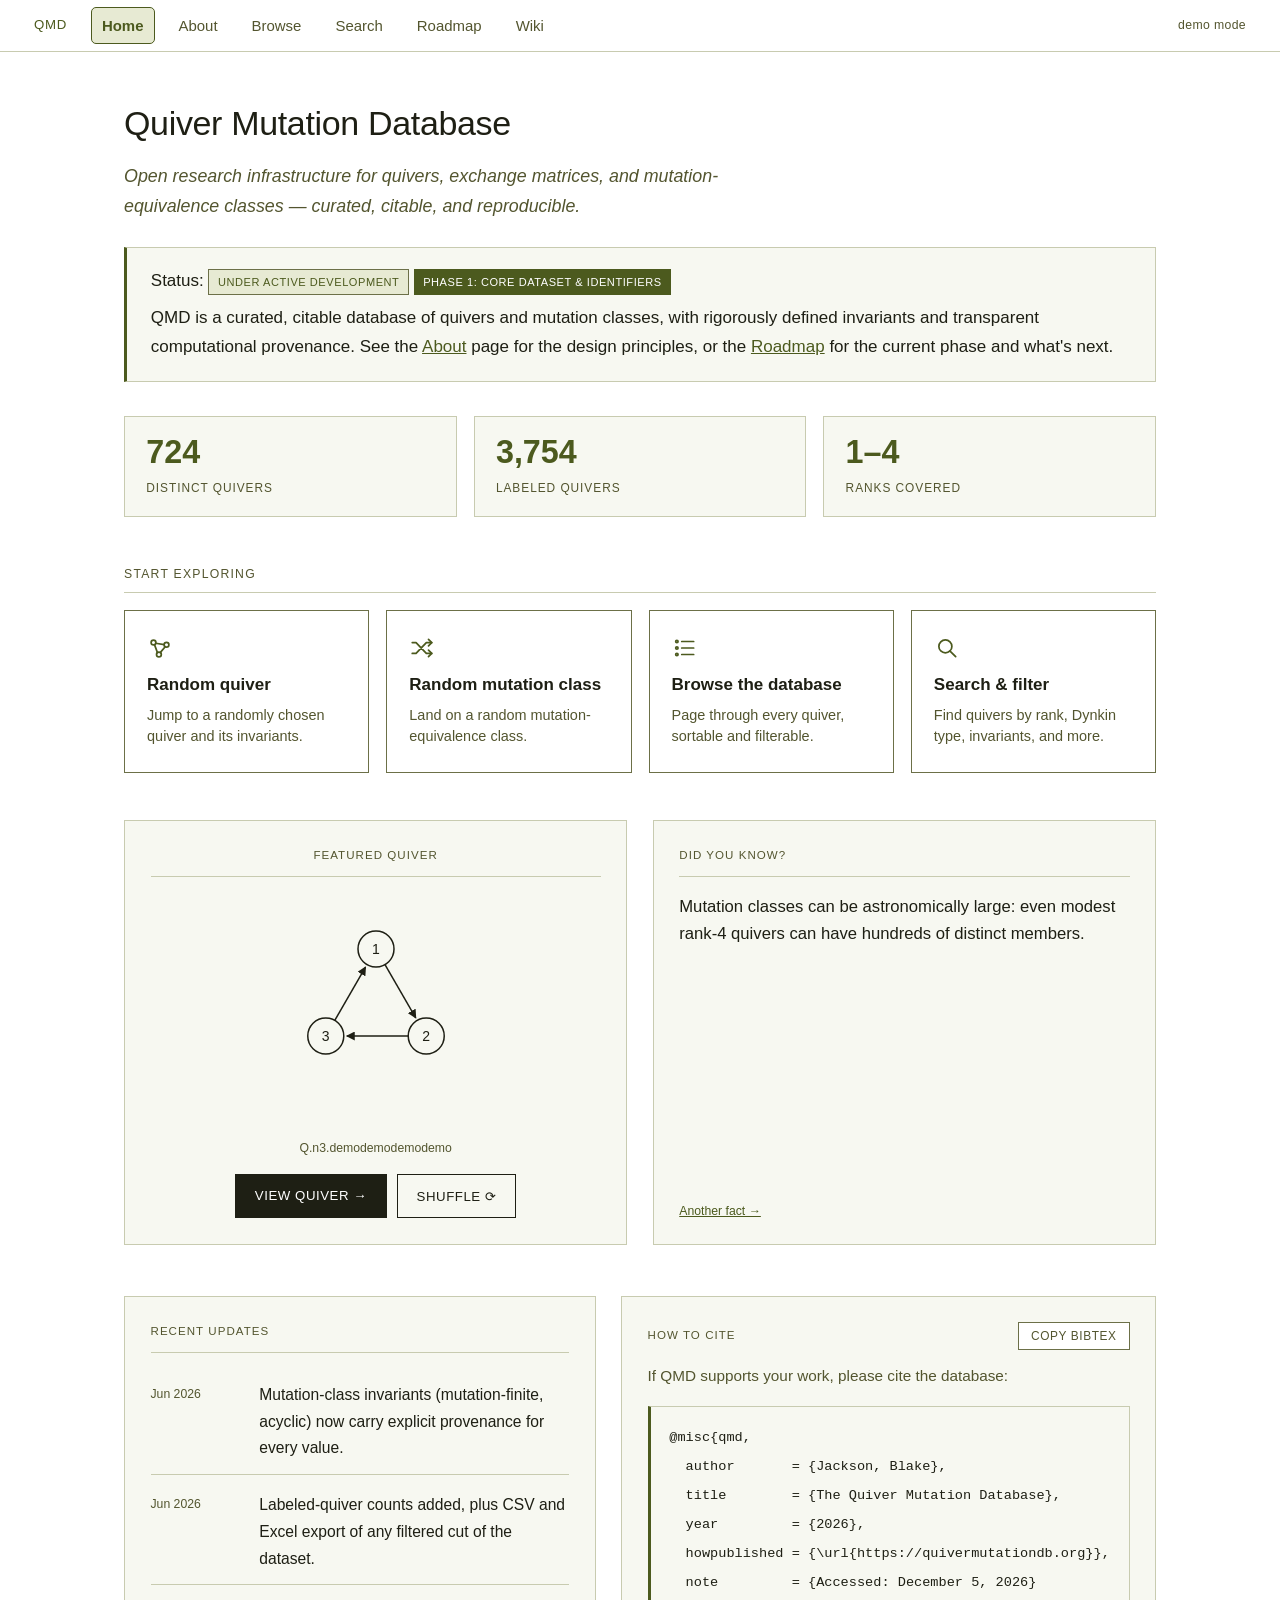
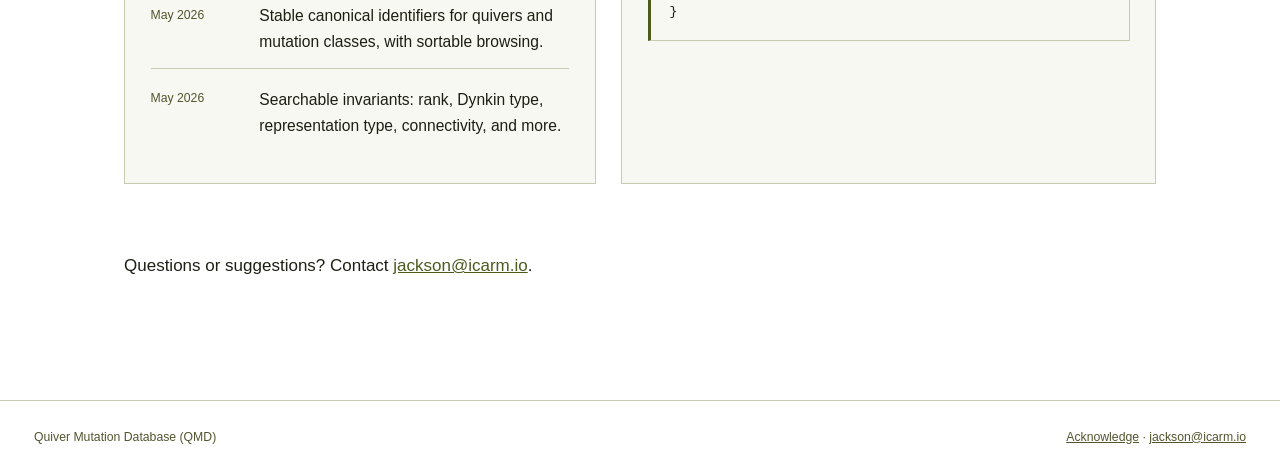
<file: index.html>
<!doctype html>
<html lang="en">
<head>
  <meta charset="utf-8" />
  <meta name="viewport" content="width=device-width, initial-scale=1" />
  <title>Quiver Mutation Database (QMD)</title>

  <!-- Google tag (gtag.js) -->
  <script async src="https://www.googletagmanager.com/gtag/js?id=G-J4QG6T5TE5"></script>
  <script>
    window.dataLayer = window.dataLayer || [];
    function gtag(){dataLayer.push(arguments);}
    gtag('js', new Date());
    gtag('config', 'G-J4QG6T5TE5');
  </script>

  <link rel="stylesheet" href="/style.css" />
</head>
<body>
<a class="skip-link" href="#main">Skip to main content</a>

<nav>
  <a href="/" class="brand">QMD</a>
  <a href="/" class="active">Home</a>
  <a href="/about.html">About</a>
  <a href="/browse.html">Browse</a>
  <a href="/search.html">Search</a>
  <a href="/roadmap.html">Roadmap</a>
  <a href="/wiki.html">Wiki</a>
  <div class="spacer"></div>
  <span class="status" id="api-status">connecting…</span>
</nav>

<main class="page-wide" id="main">

  <h1>Quiver Mutation Database</h1>
  <p class="hero-tag">
    Open research infrastructure for quivers, exchange matrices, and
    mutation-equivalence classes — curated, citable, and reproducible.
  </p>

  <div class="status-box">
    <p>
      <strong>Status:</strong>
      <span class="badge badge-dev">Under active development</span>
      <span class="badge badge-closed">Phase 1: Core dataset &amp; identifiers</span>
    </p>
    <p>
      QMD is a curated, citable database of quivers and mutation classes, with
      rigorously defined invariants and transparent computational provenance.
      See the <a href="/about.html">About</a> page for the design principles, or
      the <a href="/roadmap.html">Roadmap</a> for the current phase and what's next.
    </p>
  </div>

  <!-- Live stats -->
  <div class="home-stats" id="home-stats">
    <div class="stat-card">
      <div class="num" id="stat-distinct">—</div>
      <div class="lbl">Distinct quivers</div>
    </div>
    <div class="stat-card">
      <div class="num" id="stat-labeled">—</div>
      <div class="lbl">Labeled quivers</div>
    </div>
    <div class="stat-card">
      <div class="num">1&ndash;4</div>
      <div class="lbl">Ranks covered</div>
    </div>
  </div>

  <!-- Explore -->
  <h2 class="home-h">Start exploring</h2>
  <div class="action-grid">
    <button type="button" class="action-card" id="random-quiver">
      <svg class="ac-icon" viewBox="0 0 24 24" fill="none" stroke="currentColor" stroke-width="1.6" stroke-linecap="round" stroke-linejoin="round" aria-hidden="true">
        <circle cx="6" cy="7" r="2.2"/><circle cx="18" cy="9" r="2.2"/><circle cx="11" cy="18" r="2.2"/>
        <path d="M8 7.6l7.8 1.2M16.8 10.8l-4.2 5M9.6 16.2L7 9.1"/>
      </svg>
      <span class="ac-title">Random quiver</span>
      <span class="ac-desc">Jump to a randomly chosen quiver and its invariants.</span>
    </button>
    <button type="button" class="action-card" id="random-class">
      <svg class="ac-icon" viewBox="0 0 24 24" fill="none" stroke="currentColor" stroke-width="1.6" stroke-linecap="round" stroke-linejoin="round" aria-hidden="true">
        <path d="M3 7h3.5l9.5 10H21M3 17h3.5l9.5-10H21"/>
        <path d="M18 4l3 3-3 3M18 14l3 3-3 3"/>
      </svg>
      <span class="ac-title">Random mutation class</span>
      <span class="ac-desc">Land on a random mutation-equivalence class.</span>
    </button>
    <a class="action-card" href="/browse.html">
      <svg class="ac-icon" viewBox="0 0 24 24" fill="none" stroke="currentColor" stroke-width="1.6" stroke-linecap="round" stroke-linejoin="round" aria-hidden="true">
        <path d="M9 6h11M9 12h11M9 18h11"/>
        <circle cx="4.5" cy="6" r="1.1"/><circle cx="4.5" cy="12" r="1.1"/><circle cx="4.5" cy="18" r="1.1"/>
      </svg>
      <span class="ac-title">Browse the database</span>
      <span class="ac-desc">Page through every quiver, sortable and filterable.</span>
    </a>
    <a class="action-card" href="/search.html">
      <svg class="ac-icon" viewBox="0 0 24 24" fill="none" stroke="currentColor" stroke-width="1.6" stroke-linecap="round" stroke-linejoin="round" aria-hidden="true">
        <circle cx="10.5" cy="10.5" r="6"/><path d="M20 20l-5.2-5.2"/>
      </svg>
      <span class="ac-title">Search &amp; filter</span>
      <span class="ac-desc">Find quivers by rank, Dynkin type, invariants, and more.</span>
    </a>
  </div>

  <div class="two-col" style="margin-top:2.75rem">
    <!-- Featured quiver -->
    <div class="card featured-quiver">
      <div class="card-label">Featured quiver</div>
      <div class="quiver-figure" id="featured-figure">
        <div class="state-msg" style="padding:2rem"><div class="spinner"></div></div>
      </div>
      <div class="featured-id" id="featured-id">&nbsp;</div>
      <div class="featured-actions">
        <a class="btn" id="featured-link" href="#">View quiver →</a>
        <button type="button" class="btn btn-ghost" id="featured-shuffle">Shuffle ⟳</button>
      </div>
    </div>

    <!-- Did you know -->
    <div class="card card-flex">
      <div class="card-label">Did you know?</div>
      <p class="fact-text" id="fact-text"></p>
      <button type="button" class="fact-next" id="fact-next">Another fact →</button>
    </div>
  </div>

  <div class="two-col">
    <!-- Recent updates -->
    <div class="card">
      <div class="card-label">Recent updates</div>
      <ul class="update-list">
        <li>
          <span class="when">Jun 2026</span>
          <span>Mutation-class invariants (mutation-finite, acyclic) now carry explicit provenance for every value.</span>
        </li>
        <li>
          <span class="when">Jun 2026</span>
          <span>Labeled-quiver counts added, plus CSV and Excel export of any filtered cut of the dataset.</span>
        </li>
        <li>
          <span class="when">May 2026</span>
          <span>Stable canonical identifiers for quivers and mutation classes, with sortable browsing.</span>
        </li>
        <li>
          <span class="when">May 2026</span>
          <span>Searchable invariants: rank, Dynkin type, representation type, connectivity, and more.</span>
        </li>
      </ul>
    </div>

    <!-- How to cite -->
    <div class="card">
      <div class="cite-head">
        <div class="card-label" style="margin:0;border:none;padding:0">How to cite</div>
        <button type="button" class="copy-btn" id="copy-cite">Copy BibTeX</button>
      </div>
      <p style="font-size:0.9rem;color:var(--ink-light);margin-bottom:0.9rem">
        If QMD supports your work, please cite the database:
      </p>
      <div class="code-block"><code id="cite-bibtex">@misc{qmd,
  author       = {Jackson, Blake},
  title        = {The Quiver Mutation Database},
  year         = {2026},
  howpublished = {\url{https://quivermutationdb.org}},
  note         = {Accessed: <span id="cite-date">2026</span>}
}</code></div>
    </div>
  </div>

  <p style="margin-top:2.5rem">
    Questions or suggestions? Contact
    <a href="mailto:jackson@icarm.io">jackson@icarm.io</a>.
  </p>

</main>

<footer>
  <span>Quiver Mutation Database (QMD)</span>
  <span><a href="/acknowledge.html">Acknowledge</a> &middot; <a href="mailto:jackson@icarm.io">jackson@icarm.io</a></span>
</footer>

<script src="/quiver-draw.js"></script>
<script>
const API = 'https://api.quivermutationdb.org';

// ----- "Did you know" facts (rotated) ----------------------------------
const FACTS = [
  "Quiver mutation is an involution: mutating at the same vertex twice returns the original quiver.",
  "Quivers of finite mutation type are classified — they're either rank 2, of Dynkin or affine type, or one of a handful of exceptional families.",
  "Fomin and Zelevinsky introduced quiver (matrix) mutation in 2002 as the engine behind cluster algebras.",
  "Two quivers are mutation-equivalent if one can be reached from the other by a finite sequence of mutations.",
  "An acyclic quiver of Dynkin type A, D, or E generates a cluster algebra of finite type — only finitely many seeds.",
  "Markov quivers (three vertices, all edges doubled) are the smallest connected quivers of infinite mutation type.",
  "A quiver's exchange matrix is skew-symmetric, so its mutation class is determined entirely by the upper triangle.",
  "Mutation classes can be astronomically large: even modest rank-4 quivers can have hundreds of distinct members.",
];

function showFact(i) {
  document.getElementById('fact-text').textContent = FACTS[i % FACTS.length];
}
let factIdx = Math.floor(Math.random() * FACTS.length);
showFact(factIdx);
document.getElementById('fact-next').addEventListener('click', () => showFact(++factIdx));

// ----- Citation copy ---------------------------------------------------
(function () {
  const now = new Date();
  const stamp = now.toLocaleDateString('en-US', { year: 'numeric', month: 'long', day: 'numeric' });
  document.getElementById('cite-date').textContent = stamp;
  document.getElementById('copy-cite').addEventListener('click', async (e) => {
    const btn = e.currentTarget;
    try {
      await navigator.clipboard.writeText(document.getElementById('cite-bibtex').textContent);
      const old = btn.textContent;
      btn.textContent = 'Copied ✓';
      setTimeout(() => { btn.textContent = old; }, 1600);
    } catch (_) {
      btn.textContent = 'Copy failed';
    }
  });
})();

// ----- Live data: stats, featured quiver, random navigation ------------
const status = document.getElementById('api-status');
let total = 0;                       // distinct-quiver count, for random offsets

const DEMO_MATRIX = [[0, 1, -1], [-1, 0, 1], [1, -1, 0]];
function demoItem() {
  return {
    qmd_id: 'Q.n3.demodemodemodemo',
    mc_id: 'MC.n3.demodemodemodemo',
    exchange_matrix: DEMO_MATRIX,
    num_vertices: 3,
  };
}

// Fetch one quiver at a (random) offset. Falls back to synthetic demo data.
async function fetchQuiverAt(offset) {
  try {
    const res = await fetch(`${API}/quivers?limit=1&offset=${offset}`);
    if (!res.ok) throw new Error(`HTTP ${res.status}`);
    const data = await res.json();
    if (total === 0 && data.total) total = data.total;
    status.textContent = 'connected';
    if (data.distinct_total != null) {
      document.getElementById('stat-distinct').textContent = data.distinct_total.toLocaleString();
    }
    if (data.labeled_total != null) {
      document.getElementById('stat-labeled').textContent = data.labeled_total.toLocaleString();
    }
    return (data.items && data.items[0]) || demoItem();
  } catch (e) {
    status.textContent = 'demo mode';
    document.getElementById('stat-distinct').textContent = '724';
    document.getElementById('stat-labeled').textContent = '3,754';
    return demoItem();
  }
}

const randOffset = () => (total > 0 ? Math.floor(Math.random() * total) : 0);

function drawFeatured(item) {
  const fig = document.getElementById('featured-figure');
  fig.innerHTML = '';
  if (item.exchange_matrix && window.renderQuiver) {
    fig.appendChild(renderQuiver(item.exchange_matrix, { size: 200 }));
  } else {
    fig.innerHTML = '<div class="state-msg">No diagram</div>';
  }
  document.getElementById('featured-id').textContent = item.qmd_id;
  document.getElementById('featured-link').href =
    `/quiver.html?id=${encodeURIComponent(item.qmd_id)}`;
}

async function loadFeatured() {
  const fig = document.getElementById('featured-figure');
  fig.innerHTML = '<div class="state-msg" style="padding:2rem"><div class="spinner"></div></div>';
  drawFeatured(await fetchQuiverAt(randOffset()));
}

document.getElementById('featured-shuffle').addEventListener('click', loadFeatured);

// Random-navigation buttons: fetch a fresh random quiver, then go to its page.
async function goRandom(key, page) {
  const btn = key === 'qmd_id' ? document.getElementById('random-quiver')
                               : document.getElementById('random-class');
  btn.style.opacity = '0.6';
  const item = await fetchQuiverAt(randOffset());
  location.href = `/${page}?id=${encodeURIComponent(item[key])}`;
}
document.getElementById('random-quiver').addEventListener('click', () => goRandom('qmd_id', 'quiver.html'));
document.getElementById('random-class').addEventListener('click', () => goRandom('mc_id', 'class.html'));

// Initial load: one request to seed `total` + stats, then draw a random
// featured quiver (so it isn't always the trivial offset-0 quiver).
(async () => {
  await fetchQuiverAt(0);   // learns total + populates the stat cards
  await loadFeatured();     // now `total` is known, so this is genuinely random
})();
</script>

</body>
</html>
</content>
</invoke>
</file>
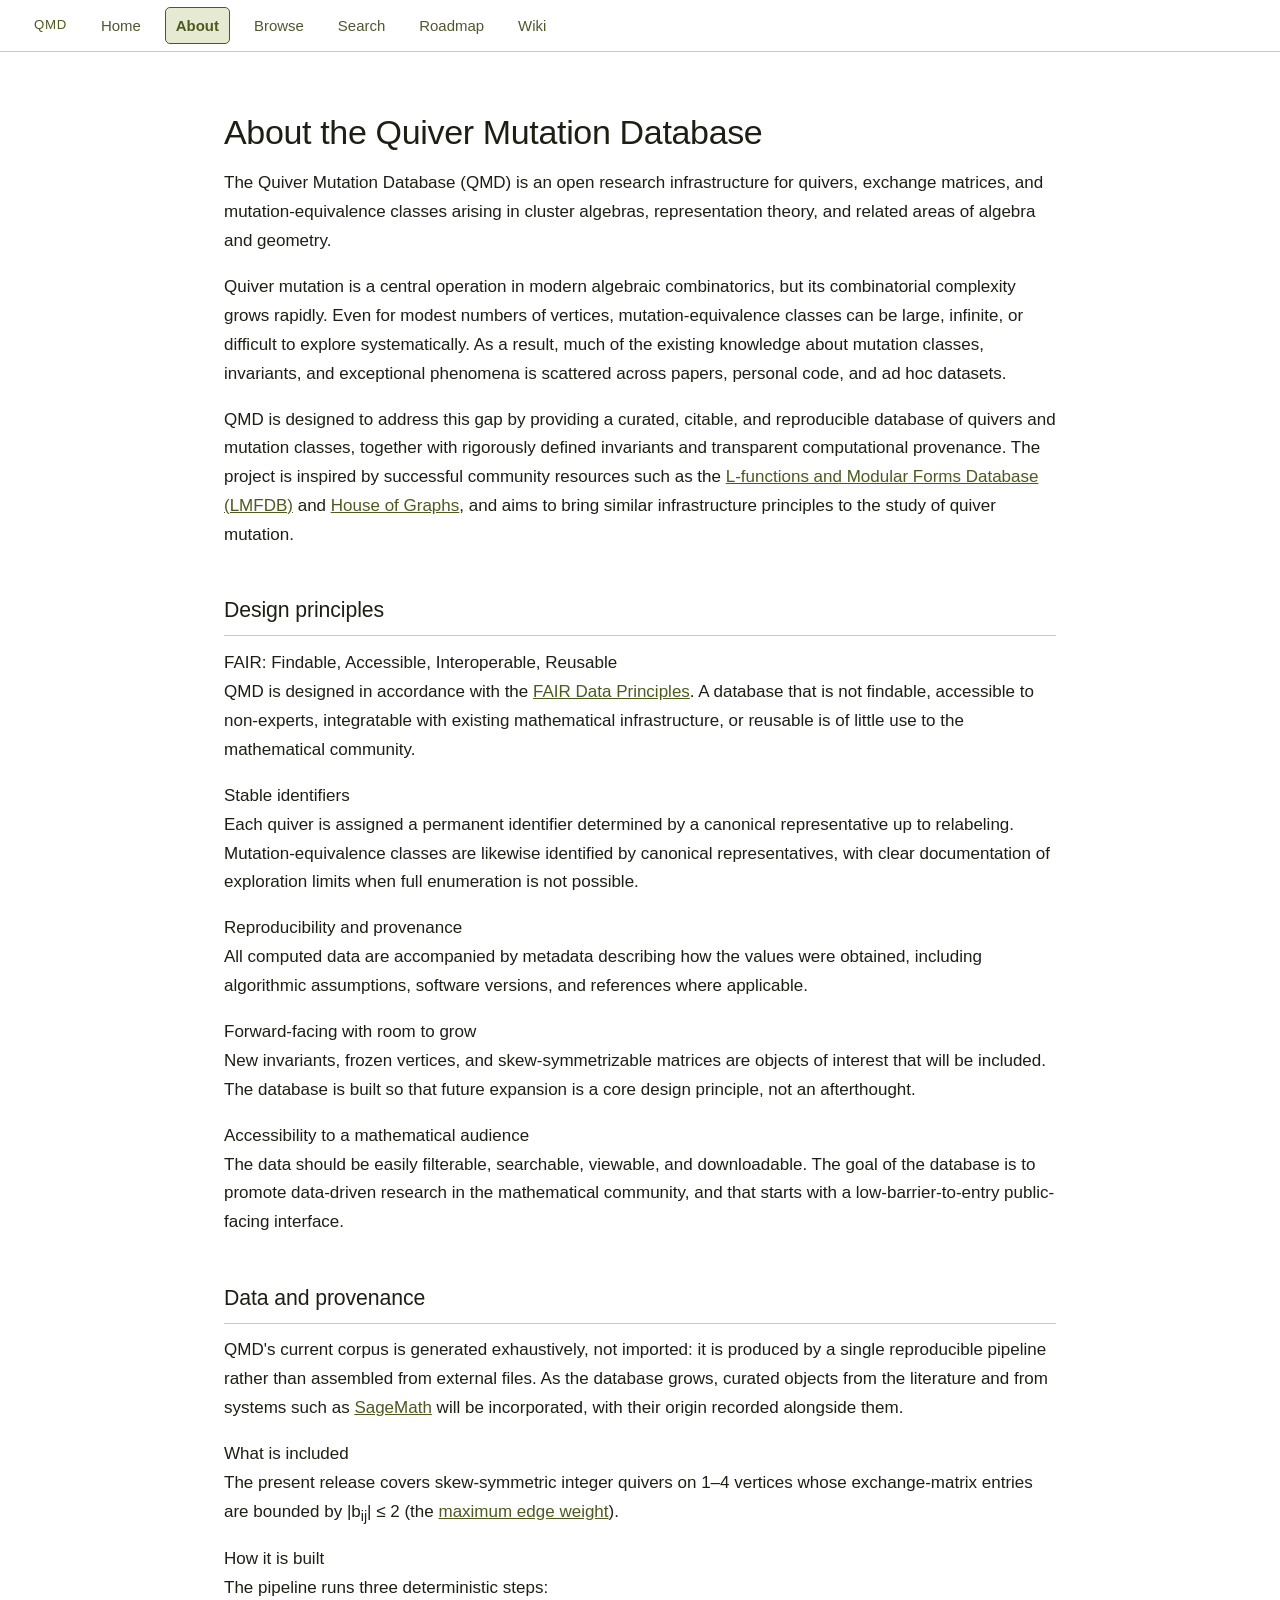
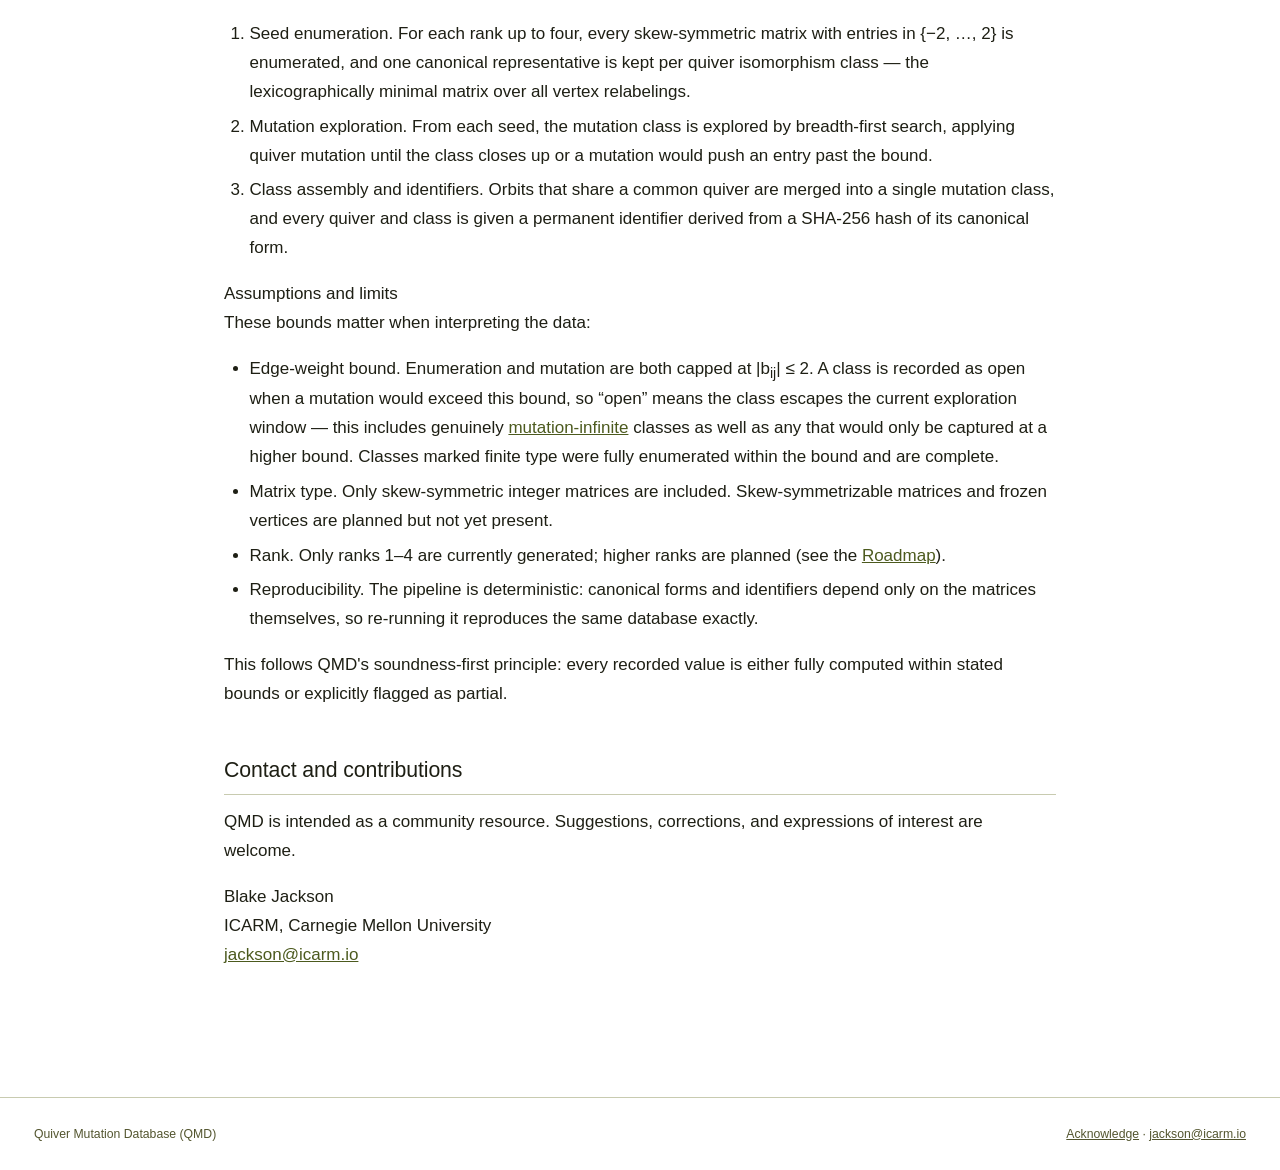
<file: about.html>
<!doctype html>
<html lang="en">
<head>
  <meta charset="utf-8" />
  <meta name="viewport" content="width=device-width, initial-scale=1" />
  <title>About — QMD</title>

  <!-- Google tag (gtag.js) -->
  <script async src="https://www.googletagmanager.com/gtag/js?id=G-J4QG6T5TE5"></script>
  <script>
    window.dataLayer = window.dataLayer || [];
    function gtag(){dataLayer.push(arguments);}
    gtag('js', new Date());
    gtag('config', 'G-J4QG6T5TE5');
  </script>

  <link rel="stylesheet" href="/style.css" />
</head>
<body>
<a class="skip-link" href="#main">Skip to main content</a>

<nav>
  <a href="/" class="brand">QMD</a>
  <a href="/">Home</a>
  <a href="/about.html" class="active">About</a>
  <a href="/browse.html">Browse</a>
  <a href="/search.html">Search</a>
  <a href="/roadmap.html">Roadmap</a>
  <a href="/wiki.html">Wiki</a>
</nav>

<main class="page" id="main">

  <h1>About the Quiver Mutation Database</h1>

  <p>
    The <strong>Quiver Mutation Database (QMD)</strong> is an open research
    infrastructure for quivers, exchange matrices, and mutation-equivalence
    classes arising in cluster algebras, representation theory, and related
    areas of algebra and geometry.
  </p>

  <p>
    Quiver mutation is a central operation in modern algebraic combinatorics,
    but its combinatorial complexity grows rapidly. Even for modest numbers
    of vertices, mutation-equivalence classes can be large, infinite, or
    difficult to explore systematically. As a result, much of the existing
    knowledge about mutation classes, invariants, and exceptional phenomena
    is scattered across papers, personal code, and ad hoc datasets.
  </p>

  <p>
    QMD is designed to address this gap by providing a curated, citable, and
    reproducible database of quivers and mutation classes, together with
    rigorously defined invariants and transparent computational provenance.
    The project is inspired by successful community resources such as the
    <a href="https://www.lmfdb.org/">L-functions and Modular Forms Database (LMFDB)</a>
    and <a href="https://houseofgraphs.org/">House of Graphs</a>,
    and aims to bring similar infrastructure principles to the study of quiver mutation.
  </p>

  <h2>Design principles</h2>

  <p><strong>FAIR: Findable, Accessible, Interoperable, Reusable</strong><br />
  QMD is designed in accordance with the
  <a href="https://www.nature.com/articles/sdata201618">FAIR Data Principles</a>.
  A database that is not findable, accessible to non-experts, integratable with existing
  mathematical infrastructure, or reusable is of little use to the mathematical community.
  </p>

  <p><strong>Stable identifiers</strong><br />
  Each quiver is assigned a permanent identifier determined by a canonical
  representative up to relabeling. Mutation-equivalence classes are
  likewise identified by canonical representatives, with clear documentation
  of exploration limits when full enumeration is not possible.
  </p>

  <p><strong>Reproducibility and provenance</strong><br />
  All computed data are accompanied by metadata describing how the values
  were obtained, including algorithmic assumptions, software versions,
  and references where applicable.
  </p>

  <p><strong>Forward-facing with room to grow</strong><br />
  New invariants, frozen vertices, and skew-symmetrizable matrices are
  objects of interest that will be included. The database is built so that
  future expansion is a core design principle, not an afterthought.
  </p>

  <p><strong>Accessibility to a mathematical audience</strong><br />
  The data should be easily filterable, searchable, viewable, and downloadable.
  The goal of the database is to promote data-driven research in the mathematical
  community, and that starts with a low-barrier-to-entry public-facing interface.
  </p>

  <h2>Data and provenance</h2>

  <p>
    QMD's current corpus is <strong>generated exhaustively, not imported</strong>:
    it is produced by a single reproducible pipeline rather than assembled from
    external files. As the database grows, curated objects from the literature and
    from systems such as <a href="https://www.sagemath.org/">SageMath</a> will be
    incorporated, with their origin recorded alongside them.
  </p>

  <p><strong>What is included</strong><br />
  The present release covers skew-symmetric integer quivers on
  <strong>1&ndash;4 vertices</strong> whose exchange-matrix entries are bounded by
  <strong>|b<sub>ij</sub>|&nbsp;&le;&nbsp;2</strong>
  (the <a href="/wiki.html#max-edge">maximum edge weight</a>).
  </p>

  <p><strong>How it is built</strong><br />
  The pipeline runs three deterministic steps:
  </p>
  <ol>
    <li><strong>Seed enumeration.</strong> For each rank up to four, every
    skew-symmetric matrix with entries in {&minus;2,&nbsp;&hellip;,&nbsp;2} is
    enumerated, and one canonical representative is kept per quiver isomorphism
    class &mdash; the lexicographically minimal matrix over all vertex
    relabelings.</li>
    <li><strong>Mutation exploration.</strong> From each seed, the mutation class
    is explored by breadth-first search, applying quiver mutation until the class
    closes up or a mutation would push an entry past the bound.</li>
    <li><strong>Class assembly and identifiers.</strong> Orbits that share a
    common quiver are merged into a single mutation class, and every quiver and
    class is given a permanent identifier derived from a SHA-256 hash of its
    canonical form.</li>
  </ol>

  <p><strong>Assumptions and limits</strong><br />
  These bounds matter when interpreting the data:
  </p>
  <ul>
    <li><strong>Edge-weight bound.</strong> Enumeration and mutation are both
    capped at |b<sub>ij</sub>|&nbsp;&le;&nbsp;2. A class is recorded as
    <strong>open</strong> when a mutation would exceed this bound, so
    &ldquo;open&rdquo; means the class escapes the current exploration window
    &mdash; this includes genuinely
    <a href="/wiki.html#mutation-finite">mutation-infinite</a> classes as well as
    any that would only be captured at a higher bound. Classes marked
    <strong>finite type</strong> were fully enumerated within the bound and are
    complete.</li>
    <li><strong>Matrix type.</strong> Only skew-symmetric integer matrices are
    included. Skew-symmetrizable matrices and frozen vertices are planned but not
    yet present.</li>
    <li><strong>Rank.</strong> Only ranks 1&ndash;4 are currently generated;
    higher ranks are planned (see the <a href="/roadmap.html">Roadmap</a>).</li>
    <li><strong>Reproducibility.</strong> The pipeline is deterministic: canonical
    forms and identifiers depend only on the matrices themselves, so re-running it
    reproduces the same database exactly.</li>
  </ul>

  <p>
    This follows QMD's soundness-first principle: every recorded value is either
    fully computed within stated bounds or explicitly flagged as partial.
  </p>

  <h2>Contact and contributions</h2>

  <p>
    QMD is intended as a community resource. Suggestions, corrections, and
    expressions of interest are welcome.
  </p>

  <p>
    <strong>Blake Jackson</strong><br />
    ICARM, Carnegie Mellon University<br />
    <a href="mailto:jackson@icarm.io">jackson@icarm.io</a>
  </p>

</main>

<footer>
  <span>Quiver Mutation Database (QMD)</span>
  <span><a href="/acknowledge.html">Acknowledge</a> &middot; <a href="mailto:jackson@icarm.io">jackson@icarm.io</a></span>
</footer>

</body>
</html>
</file>
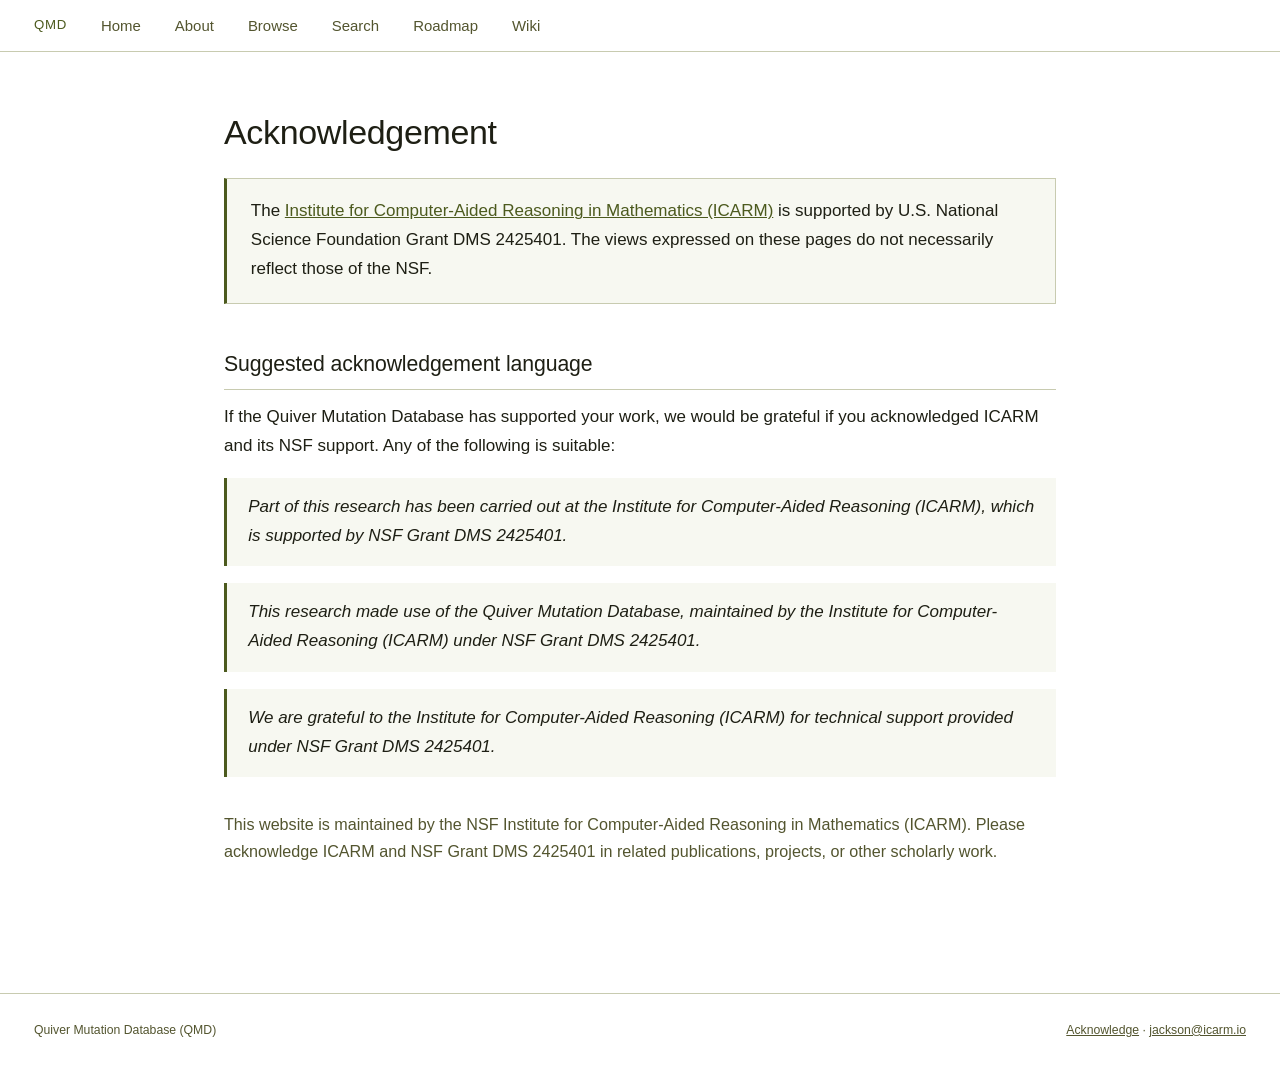
<file: acknowledge.html>
<!doctype html>
<html lang="en">
<head>
  <meta charset="utf-8" />
  <meta name="viewport" content="width=device-width, initial-scale=1" />
  <title>Acknowledgement — QMD</title>

  <!-- Google tag (gtag.js) -->
  <script async src="https://www.googletagmanager.com/gtag/js?id=G-J4QG6T5TE5"></script>
  <script>
    window.dataLayer = window.dataLayer || [];
    function gtag(){dataLayer.push(arguments);}
    gtag('js', new Date());
    gtag('config', 'G-J4QG6T5TE5');
  </script>

  <link rel="stylesheet" href="/style.css" />
</head>
<body>
<a class="skip-link" href="#main">Skip to main content</a>

<nav>
  <a href="/" class="brand">QMD</a>
  <a href="/">Home</a>
  <a href="/about.html">About</a>
  <a href="/browse.html">Browse</a>
  <a href="/search.html">Search</a>
  <a href="/roadmap.html">Roadmap</a>
  <a href="/wiki.html">Wiki</a>
</nav>

<main class="page" id="main">

  <h1>Acknowledgement</h1>

  <div class="status-box">
    <p>
      The <a href="https://icarm.io">Institute for Computer-Aided Reasoning in
      Mathematics (ICARM)</a> is supported by U.S. National Science Foundation
      Grant DMS 2425401. The views expressed on these pages do not necessarily
      reflect those of the NSF.
    </p>
  </div>

  <h2>Suggested acknowledgement language</h2>
  <p>
    If the Quiver Mutation Database has supported your work, we would be grateful
    if you acknowledged ICARM and its NSF support. Any of the following is
    suitable:
  </p>

  <blockquote class="ack-quote">Part of this research has been carried out at the Institute for Computer-Aided Reasoning (ICARM), which is supported by NSF Grant DMS 2425401.</blockquote>
  <blockquote class="ack-quote">This research made use of the Quiver Mutation Database, maintained by the Institute for Computer-Aided Reasoning (ICARM) under NSF Grant DMS 2425401.</blockquote>
  <blockquote class="ack-quote">We are grateful to the Institute for Computer-Aided Reasoning (ICARM) for technical support provided under NSF Grant DMS 2425401.</blockquote>

  <p class="ack-note">
    This website is maintained by the NSF Institute for Computer-Aided Reasoning
    in Mathematics (ICARM). Please acknowledge ICARM and NSF Grant DMS 2425401 in
    related publications, projects, or other scholarly work.
  </p>

</main>

<footer>
  <span>Quiver Mutation Database (QMD)</span>
  <span><a href="/acknowledge.html">Acknowledge</a> &middot; <a href="mailto:jackson@icarm.io">jackson@icarm.io</a></span>
</footer>

</body>
</html>
</content>
</file>
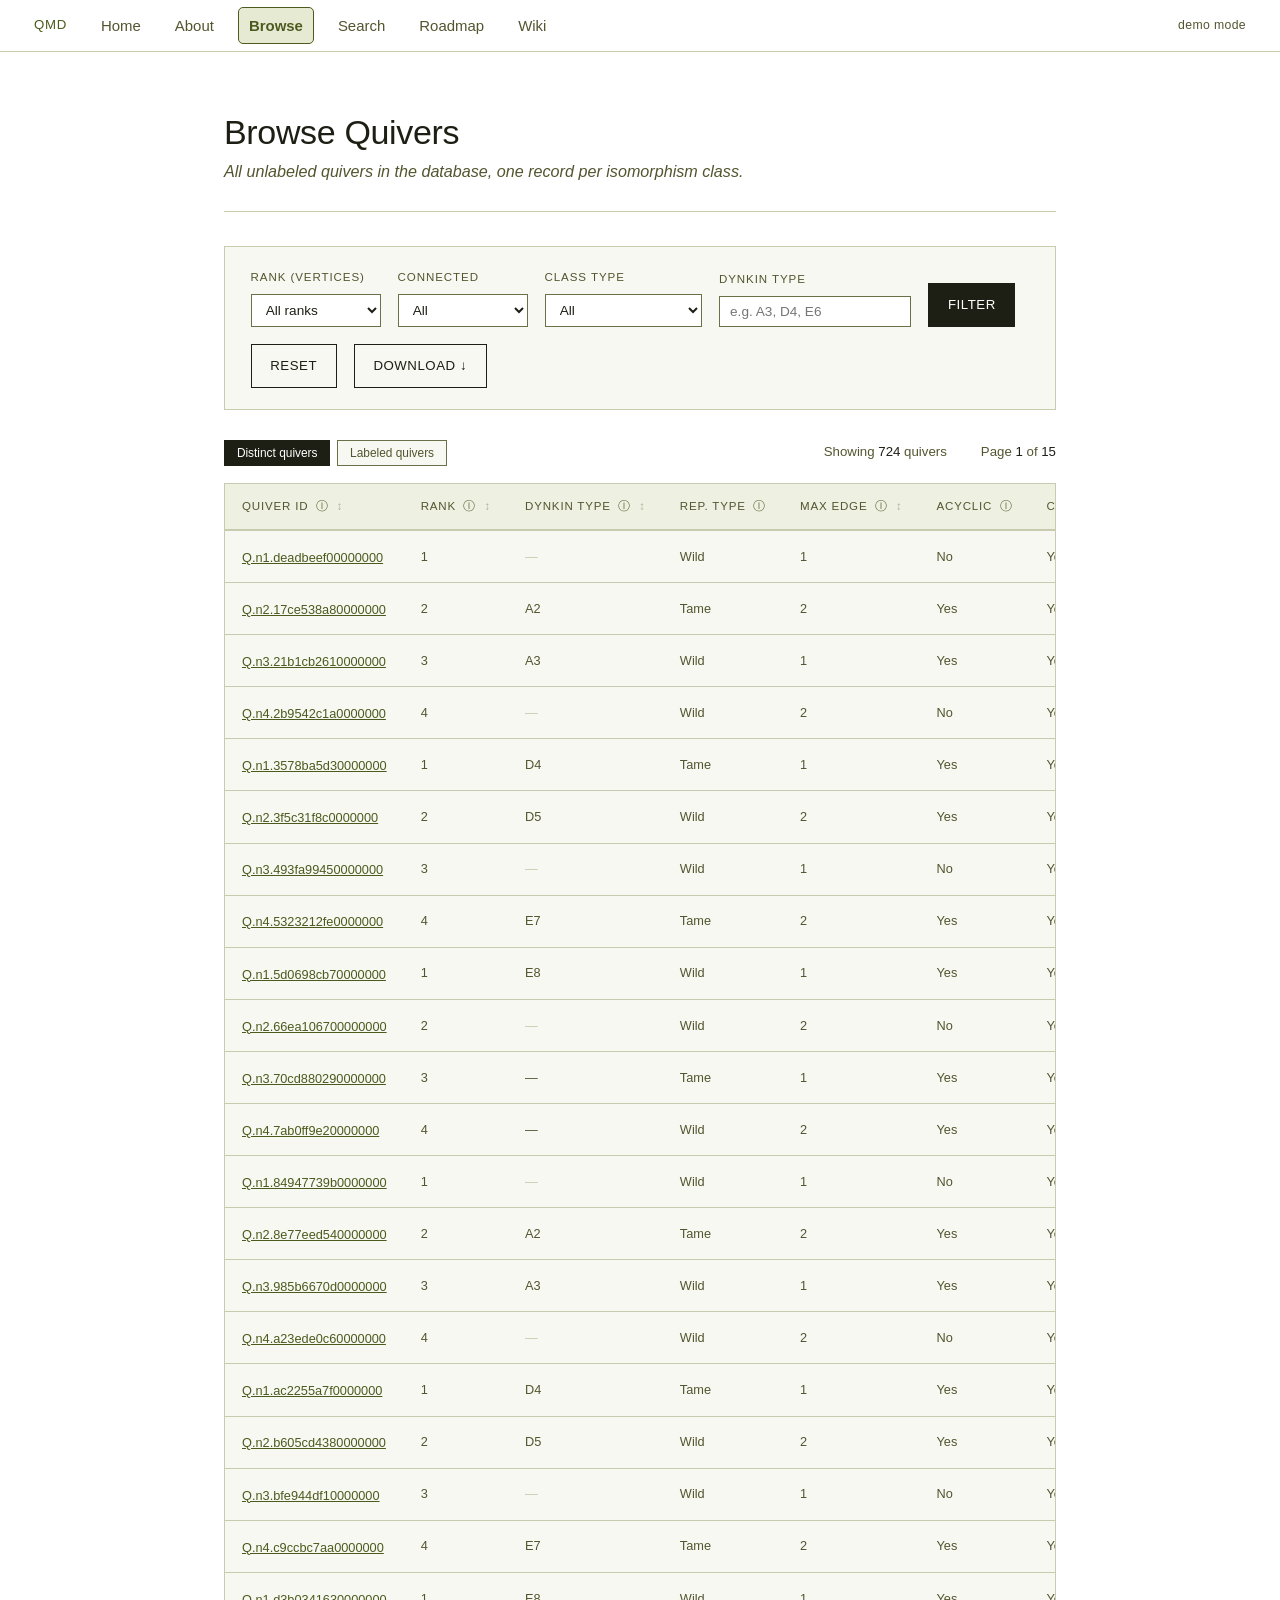
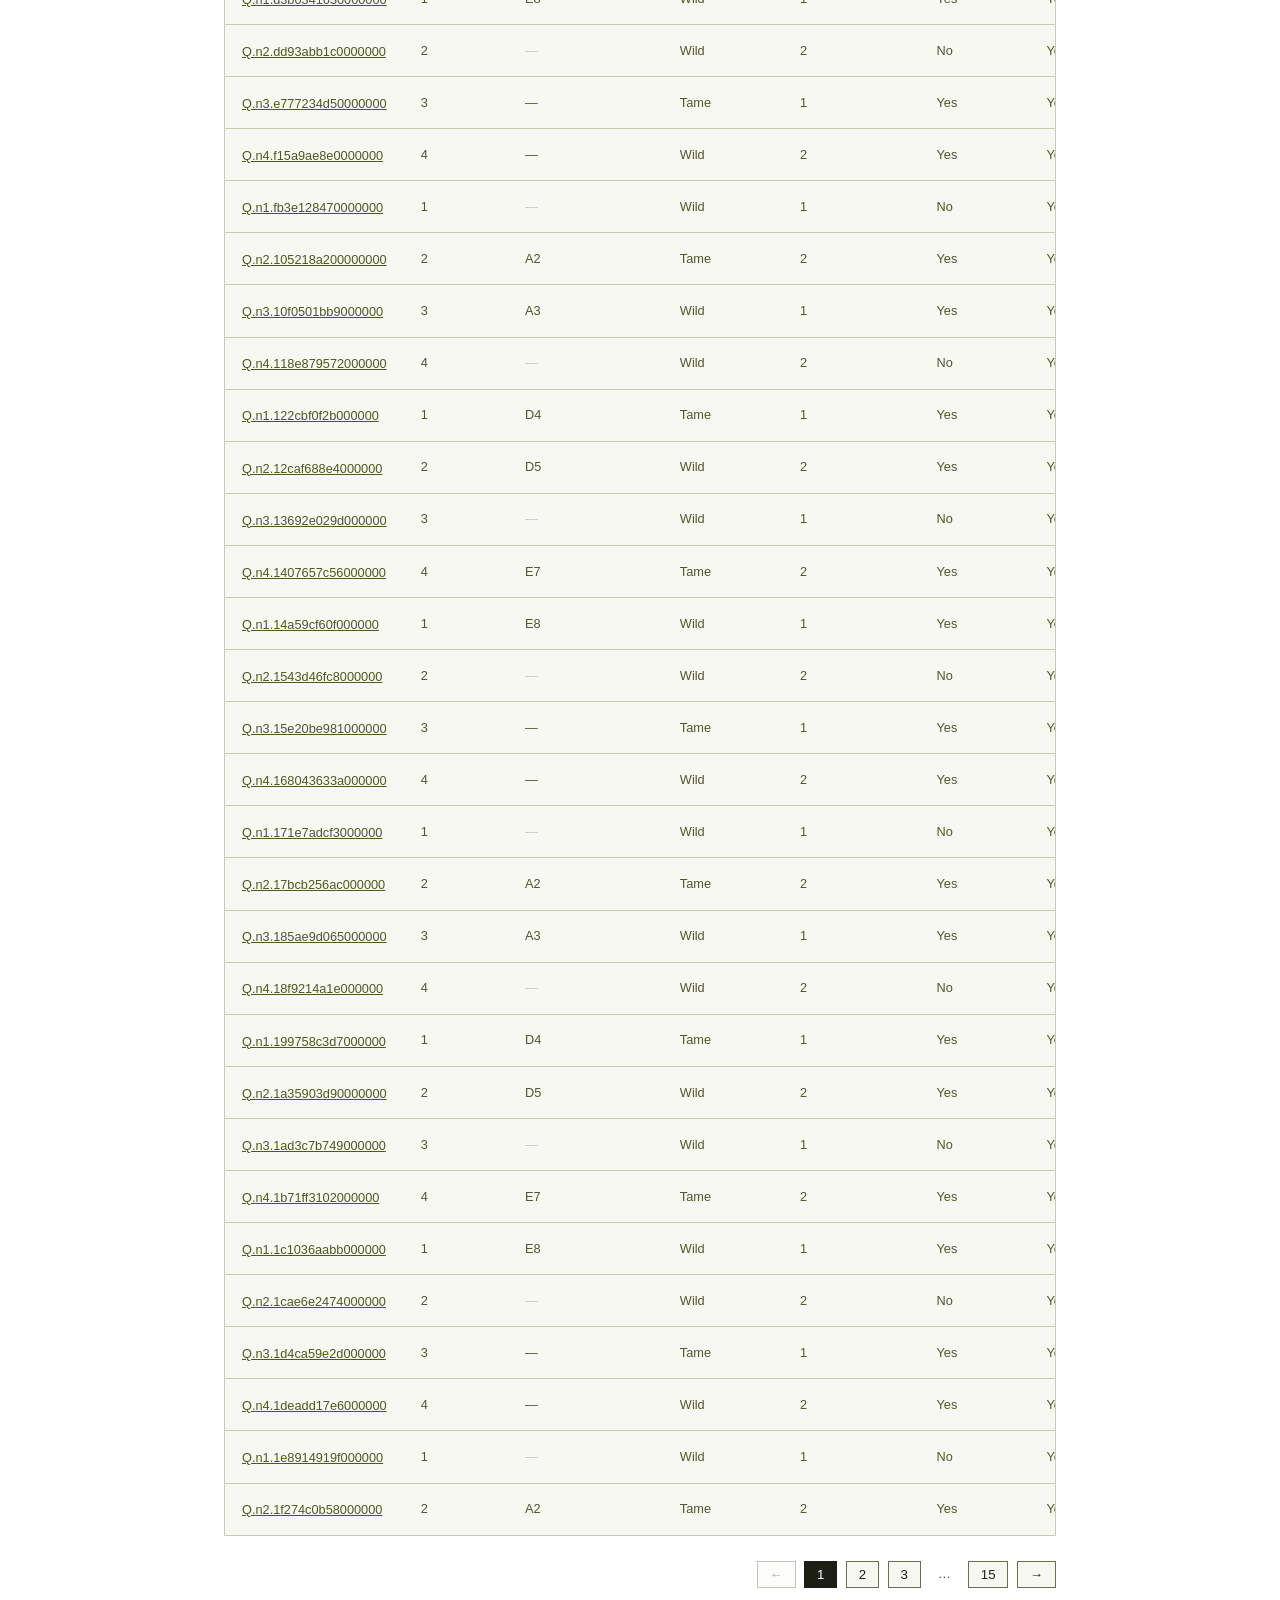
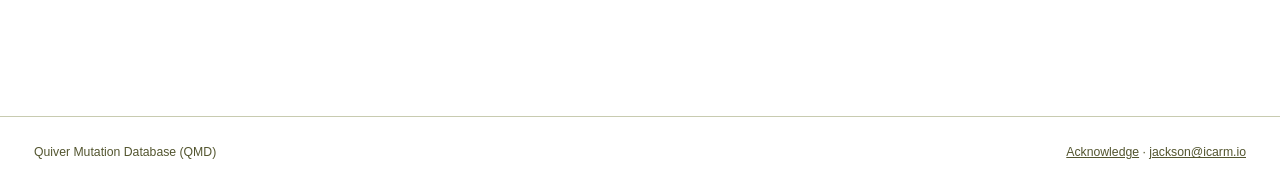
<file: browse.html>
<!DOCTYPE html>
<html lang="en">
<head>
<meta charset="UTF-8">
<meta name="viewport" content="width=device-width, initial-scale=1.0">
<title>Browse Quivers — QMD</title>
  <!-- Google tag (gtag.js) -->
  <script async src="https://www.googletagmanager.com/gtag/js?id=G-J4QG6T5TE5"></script>
  <script>
    window.dataLayer = window.dataLayer || [];
    function gtag(){dataLayer.push(arguments);}
    gtag('js', new Date());
    gtag('config', 'G-J4QG6T5TE5');
  </script>

  <link rel="stylesheet" href="/style.css" />
</head>
<body>
<a class="skip-link" href="#main">Skip to main content</a>

<nav>
  <a href="/" class="brand">QMD</a>
  <a href="/">Home</a>
  <a href="/about.html">About</a>
  <a href="/browse.html" class="active">Browse</a>
  <a href="/search.html">Search</a>
  <a href="/roadmap.html">Roadmap</a>
  <a href="/wiki.html">Wiki</a>
  <div class="spacer"></div>
  <span class="status" id="api-status">connecting…</span>
</nav>

<main class="page" id="main">
  <div class="page-header">
    <h1>Browse Quivers</h1>
    <p>All unlabeled quivers in the database, one record per isomorphism class.</p>
  </div>

  <div class="filters">
    <div class="filter-group">
      <label for="filter-rank">Rank (vertices)</label>
      <select id="filter-rank">
        <option value="">All ranks</option>
        <option value="1">1</option>
        <option value="2">2</option>
        <option value="3">3</option>
        <option value="4">4</option>
      </select>
    </div>
    <div class="filter-group">
      <label for="filter-connected">Connected</label>
      <select id="filter-connected">
        <option value="">All</option>
        <option value="true">Connected</option>
        <option value="false">Disconnected</option>
      </select>
    </div>
    <div class="filter-group">
      <label for="filter-open">Class type</label>
      <select id="filter-open">
        <option value="">All</option>
        <option value="false">Finite type (closed)</option>
        <option value="true">Open (unbounded)</option>
      </select>
    </div>
    <div class="filter-group">
      <label for="filter-dynkin">Dynkin type</label>
      <input type="text" id="filter-dynkin" placeholder="e.g. A3, D4, E6">
    </div>
    <button class="btn" onclick="applyFilters()">Filter</button>
    <button class="btn btn-ghost" onclick="resetFilters()">Reset</button>
    <button class="btn btn-ghost" onclick="openDownload()">Download ↓</button>
  </div>

  <div class="browse-controls">
    <div class="orbit-controls" role="group" aria-label="Quiver view">
      <button class="view-btn active" id="btn-distinct" onclick="setScope('distinct')">Distinct quivers</button>
      <button class="view-btn" id="btn-labeled" onclick="setScope('labelings')">Labeled quivers</button>
    </div>
    <div class="stats-row" id="stats-row" style="display:none">
      <span>Showing <b id="stat-showing">—</b> <span id="stat-noun">quivers</span></span>
      <span>Page <b id="stat-page">—</b> of <b id="stat-pages">—</b></span>
    </div>
  </div>

  <div class="table-wrap">
    <table id="quiver-table">
      <thead>
        <tr>
          <th data-col="qmd_id">Quiver ID <a class="col-info" href="/wiki.html#quiver-id" title="Definition" aria-label="Quiver ID definition">ⓘ</a> <span class="sort-arrow">↕</span></th>
          <th data-col="num_vertices">Rank <a class="col-info" href="/wiki.html#rank" title="Definition" aria-label="Rank definition">ⓘ</a> <span class="sort-arrow">↕</span></th>
          <th data-col="dynkin_type">Dynkin type <a class="col-info" href="/wiki.html#dynkin-type" title="Definition" aria-label="Dynkin type definition">ⓘ</a> <span class="sort-arrow">↕</span></th>
          <th>Rep. type <a class="col-info" href="/wiki.html#representation-type" title="Definition" aria-label="Representation type definition">ⓘ</a></th>
          <th data-col="max_edge">Max edge <a class="col-info" href="/wiki.html#max-edge" title="Definition" aria-label="Max edge definition">ⓘ</a> <span class="sort-arrow">↕</span></th>
          <th>Acyclic <a class="col-info" href="/wiki.html#acyclic" title="Definition" aria-label="Acyclic definition">ⓘ</a></th>
          <th>Connected <a class="col-info" href="/wiki.html#connected" title="Definition" aria-label="Connected definition">ⓘ</a></th>
          <th>Bipartite <a class="col-info" href="/wiki.html#bipartite" title="Definition" aria-label="Bipartite definition">ⓘ</a></th>
          <th data-col="class_type">Class <a class="col-info" href="/wiki.html#mutation-finite" title="Definition" aria-label="Class type definition">ⓘ</a> <span class="sort-arrow">↕</span></th>
          <th data-col="class_size">Mutation class size <a class="col-info" href="/wiki.html#mutation-class-size" title="Definition" aria-label="Mutation class size definition">ⓘ</a> <span class="sort-arrow">↕</span></th>
          <th>Mutation class <a class="col-info" href="/wiki.html#mutation-class" title="Definition" aria-label="Mutation class definition">ⓘ</a></th>
          <th>Matrix <a class="col-info" href="/wiki.html#quiver" title="Definition" aria-label="Exchange matrix definition">ⓘ</a></th>
        </tr>
      </thead>
      <tbody id="table-body">
        <tr><td colspan="12">
          <div class="state-msg">
            <div class="spinner"></div>
            Loading quivers…
          </div>
        </td></tr>
      </tbody>
    </table>
  </div>

  <div class="pagination" id="pagination"></div>
</main>

<script src="/download.js"></script>
<script>
const API = 'https://api.quivermutationdb.org';
const PAGE_SIZE = 50;
let currentPage = 1;
let totalCount = 0;
let distinctTotal = 0;
let labeledTotal = 0;
let scope = 'distinct';            // 'distinct' | 'labelings'
let sortCol = 'num_vertices';
let sortDir = 'asc';
let filters = {};

const DASH = '<span style="color:var(--rule)">—</span>';
const yncell = v => v === true ? 'Yes' : v === false ? 'No' : DASH;

async function fetchQuivers(page = 1) {
  const offset = (page - 1) * PAGE_SIZE;
  const params = new URLSearchParams({
    limit: PAGE_SIZE,
    offset,
    scope,
    sort: sortCol,
    dir: sortDir,
    ...filters,
  });
  // Remove empty params
  for (const [k, v] of [...params.entries()]) {
    if (!v) params.delete(k);
  }

  try {
    const res = await fetch(`${API}/quivers?${params}`);
    if (!res.ok) throw new Error(`HTTP ${res.status}`);
    document.getElementById('api-status').textContent = 'connected';
    return await res.json();
  } catch (e) {
    // Demo mode: generate synthetic data when API isn't live yet
    return demoData(offset);
  }
}

function demoData(offset) {
  // Synthetic rows so the page is useful before the API is live
  const types = ['A','D','E','—'];
  const dynkin = ['A1','A2','A3','A4','D4','D5','E6','E7','E8','—','—','—'];
  const rows = [];
  for (let i = 0; i < PAGE_SIZE; i++) {
    const idx = offset + i;
    const n = (idx % 4) + 1;
    const isOpen = idx % 3 === 0;
    const dyn = dynkin[idx % dynkin.length];
    rows.push({
      qmd_id: `Q.n${n}.${(0xdeadbeef + idx * 0x9e3779b9).toString(16).slice(0,16).padEnd(16,'0')}`,
      num_vertices: n,
      dynkin_type: isOpen ? null : dyn,
      representation_type: isOpen ? 'wild' : ['finite','tame','wild'][idx % 3],
      max_edge: (idx % 2) + 1,
      is_acyclic: !isOpen,
      is_connected: true,
      is_bipartite: idx % 2 === 0,
      is_open: isOpen,
      class_size: isOpen ? null : [2,14,50,132][n-1],
      exchange_matrix: [[0, 1], [-1, 0]],
      mc_id: `MC.n${n}.${(0xcafebabe + idx * 0x6c62272e).toString(16).slice(0,16).padEnd(16,'0')}`,
    });
  }
  document.getElementById('api-status').textContent = 'demo mode';
  return { items: rows, total: 724, distinct_total: 724, labeled_total: 4326 };
}

function renderTable(data) {
  const tbody = document.getElementById('table-body');
  totalCount = data.total;
  if (data.distinct_total != null) distinctTotal = data.distinct_total;
  if (data.labeled_total != null)  labeledTotal = data.labeled_total;
  document.getElementById('stat-noun').textContent =
    scope === 'labelings' ? 'labeled quivers' : 'quivers';

  if (!data.items || data.items.length === 0) {
    tbody.innerHTML = `<tr><td colspan="12">
      <div class="state-msg">
        <span class="mono-label">No results</span>
        No quivers match the current filters.
      </div>
    </td></tr>`;
    document.getElementById('stats-row').style.display = 'none';
    document.getElementById('pagination').innerHTML = '';
    return;
  }

  tbody.innerHTML = data.items.map(q => `
    <tr>
      <td><a href="/quiver.html?id=${encodeURIComponent(q.qmd_id)}">${q.qmd_id}</a></td>
      <td class="mono">${q.num_vertices}</td>
      <td class="mono">${q.dynkin_type ?? '<span style="color:var(--rule)">—</span>'}</td>
      <td class="mono">${q.representation_type ? q.representation_type.charAt(0).toUpperCase() + q.representation_type.slice(1) : DASH}</td>
      <td class="mono">${q.max_edge ?? DASH}</td>
      <td class="mono">${yncell(q.is_acyclic)}</td>
      <td class="mono">${yncell(q.is_connected)}</td>
      <td class="mono">${yncell(q.is_bipartite)}</td>
      <td>
        <span class="badge ${q.is_open ? 'badge-open' : 'badge-closed'}">
          ${q.is_open ? 'Open' : 'Finite'}
        </span>
      </td>
      <td class="mono">${q.class_size ?? '<span style="color:var(--rule)">∞</span>'}</td>
      <td><a href="/class.html?id=${encodeURIComponent(q.mc_id)}">${q.mc_id}</a></td>
      <td class="mono">${q.exchange_matrix ? q.exchange_matrix.flat().join(', ') : DASH}</td>
    </tr>
  `).join('');

  const totalPages = Math.ceil(totalCount / PAGE_SIZE);
  document.getElementById('stats-row').style.display = 'flex';
  document.getElementById('stat-showing').textContent = totalCount.toLocaleString();
  document.getElementById('stat-page').textContent = currentPage;
  document.getElementById('stat-pages').textContent = totalPages;

  renderPagination(totalPages);
}

function renderPagination(totalPages) {
  const el = document.getElementById('pagination');
  if (totalPages <= 1) { el.innerHTML = ''; return; }

  const pages = [];
  pages.push(`<button class="page-btn" onclick="goPage(${currentPage-1})" ${currentPage===1?'disabled':''}>←</button>`);

  const range = [];
  for (let p = 1; p <= totalPages; p++) {
    if (p === 1 || p === totalPages || Math.abs(p - currentPage) <= 2) range.push(p);
    else if (range[range.length-1] !== '…') range.push('…');
  }
  range.forEach(p => {
    if (p === '…') pages.push(`<span class="page-info">…</span>`);
    else pages.push(`<button class="page-btn ${p===currentPage?'active':''}" onclick="goPage(${p})">${p}</button>`);
  });
  pages.push(`<button class="page-btn" onclick="goPage(${currentPage+1})" ${currentPage===totalPages?'disabled':''}>→</button>`);
  el.innerHTML = pages.join('');
}

async function goPage(p) {
  const totalPages = Math.ceil(totalCount / PAGE_SIZE);
  if (p < 1 || p > totalPages) return;
  currentPage = p;
  const data = await fetchQuivers(currentPage);
  renderTable(data);
  window.scrollTo({ top: 0, behavior: 'smooth' });
}

function openDownload() {
  QMDDownload.open(filters, { distinct: distinctTotal, labelings: labeledTotal }, scope);
}

function setScope(s) {
  if (scope === s) return;
  scope = s;
  document.getElementById('btn-distinct').classList.toggle('active', s === 'distinct');
  document.getElementById('btn-labeled').classList.toggle('active', s === 'labelings');
  currentPage = 1;
  goPage(1);
}

function applyFilters() {
  filters = {};
  const rank = document.getElementById('filter-rank').value;
  const connected = document.getElementById('filter-connected').value;
  const open = document.getElementById('filter-open').value;
  const dynkin = document.getElementById('filter-dynkin').value.trim();
  if (rank)      filters.rank = rank;
  if (connected) filters.is_connected = connected;
  if (open)      filters.is_open = open;
  if (dynkin)    filters.dynkin_type = dynkin;
  currentPage = 1;
  goPage(1);
}

function resetFilters() {
  document.getElementById('filter-rank').value = '';
  document.getElementById('filter-connected').value = '';
  document.getElementById('filter-open').value = '';
  document.getElementById('filter-dynkin').value = '';
  filters = {};
  currentPage = 1;
  goPage(1);
}

// Sort on column header click
document.querySelectorAll('th[data-col]').forEach(th => {
  th.addEventListener('click', (e) => {
    if (e.target.closest('.col-info')) return;   // wiki link, not a sort
    const col = th.dataset.col;
    if (sortCol === col) sortDir = sortDir === 'asc' ? 'desc' : 'asc';
    else { sortCol = col; sortDir = 'asc'; }
    document.querySelectorAll('th').forEach(t => t.classList.remove('sorted'));
    th.classList.add('sorted');
    th.querySelector('.sort-arrow').textContent = sortDir === 'asc' ? '↑' : '↓';
    currentPage = 1;
    goPage(1);
  });
});

// Initial load
(async () => {
  const data = await fetchQuivers(1);
  renderTable(data);
})();
</script>
<footer>
  <span>Quiver Mutation Database (QMD)</span>
  <span><a href="/acknowledge.html">Acknowledge</a> &middot; <a href="mailto:jackson@icarm.io">jackson@icarm.io</a></span>
</footer>

</body>
</html>
</file>
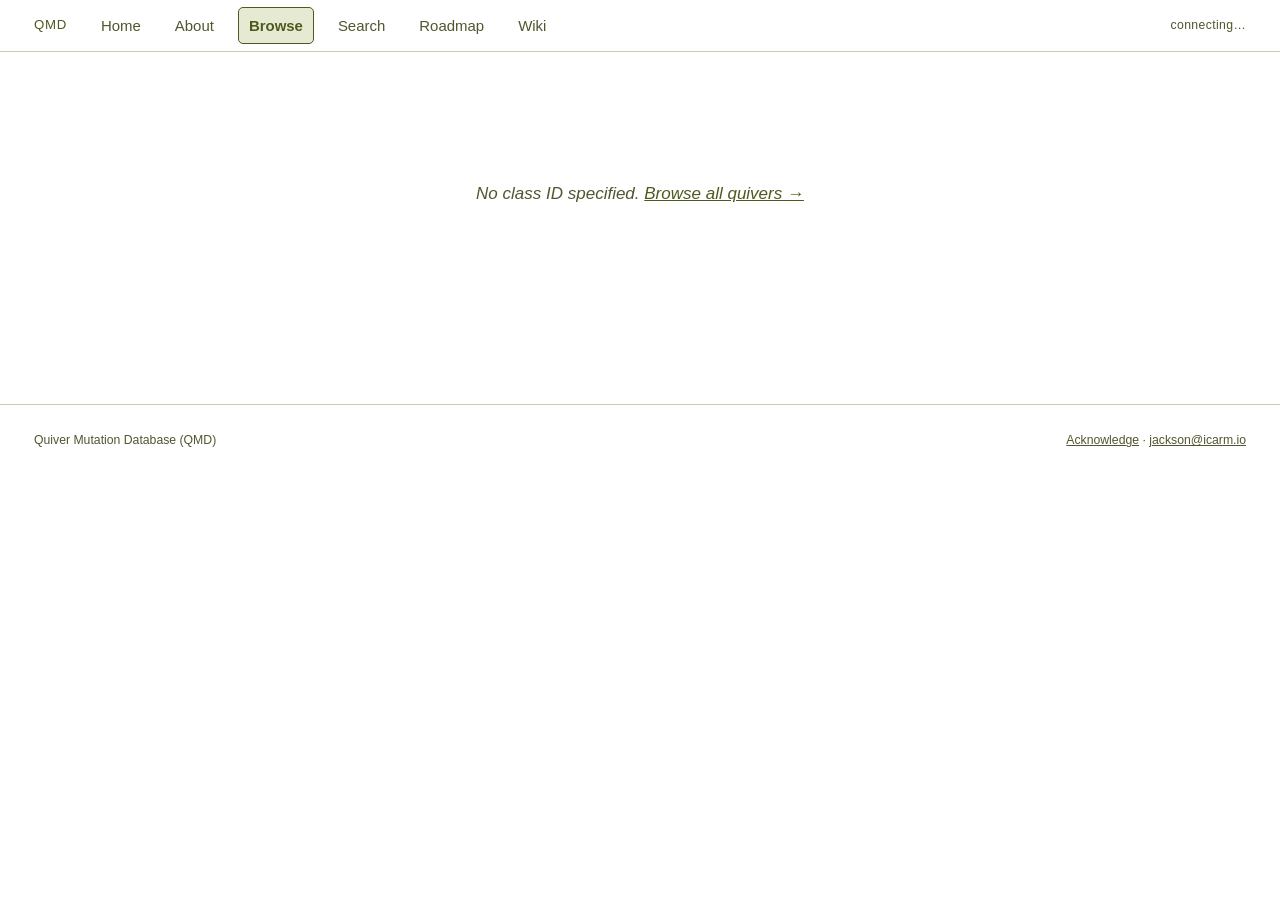
<file: class.html>
<!DOCTYPE html>
<html lang="en">
<head>
<meta charset="UTF-8">
<meta name="viewport" content="width=device-width, initial-scale=1.0">
<title>Mutation Class — QMD</title>
  <!-- Google tag (gtag.js) -->
  <script async src="https://www.googletagmanager.com/gtag/js?id=G-J4QG6T5TE5"></script>
  <script>
    window.dataLayer = window.dataLayer || [];
    function gtag(){dataLayer.push(arguments);}
    gtag('js', new Date());
    gtag('config', 'G-J4QG6T5TE5');
  </script>

  <link rel="stylesheet" href="/style.css" />
</head>
<body>
<a class="skip-link" href="#page-content">Skip to main content</a>

<nav>
  <a href="/" class="brand">QMD</a>
  <a href="/">Home</a>
  <a href="/about.html">About</a>
  <a href="/browse.html" class="active">Browse</a>
  <a href="/search.html">Search</a>
  <a href="/roadmap.html">Roadmap</a>
  <a href="/wiki.html">Wiki</a>
  <div class="spacer"></div>
  <span class="status" id="api-status">connecting…</span>
</nav>

<main class="page" id="page-content">
  <div class="state-msg"><div class="spinner"></div>Loading mutation class…</div>
</main>

<script src="/quiver-draw.js"></script>
<script>
const API = 'https://api.quivermutationdb.org';
const mcId = new URLSearchParams(location.search).get('id');
let membersMode = 'distinct';   // 'distinct' | 'all'
let layoutMode = 'table';       // 'table' | 'grid'

const yn = v => v === true ? 'Yes' : v === false ? 'No'
  : '<span style="color:var(--ink-light)">Unknown</span>';

function mutationType(mc) {
  if (mc.is_finite_confirmed)   return 'Mutation-finite (proved)';
  if (mc.is_infinite_confirmed) return 'Mutation-infinite (proved)';
  if (mc.is_infinite_expected)  return 'Mutation-infinite (expected)';
  return 'Unknown';
}

function provText(p) {
  if (!p || !p.state) return '—';
  if (p.state === 'true')  return 'Verified — witness recorded';
  if (p.state === 'false') return 'Disproved — exhaustive search, no witness';
  return 'Undetermined — semidecidable, search truncated';
}

function renderMatrix(matrix) {
  const n = matrix.length;
  const grid = document.createElement('div');
  grid.className = 'matrix-grid';
  grid.style.gridTemplateColumns = `repeat(${n}, auto)`;
  matrix.forEach(row => row.forEach(val => {
    const cell = document.createElement('div');
    cell.className = 'matrix-cell ' + (val > 0 ? 'pos' : val < 0 ? 'neg' : 'zero');
    cell.textContent = val;
    grid.appendChild(cell);
  }));
  const wrap = document.createElement('div');
  wrap.className = 'matrix-container';
  const lb = document.createElement('span'); lb.className = 'matrix-bracket left';
  const rb = document.createElement('span'); rb.className = 'matrix-bracket right';
  wrap.appendChild(lb); wrap.appendChild(grid); wrap.appendChild(rb);
  return wrap;
}

// Collapse the labeled orbit into one entry per distinct unlabeled quiver.
// Used as a fallback when the API doesn't supply distinct_quivers (e.g. demo).
function deriveDistinct(labeled, canonId) {
  const map = new Map();
  labeled.forEach(m => {
    let g = map.get(m.qmd_id);
    if (!g) {
      g = { qmd_id: m.qmd_id, matrix: m.matrix,
            labeling_count: 0, is_canonical: m.qmd_id === canonId };
      map.set(m.qmd_id, g);
    }
    g.labeling_count++;
  });
  return [...map.values()].sort((a, b) =>
    (b.is_canonical - a.is_canonical)
    || (b.labeling_count - a.labeling_count)
    || a.qmd_id.localeCompare(b.qmd_id));
}

// Canonical test depends on the active view:
//   distinct    -> the one quiver flagged is_canonical
//   labelings   -> the single matrix equal to the class canonical rep
function isCanonical(m) {
  if (membersMode === 'distinct') return !!m.is_canonical;
  return JSON.stringify(m.matrix) === window._canonKey;
}

function currentList() {
  return membersMode === 'distinct' ? window._distinct : window._labeled;
}

function renderMemberTable(list) {
  const showCount = membersMode === 'distinct';
  const head = showCount
    ? '<tr><th>#</th><th>Quiver ID</th><th>Labelings</th><th>Matrix (flat)</th></tr>'
    : '<tr><th>#</th><th>Quiver ID</th><th>Matrix (flat)</th></tr>';
  const rows = list.map((m, i) => {
    const canon = isCanonical(m);
    const flat = m.matrix ? m.matrix.flat().join(', ') : '—';
    return `<tr class="${canon ? 'is-canon' : ''}">
      <td class="mono">${i + 1}</td>
      <td><a href="/quiver.html?id=${encodeURIComponent(m.qmd_id)}">${m.qmd_id}</a>${canon ? ' <span class="canon-mark">canonical rep</span>' : ''}</td>
      ${showCount ? `<td class="mono">${m.labeling_count}</td>` : ''}
      <td class="mono">${flat}</td>
    </tr>`;
  }).join('');
  return `
    <div class="table-wrap">
      <table>
        <thead>${head}</thead>
        <tbody>${rows}</tbody>
      </table>
    </div>`;
}

function renderMemberGrid(list) {
  const view = document.createElement('div');
  view.className = 'matrix-grid-view';
  list.forEach(m => {
    const canon = isCanonical(m);
    const card = document.createElement('div');
    card.className = 'matrix-card' + (canon ? ' is-canon' : '');
    card.onclick = () => { location.href = `/quiver.html?id=${encodeURIComponent(m.qmd_id)}`; };
    const id = document.createElement('div');
    id.className = 'matrix-card-id';
    id.innerHTML = `<a href="/quiver.html?id=${encodeURIComponent(m.qmd_id)}">${m.qmd_id}</a>`
      + (membersMode === 'distinct' && m.labeling_count
          ? ` <span style="color:var(--ink-light)">×${m.labeling_count}</span>` : '')
      + (canon ? '<br><span class="canon-mark">canonical rep</span>' : '');
    card.appendChild(id);
    if (m.matrix) {
      const fig = document.createElement('div');
      fig.className = 'quiver-figure';
      fig.appendChild(renderQuiver(m.matrix, { mini: true }));
      card.appendChild(fig);
    }
    view.appendChild(card);
  });
  return view;
}

function renderMembers() {
  const container = document.getElementById('orbit-container');
  const list = currentList();
  if (!list) return;
  if (layoutMode === 'table') {
    container.innerHTML = renderMemberTable(list);
  } else {
    container.innerHTML = '';
    container.appendChild(renderMemberGrid(list));
  }
}

function setMode(mode) {
  membersMode = mode;
  document.getElementById('btn-distinct').classList.toggle('active', mode === 'distinct');
  document.getElementById('btn-all').classList.toggle('active', mode === 'all');
  renderMembers();
}

function setLayout(mode) {
  layoutMode = mode;
  document.getElementById('btn-table').classList.toggle('active', mode === 'table');
  document.getElementById('btn-grid').classList.toggle('active', mode === 'grid');
  renderMembers();
}

function renderPage(mc) {
  document.title = `${mc.mc_id} — QMD`;
  const isOpen = mc.is_open;
  const n = mc.num_vertices;

  const content = document.getElementById('page-content');
  content.innerHTML = `
    <div class="breadcrumb">
      <a href="/browse.html">Browse</a>
      <span>/</span>
      <a href="/quiver.html?id=${encodeURIComponent(mc.canonical_qid)}">
        ${mc.canonical_qid}
      </a>
      <span>/</span>
      <span>${mc.mc_id}</span>
    </div>

    <div class="title-block">
      <div class="qid">${mc.mc_id}</div>
      <h1>${mc.label ?? ('Rank-' + n + ' Mutation Class')}</h1>
      <div class="title-meta">
        <span class="badge ${isOpen ? 'badge-open' : 'badge-closed'}">
          ${isOpen ? 'Open' : 'Finite type'}
        </span>
        <span class="stat-pill">Labeled orbit: <b>${mc.labeled_size}</b> matrices</span>
        <span class="stat-pill">Distinct quivers: <b>${mc.distinct_quiver_count}</b></span>
        ${mc.merged_orbit_count > 1 ? `<span class="stat-pill">Merged from <b>${mc.merged_orbit_count}</b> BFS orbits</span>` : ''}
      </div>
    </div>

    <div class="top-row">
      <div class="section" id="canon-matrix-section">
        <div class="section-label">Canonical representative (lex-min over all relabelings)</div>
      </div>
      <div class="section">
        <div class="section-label">Class properties</div>
        <div class="meta-list">
          <div class="meta-row"><span class="key"><a class="def-link" href="/wiki.html#rank">Rank</a></span><span class="val">${n}</span></div>
          <div class="meta-row"><span class="key"><a class="def-link" href="/wiki.html#dynkin-type">Dynkin type</a></span><span class="val">${mc.dynkin_type ?? '—'}</span></div>
          <div class="meta-row"><span class="key"><a class="def-link" href="/wiki.html#mutation-finite">Mutation type</a></span><span class="val">${mutationType(mc)}</span></div>
          <div class="meta-row"><span class="key"><a class="def-link" href="/wiki.html#mutation-class-size">Labeled orbit size</a></span><span class="val">${mc.size_of_explored_mutation_class ?? mc.labeled_size}</span></div>
          <div class="meta-row"><span class="key"><a class="def-link" href="/wiki.html#labeled-vs-distinct">Distinct unlabeled quivers</a></span><span class="val">${mc.distinct_quiver_count}</span></div>
          ${isOpen ? `<div class="meta-row"><span class="key"><a class="def-link" href="/wiki.html#explored-frontier">Explored frontier</a></span><span class="val">${mc.size_of_explored_frontier ?? '—'}</span></div>` : ''}
          <div class="meta-row"><span class="key"><a class="def-link" href="/wiki.html#mutation-acyclic">Mutation-acyclic</a></span><span class="val">${yn(mc.is_mutation_acyclic)}</span></div>
          <div class="meta-row"><span class="key"><a class="def-link" href="/wiki.html#banff">Banff</a></span><span class="val">${yn(mc.is_banff)}</span></div>
          <div class="meta-row"><span class="key"><a class="def-link" href="/wiki.html#louise">Louise</a></span><span class="val">${yn(mc.is_louise)}</span></div>
          <div class="meta-row"><span class="key"><a class="def-link" href="/wiki.html#p-prime">P′</a></span><span class="val">${yn(mc.is_p_prime)}</span></div>
          <div class="meta-row"><span class="key"><a class="def-link" href="/wiki.html#quiver-id">Canonical quiver</a></span>
            <span class="val"><a href="/quiver.html?id=${encodeURIComponent(mc.canonical_qid)}">${mc.canonical_qid}</a></span>
          </div>
        </div>
      </div>
    </div>

    <div class="section">
      <div class="section-label">Provenance — how the semidecidable properties were decided</div>
      <div class="meta-list">
        <div class="meta-row"><span class="key">Banff</span><span class="val">${provText((mc.provenance||{}).is_banff)}</span></div>
        <div class="meta-row"><span class="key">Louise</span><span class="val">${provText((mc.provenance||{}).is_louise)}</span></div>
        <div class="meta-row"><span class="key">P′</span><span class="val">${provText((mc.provenance||{}).is_p_prime)}</span></div>
        ${(mc.provenance||{}).is_infinite_confirmed ? `<div class="meta-row"><span class="key">Mutation-infinite</span><span class="val">${(mc.provenance).is_infinite_confirmed.method}</span></div>` : ''}
      </div>
    </div>

    <div class="orbit-section">
      <div class="orbit-header">
        <div class="section-label" style="margin-bottom:0;border:none;padding:0">
          Members — ${mc.distinct_quivers ? mc.distinct_quivers.length : mc.distinct_quiver_count} distinct quivers · ${mc.labeled_size} labeled matrices
        </div>
        <div style="display:flex;gap:1rem;flex-wrap:wrap">
          <div class="orbit-controls" role="group" aria-label="Member set">
            <button class="view-btn active" id="btn-distinct" onclick="setMode('distinct')">Distinct quivers</button>
            <button class="view-btn" id="btn-all" onclick="setMode('all')">All labelings</button>
          </div>
          <div class="orbit-controls" role="group" aria-label="Layout">
            <button class="view-btn active" id="btn-table" onclick="setLayout('table')">Table</button>
            <button class="view-btn" id="btn-grid" onclick="setLayout('grid')">Grid</button>
          </div>
        </div>
      </div>
      <div id="orbit-container">
        <div class="state-msg" style="padding:2rem"><div class="spinner"></div>Loading members…</div>
      </div>
    </div>
  `;

  // Draw the canonical quiver; keep the exchange matrix in a collapsible
  const canonSection = document.getElementById('canon-matrix-section');
  const fig = document.createElement('div');
  fig.className = 'quiver-figure';
  fig.appendChild(renderQuiver(mc.canonical_matrix));
  canonSection.appendChild(fig);

  const details = document.createElement('details');
  details.className = 'matrix-details';
  const summary = document.createElement('summary');
  summary.textContent = 'Exchange matrix';
  details.appendChild(summary);
  details.appendChild(renderMatrix(mc.canonical_matrix));
  canonSection.appendChild(details);

  // Store both member lists for view switching, then render.
  window._labeled = mc.labeled_quivers || [];
  window._distinct = (mc.distinct_quivers && mc.distinct_quivers.length)
    ? mc.distinct_quivers
    : deriveDistinct(window._labeled, mc.canonical_qid);
  window._canonId = mc.canonical_qid;
  window._canonKey = JSON.stringify(mc.canonical_matrix);
  membersMode = 'distinct';
  layoutMode = 'table';
  renderMembers();
}

async function fetchClass(id) {
  try {
    const res = await fetch(`${API}/classes/${encodeURIComponent(id)}`);
    if (!res.ok) throw new Error();
    document.getElementById('api-status').textContent = 'connected';
    return await res.json();
  } catch {
    document.getElementById('api-status').textContent = 'demo mode';
    // Demo A3 mutation class
    const members = [
      [[0,1,0],[-1,0,1],[0,-1,0]],
      [[0,-1,0],[1,0,-1],[0,1,0]],
      [[0,1,-1],[-1,0,0],[1,0,0]],
      [[0,-1,1],[1,0,0],[-1,0,0]],
      [[0,0,1],[0,0,1],[-1,-1,0]],
      [[0,0,-1],[0,0,-1],[1,1,0]],
      [[0,1,0],[-1,0,-1],[0,1,0]],
      [[0,-1,0],[1,0,1],[0,-1,0]],
      [[0,0,1],[0,0,-1],[-1,1,0]],
      [[0,0,-1],[0,0,1],[1,-1,0]],
      [[0,1,1],[-1,0,0],[-1,0,0]],
      [[0,-1,-1],[1,0,0],[1,0,0]],
      [[0,1,-1],[-1,0,1],[1,-1,0]],
      [[0,-1,1],[1,0,-1],[-1,1,0]],
    ].map((matrix, i) => ({
      qmd_id: `Q.n3.${(0x8b4942 + i * 0x1f9a).toString(16).padEnd(16,'0')}`,
      matrix,
    }));
    return {
      mc_id: id,
      label: 'A3',
      num_vertices: 3,
      dynkin_type: 'A3',
      is_open: false,
      labeled_size: 14,
      distinct_quiver_count: 4,
      merged_orbit_count: 1,
      is_finite_confirmed: true,
      is_infinite_confirmed: false,
      is_infinite_expected: false,
      size_of_explored_mutation_class: 14,
      size_of_explored_frontier: 0,
      is_mutation_acyclic: true,
      is_banff: true,
      is_louise: true,
      is_p_prime: true,
      provenance: {
        is_banff: { state: 'true', witness: { condition: 'acyclic', mutations: [] } },
        is_louise: { state: 'true', witness: { condition: 'acyclic', mutations: [] } },
        is_p_prime: { state: 'true', witness: { condition: 'acyclic', mutations: [] } },
      },
      canonical_matrix: [[0,-1,-1],[1,0,0],[1,0,0]],
      canonical_qid: members[11].qmd_id,
      labeled_quivers: members,
    };
  }
}

if (!mcId) {
  document.getElementById('page-content').innerHTML =
    '<div class="state-msg">No class ID specified. <a href="/browse.html" style="color:var(--accent)">Browse all quivers →</a></div>';
} else {
  fetchClass(mcId).then(renderPage);
}
</script>
<footer>
  <span>Quiver Mutation Database (QMD)</span>
  <span><a href="/acknowledge.html">Acknowledge</a> &middot; <a href="mailto:jackson@icarm.io">jackson@icarm.io</a></span>
</footer>

</body>
</html>
</file>
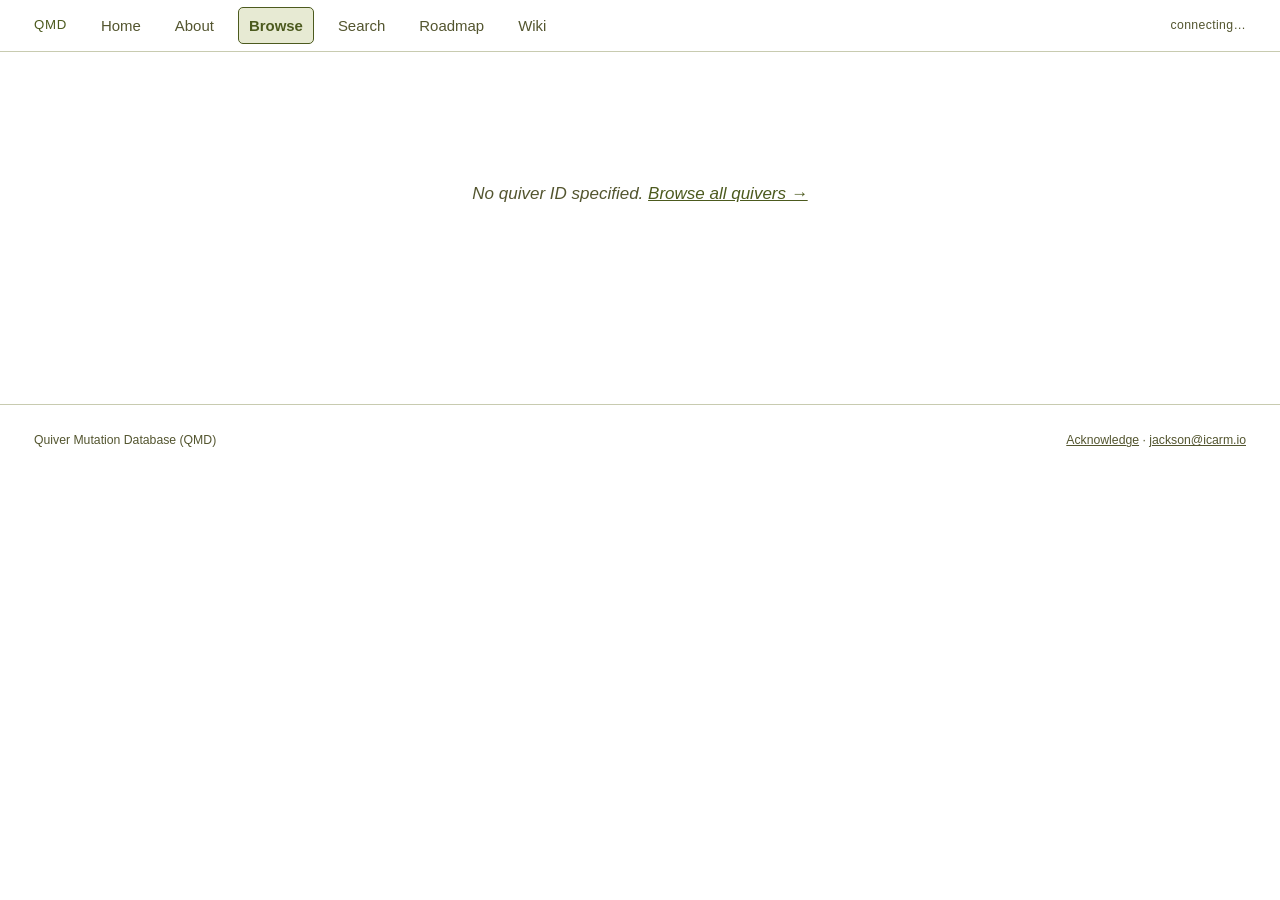
<file: quiver.html>
<!DOCTYPE html>
<html lang="en">
<head>
<meta charset="UTF-8">
<meta name="viewport" content="width=device-width, initial-scale=1.0">
<title>Quiver — QMD</title>
  <!-- Google tag (gtag.js) -->
  <script async src="https://www.googletagmanager.com/gtag/js?id=G-J4QG6T5TE5"></script>
  <script>
    window.dataLayer = window.dataLayer || [];
    function gtag(){dataLayer.push(arguments);}
    gtag('js', new Date());
    gtag('config', 'G-J4QG6T5TE5');
  </script>

  <link rel="stylesheet" href="/style.css" />
</head>
<body>
<a class="skip-link" href="#page-content">Skip to main content</a>

<nav>
  <a href="/" class="brand">QMD</a>
  <a href="/">Home</a>
  <a href="/about.html">About</a>
  <a href="/browse.html" class="active">Browse</a>
  <a href="/search.html">Search</a>
  <a href="/roadmap.html">Roadmap</a>
  <a href="/wiki.html">Wiki</a>
  <div class="spacer"></div>
  <span class="status" id="api-status">connecting…</span>
</nav>

<main class="page" id="page-content">
  <div class="state-msg"><div class="spinner"></div>Loading quiver…</div>
</main>

<script src="/quiver-draw.js"></script>
<script>
const API = 'https://api.quivermutationdb.org';
const qid = new URLSearchParams(location.search).get('id');

function renderMatrix(matrix) {
  const n = matrix.length;
  const grid = document.createElement('div');
  grid.className = 'matrix-grid';
  grid.style.gridTemplateColumns = `repeat(${n}, auto)`;
  matrix.forEach(row => row.forEach(val => {
    const cell = document.createElement('div');
    cell.className = 'matrix-cell ' + (val > 0 ? 'pos' : val < 0 ? 'neg' : 'zero');
    cell.textContent = val;
    grid.appendChild(cell);
  }));
  const wrap = document.createElement('div');
  wrap.className = 'matrix-container';
  const lb = document.createElement('span'); lb.className = 'matrix-bracket left';
  const rb = document.createElement('span'); rb.className = 'matrix-bracket right';
  wrap.appendChild(lb); wrap.appendChild(grid); wrap.appendChild(rb);
  return wrap;
}

function renderPage(q) {
  document.title = `${q.qmd_id} — QMD`;
  const n = q.exchange_matrix.length;
  const isOpen = q.is_open;
  const dynkin = q.dynkin_type ?? '—';
  const yn = v => v === true ? 'Yes' : v === false ? 'No'
    : '<span style="color:var(--ink-light)">Unknown</span>';
  const rep = q.representation_type
    ? q.representation_type.charAt(0).toUpperCase() + q.representation_type.slice(1)
    : '—';
  const sym = q.symmetry_group
    ? `${q.symmetry_group.name} <span style="color:var(--ink-light)">(order ${q.symmetry_group.order})</span>`
    : '—';

  const content = document.getElementById('page-content');
  content.innerHTML = `
    <div class="breadcrumb">
      <a href="/browse.html">Browse</a>
      <span>/</span>
      <span>${q.qmd_id}</span>
    </div>

    <div class="title-block">
      <div class="qid">${q.qmd_id}</div>
      <h1>${q.label ?? ('Rank-' + n + ' Quiver')}</h1>
      <span class="badge ${isOpen ? 'badge-open' : 'badge-closed'}">
        ${isOpen ? 'Open class' : 'Finite type'}
      </span>
    </div>

    <div class="two-col">
      <div class="section" id="quiver-section">
        <div class="section-label">Quiver</div>
      </div>
      <div class="section">
        <div class="section-label">Properties</div>
        <div class="meta-list">
          <div class="meta-row"><span class="key"><a class="def-link" href="/wiki.html#rank">Rank</a></span><span class="val">${n}</span></div>
          <div class="meta-row"><span class="key"><a class="def-link" href="/wiki.html#dynkin-type">Dynkin type</a></span><span class="val">${dynkin}</span></div>
          <div class="meta-row"><span class="key"><a class="def-link" href="/wiki.html#representation-type">Representation type</a></span><span class="val">${rep}</span></div>
          <div class="meta-row"><span class="key"><a class="def-link" href="/wiki.html#acyclic">Acyclic</a></span><span class="val">${yn(q.is_acyclic)}</span></div>
          <div class="meta-row"><span class="key"><a class="def-link" href="/wiki.html#connected">Connected</a></span><span class="val">${yn(q.is_connected)}</span></div>
          <div class="meta-row"><span class="key"><a class="def-link" href="/wiki.html#bipartite">Bipartite</a></span><span class="val">${yn(q.is_bipartite)}</span></div>
          <div class="meta-row"><span class="key"><a class="def-link" href="/wiki.html#abundant">Abundant</a></span><span class="val">${yn(q.is_abundant)}</span></div>
          <div class="meta-row"><span class="key"><a class="def-link" href="/wiki.html#planar">Planar</a></span><span class="val">${yn(q.is_planar)}</span></div>
          <div class="meta-row"><span class="key"><a class="def-link" href="/wiki.html#max-edge">Max edge weight</a></span><span class="val">${q.max_edge ?? '—'}</span></div>
          <div class="meta-row"><span class="key"><a class="def-link" href="/wiki.html#symmetry-group">Symmetry group</a></span><span class="val">${sym}</span></div>
          <div class="meta-row">
            <span class="key"><a class="def-link" href="/wiki.html#mutation-class">Mutation class</a></span>
            <span class="val">
              <a href="/class.html?id=${encodeURIComponent(q.mc_id)}">${q.mc_id}</a>
            </span>
          </div>
          <div class="meta-row"><span class="key"><a class="def-link" href="/wiki.html#mutation-class-size">Mutation class size</a></span><span class="val">${q.class_size ?? (isOpen ? '∞' : '—')}</span></div>
        </div>
      </div>
    </div>

    <div class="section section-full">
      <div class="section-label">Tags</div>
      <div class="tags" id="tags-container">
        ${(q.tags ?? []).length === 0
          ? '<span style="color:var(--ink-light);font-style:italic;font-size:0.88rem">No tags</span>'
          : (q.tags ?? []).map(t => `<span class="tag">${t}</span>`).join('')}
      </div>
    </div>

    <div class="section section-full">
      <div class="section-label">
        Other labeled quivers in this mutation class
        ${q.class_size ? `<span style="font-weight:400;opacity:0.6"> — ${q.class_size} total</span>` : ''}
      </div>
      <div id="class-members-container">
        <div class="state-msg" style="padding:2rem">
          <div class="spinner"></div>Loading class members…
        </div>
      </div>
    </div>
  `;

  // Draw the quiver; keep the exchange matrix available in a collapsible
  const quiverSection = document.getElementById('quiver-section');
  const fig = document.createElement('div');
  fig.className = 'quiver-figure';
  fig.appendChild(renderQuiver(q.exchange_matrix));
  quiverSection.appendChild(fig);

  const details = document.createElement('details');
  details.className = 'matrix-details';
  const summary = document.createElement('summary');
  summary.textContent = 'Exchange matrix';
  details.appendChild(summary);
  details.appendChild(renderMatrix(q.exchange_matrix));
  quiverSection.appendChild(details);

  // Load class members
  fetchClassMembers(q.mc_id, q.qmd_id);
}

async function fetchClassMembers(mcId, currentQid) {
  try {
    const res = await fetch(`${API}/classes/${encodeURIComponent(mcId)}`);
    if (!res.ok) throw new Error();
    const data = await res.json();
    renderClassMembers(data.labeled_quivers, currentQid, data.canonical_qid);
  } catch {
    // Demo: show a few synthetic rows
    const rows = Array.from({length: 6}, (_, i) => ({
      qmd_id: i === 0 ? currentQid : `Q.n3.${(0xabc123 + i * 0x1f).toString(16).padEnd(16,'0')}`,
      is_canonical: i === 2,
    }));
    renderClassMembers(rows, currentQid, rows[2].qmd_id);
  }
}

function renderClassMembers(members, currentQid, canonicalQid) {
  const container = document.getElementById('class-members-container');
  if (!members || members.length === 0) {
    container.innerHTML = '<p style="padding:1rem;color:var(--ink-light);font-style:italic">No members found.</p>';
    return;
  }
  const rows = members.map(m => {
    const isCurrent = m.qmd_id === currentQid;
    const isCanon = m.qmd_id === canonicalQid;
    return `<tr class="${isCanon ? 'is-canon' : ''}">
      <td>${isCurrent
        ? `<span style="font-family:var(--mono);font-size:0.72rem">${m.qmd_id} <span style="color:var(--ink-light)">(current)</span></span>`
        : `<a href="/quiver.html?id=${encodeURIComponent(m.qmd_id)}">${m.qmd_id}</a>`}
      </td>
      <td class="mono">${isCanon ? '★ canonical rep' : ''}</td>
    </tr>`;
  }).join('');
  container.innerHTML = `
    <table class="members-table">
      <thead><tr><th>Quiver ID</th><th>Notes</th></tr></thead>
      <tbody>${rows}</tbody>
    </table>
    ${members.length > 10 ? `<p style="padding:0.75rem;font-family:var(--mono);font-size:0.72rem;color:var(--ink-light)">Showing all ${members.length} labeled matrices.</p>` : ''}
  `;
}

async function fetchQuiver(id) {
  try {
    const res = await fetch(`${API}/quivers/${encodeURIComponent(id)}`);
    if (!res.ok) throw new Error(`HTTP ${res.status}`);
    document.getElementById('api-status').textContent = 'connected';
    return await res.json();
  } catch {
    document.getElementById('api-status').textContent = 'demo mode';
    // Demo quiver
    return {
      qmd_id: id,
      label: 'A3',
      num_vertices: 3,
      exchange_matrix: [[0,1,0],[-1,0,1],[0,-1,0]],
      dynkin_type: 'A3',
      is_finite_type: true,
      is_open: false,
      is_acyclic: true,
      is_connected: true,
      is_bipartite: true,
      is_abundant: false,
      is_planar: true,
      representation_type: 'finite',
      symmetry_group: { order: 2, name: 'Z/2', generators: [[2,1,0]] },
      max_edge: 1,
      class_size: 14,
      mc_id: 'MC.n3.8b4942ccbfd5b5aa',
      tags: ['acyclic', 'simply-laced', 'cluster-finite'],
    };
  }
}

if (!qid) {
  document.getElementById('page-content').innerHTML =
    '<div class="state-msg">No quiver ID specified. <a href="/browse.html" style="color:var(--accent)">Browse all quivers →</a></div>';
} else {
  fetchQuiver(qid).then(renderPage);
}
</script>
<footer>
  <span>Quiver Mutation Database (QMD)</span>
  <span><a href="/acknowledge.html">Acknowledge</a> &middot; <a href="mailto:jackson@icarm.io">jackson@icarm.io</a></span>
</footer>

</body>
</html>
</file>
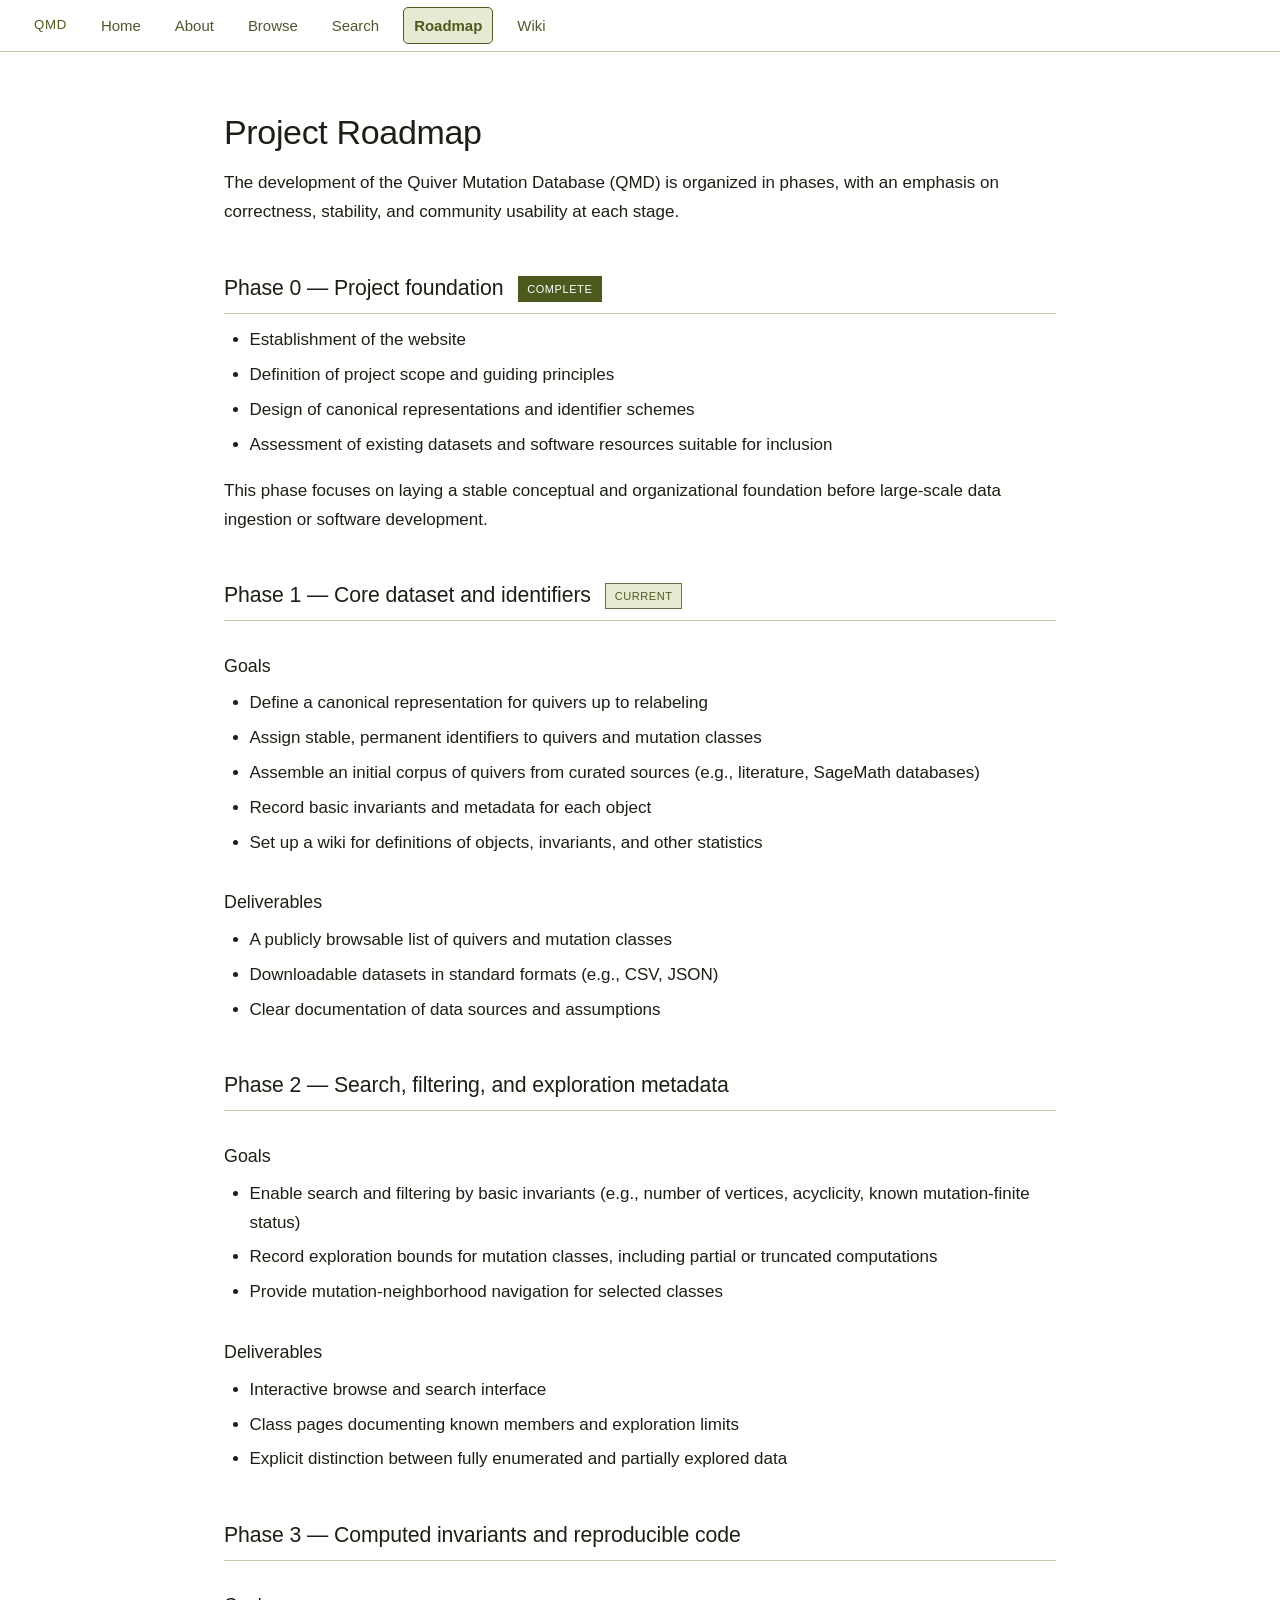
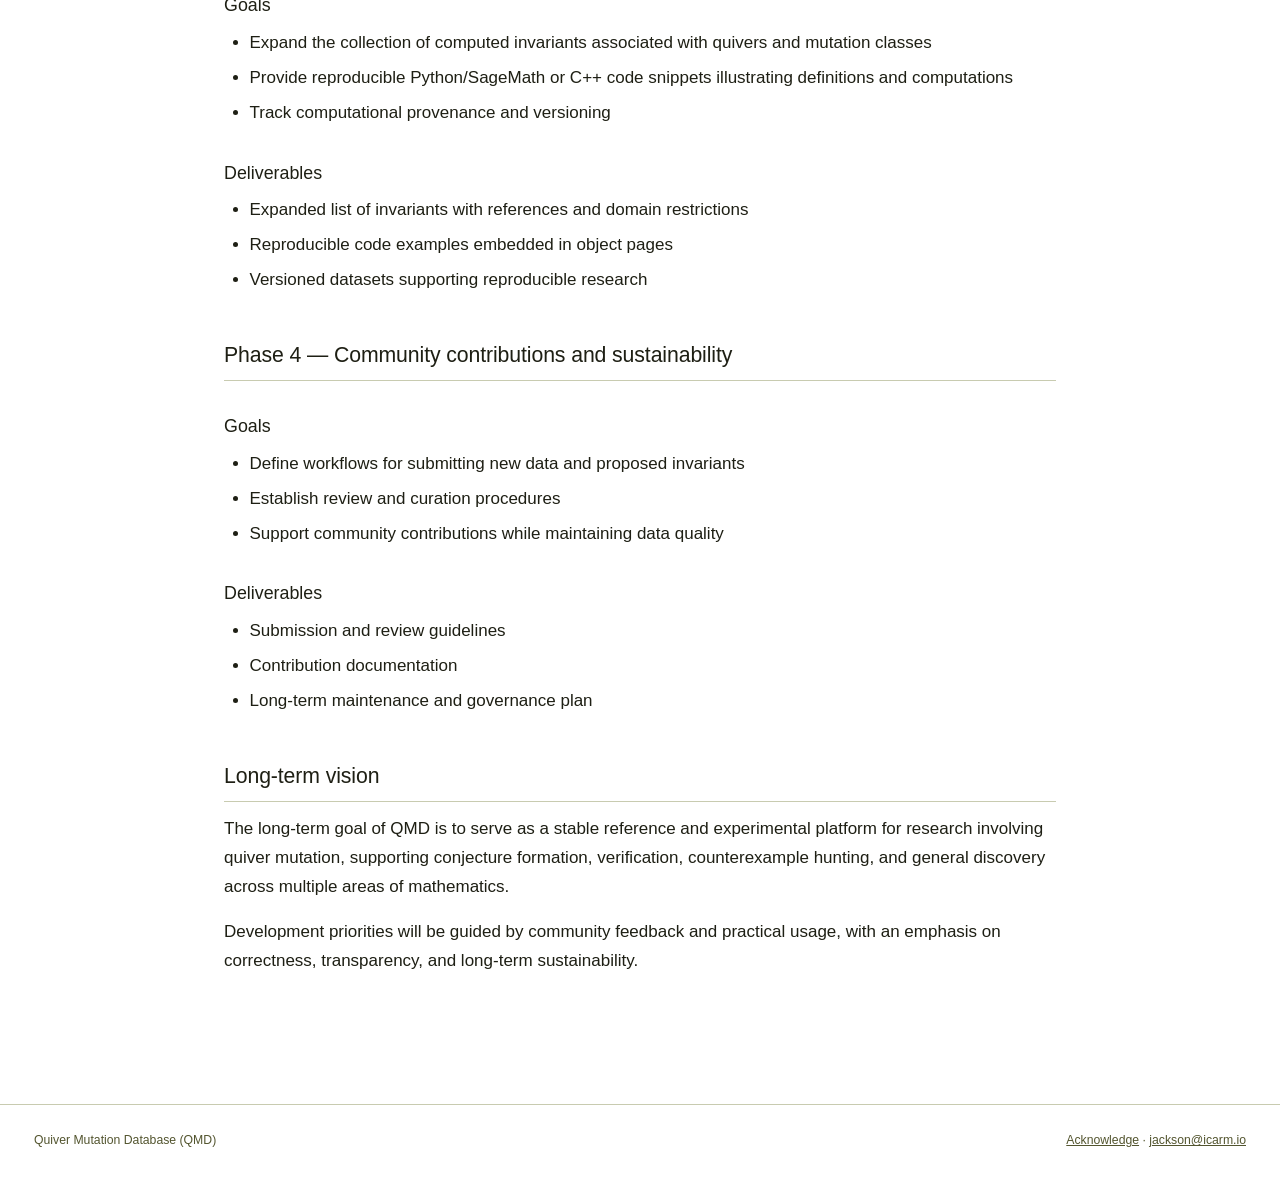
<file: roadmap.html>
<!doctype html>
<html lang="en">
<head>
  <meta charset="utf-8" />
  <meta name="viewport" content="width=device-width, initial-scale=1" />
  <title>Roadmap — QMD</title>

  <!-- Google tag (gtag.js) -->
  <script async src="https://www.googletagmanager.com/gtag/js?id=G-J4QG6T5TE5"></script>
  <script>
    window.dataLayer = window.dataLayer || [];
    function gtag(){dataLayer.push(arguments);}
    gtag('js', new Date());
    gtag('config', 'G-J4QG6T5TE5');
  </script>

  <link rel="stylesheet" href="/style.css" />
</head>
<body>
<a class="skip-link" href="#main">Skip to main content</a>

<nav>
  <a href="/" class="brand">QMD</a>
  <a href="/">Home</a>
  <a href="/about.html">About</a>
  <a href="/browse.html">Browse</a>
  <a href="/search.html">Search</a>
  <a href="/roadmap.html" class="active">Roadmap</a>
  <a href="/wiki.html">Wiki</a>
</nav>

<main class="page" id="main">

  <h1>Project Roadmap</h1>

  <p>
    The development of the <strong>Quiver Mutation Database (QMD)</strong> is
    organized in phases, with an emphasis on correctness, stability, and
    community usability at each stage.
  </p>

  <h2>Phase 0 — Project foundation <span class="badge badge-closed" style="vertical-align:middle;margin-left:0.5rem">Complete</span></h2>

  <ul>
    <li>Establishment of the website</li>
    <li>Definition of project scope and guiding principles</li>
    <li>Design of canonical representations and identifier schemes</li>
    <li>Assessment of existing datasets and software resources suitable for inclusion</li>
  </ul>

  <p>
    This phase focuses on laying a stable conceptual and organizational foundation
    before large-scale data ingestion or software development.
  </p>

  <h2>Phase 1 — Core dataset and identifiers <span class="badge badge-dev" style="vertical-align:middle;margin-left:0.5rem">Current</span></h2>

  <h3>Goals</h3>
  <ul>
    <li>Define a canonical representation for quivers up to relabeling</li>
    <li>Assign stable, permanent identifiers to quivers and mutation classes</li>
    <li>Assemble an initial corpus of quivers from curated sources (e.g., literature, SageMath databases)</li>
    <li>Record basic invariants and metadata for each object</li>
    <li>Set up a wiki for definitions of objects, invariants, and other statistics</li>
  </ul>

  <h3>Deliverables</h3>
  <ul>
    <li>A publicly browsable list of quivers and mutation classes</li>
    <li>Downloadable datasets in standard formats (e.g., CSV, JSON)</li>
    <li>Clear documentation of data sources and assumptions</li>
  </ul>

  <h2>Phase 2 — Search, filtering, and exploration metadata</h2>

  <h3>Goals</h3>
  <ul>
    <li>Enable search and filtering by basic invariants (e.g., number of vertices, acyclicity, known mutation-finite status)</li>
    <li>Record exploration bounds for mutation classes, including partial or truncated computations</li>
    <li>Provide mutation-neighborhood navigation for selected classes</li>
  </ul>

  <h3>Deliverables</h3>
  <ul>
    <li>Interactive browse and search interface</li>
    <li>Class pages documenting known members and exploration limits</li>
    <li>Explicit distinction between fully enumerated and partially explored data</li>
  </ul>

  <h2>Phase 3 — Computed invariants and reproducible code</h2>

  <h3>Goals</h3>
  <ul>
    <li>Expand the collection of computed invariants associated with quivers and mutation classes</li>
    <li>Provide reproducible Python/SageMath or C++ code snippets illustrating definitions and computations</li>
    <li>Track computational provenance and versioning</li>
  </ul>

  <h3>Deliverables</h3>
  <ul>
    <li>Expanded list of invariants with references and domain restrictions</li>
    <li>Reproducible code examples embedded in object pages</li>
    <li>Versioned datasets supporting reproducible research</li>
  </ul>

  <h2>Phase 4 — Community contributions and sustainability</h2>

  <h3>Goals</h3>
  <ul>
    <li>Define workflows for submitting new data and proposed invariants</li>
    <li>Establish review and curation procedures</li>
    <li>Support community contributions while maintaining data quality</li>
  </ul>

  <h3>Deliverables</h3>
  <ul>
    <li>Submission and review guidelines</li>
    <li>Contribution documentation</li>
    <li>Long-term maintenance and governance plan</li>
  </ul>

  <h2>Long-term vision</h2>

  <p>
    The long-term goal of QMD is to serve as a stable reference and experimental platform
    for research involving quiver mutation, supporting conjecture formation, verification,
    counterexample hunting, and general discovery across multiple areas of mathematics.
  </p>

  <p>
    Development priorities will be guided by community feedback and practical usage,
    with an emphasis on correctness, transparency, and long-term sustainability.
  </p>

</main>

<footer>
  <span>Quiver Mutation Database (QMD)</span>
  <span><a href="/acknowledge.html">Acknowledge</a> &middot; <a href="mailto:jackson@icarm.io">jackson@icarm.io</a></span>
</footer>

</body>
</html>
</file>
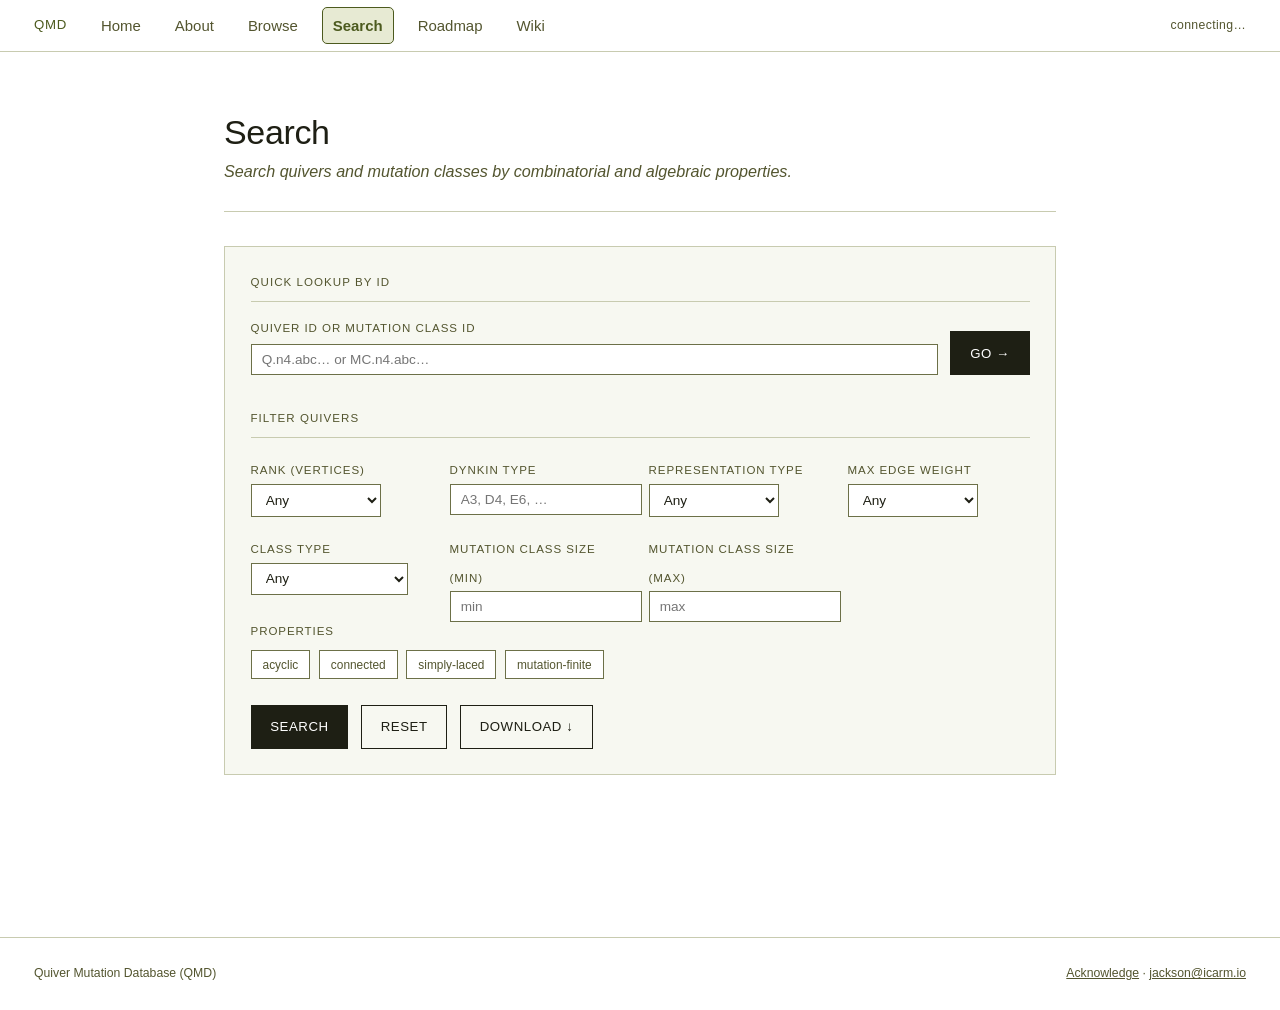
<file: search.html>
<!DOCTYPE html>
<html lang="en">
<head>
<meta charset="UTF-8">
<meta name="viewport" content="width=device-width, initial-scale=1.0">
<title>Search — QMD</title>
  <!-- Google tag (gtag.js) -->
  <script async src="https://www.googletagmanager.com/gtag/js?id=G-J4QG6T5TE5"></script>
  <script>
    window.dataLayer = window.dataLayer || [];
    function gtag(){dataLayer.push(arguments);}
    gtag('js', new Date());
    gtag('config', 'G-J4QG6T5TE5');
  </script>

  <link rel="stylesheet" href="/style.css" />
</head>
<body>
<a class="skip-link" href="#main">Skip to main content</a>

<nav>
  <a href="/" class="brand">QMD</a>
  <a href="/">Home</a>
  <a href="/about.html">About</a>
  <a href="/browse.html">Browse</a>
  <a href="/search.html" class="active">Search</a>
  <a href="/roadmap.html">Roadmap</a>
  <a href="/wiki.html">Wiki</a>
  <div class="spacer"></div>
  <span class="status" id="api-status">connecting…</span>
</nav>

<main class="page" id="main">
  <div class="page-header">
    <h1>Search</h1>
    <p>Search quivers and mutation classes by combinatorial and algebraic properties.</p>
  </div>

  <div class="search-form">
    <div class="form-title">Quick lookup by ID</div>
    <div class="id-row">
      <div class="input-group">
        <label for="id-input">Quiver ID or Mutation Class ID</label>
        <input type="text" id="id-input" placeholder="Q.n4.abc… or MC.n4.abc…">
      </div>
      <button class="btn" onclick="lookupId()">Go →</button>
    </div>

    <div class="form-title">Filter quivers</div>
    <div class="filter-grid">
      <div class="field">
        <label for="f-rank">Rank (vertices)</label>
        <select id="f-rank">
          <option value="">Any</option>
          <option value="1">1</option>
          <option value="2">2</option>
          <option value="3">3</option>
          <option value="4">4</option>
        </select>
      </div>
      <div class="field">
        <label for="f-dynkin">Dynkin type</label>
        <input type="text" id="f-dynkin" placeholder="A3, D4, E6, …">
      </div>
      <div class="field">
        <label for="f-reptype">Representation type</label>
        <select id="f-reptype">
          <option value="">Any</option>
          <option value="finite">Finite</option>
          <option value="tame">Tame</option>
          <option value="wild">Wild</option>
        </select>
      </div>
      <div class="field">
        <label for="f-maxedge">Max edge weight</label>
        <select id="f-maxedge">
          <option value="">Any</option>
          <option value="1">1</option>
          <option value="2">2</option>
        </select>
      </div>
      <div class="field">
        <label for="f-open">Class type</label>
        <select id="f-open">
          <option value="">Any</option>
          <option value="false">Finite type (closed)</option>
          <option value="true">Open (unbounded)</option>
        </select>
      </div>
      <div class="field">
        <label for="f-orbit-min">Mutation class size (min)</label>
        <input type="number" id="f-orbit-min" placeholder="min">
      </div>
      <div class="field">
        <label for="f-orbit-max">Mutation class size (max)</label>
        <input type="number" id="f-orbit-max" placeholder="max">
      </div>
    </div>

    <div class="check-group" style="margin-bottom:1.5rem">
      <label>Properties</label>
      <div class="checkboxes">
        <label class="checkbox-pill"><input type="checkbox" id="f-acyclic"> acyclic</label>
        <label class="checkbox-pill"><input type="checkbox" id="f-connected"> connected</label>
        <label class="checkbox-pill"><input type="checkbox" id="f-simply-laced"> simply-laced</label>
        <label class="checkbox-pill"><input type="checkbox" id="f-mutation-finite"> mutation-finite</label>
      </div>
    </div>

    <div class="form-actions">
      <button class="btn" onclick="runSearch()">Search</button>
      <button class="btn btn-ghost" onclick="resetSearch()">Reset</button>
      <button class="btn btn-ghost" onclick="openDownload()">Download ↓</button>
    </div>
  </div>

  <div id="results-area"></div>
</main>

<script src="/download.js"></script>
<script>
const API = 'https://api.quivermutationdb.org';
const DASH = '<span style="color:var(--rule)">—</span>';
const yncell = v => v === true ? 'Yes' : v === false ? 'No' : DASH;

function lookupId() {
  const val = document.getElementById('id-input').value.trim();
  if (!val) return;
  if (val.startsWith('Q.')) {
    location.href = `/quiver.html?id=${encodeURIComponent(val)}`;
  } else if (val.startsWith('MC.')) {
    location.href = `/class.html?id=${encodeURIComponent(val)}`;
  } else {
    alert('Please enter a valid Quiver ID (Q.n…) or Mutation Class ID (MC.n…)');
  }
}
document.getElementById('id-input').addEventListener('keydown', e => {
  if (e.key === 'Enter') lookupId();
});

function getFilters() {
  const f = {};
  const rank    = document.getElementById('f-rank').value;
  const dynkin  = document.getElementById('f-dynkin').value.trim();
  const reptype = document.getElementById('f-reptype').value;
  const maxedge = document.getElementById('f-maxedge').value;
  const open    = document.getElementById('f-open').value;
  const omin    = document.getElementById('f-orbit-min').value;
  const omax    = document.getElementById('f-orbit-max').value;
  const acyclic = document.getElementById('f-acyclic').checked;
  const conn    = document.getElementById('f-connected').checked;
  const laced   = document.getElementById('f-simply-laced').checked;
  const mfin    = document.getElementById('f-mutation-finite').checked;

  if (rank)    f.rank = rank;
  if (dynkin)  f.dynkin_type = dynkin;
  if (reptype) f.representation_type = reptype;
  if (maxedge) f.max_edge = maxedge;
  if (open)    f.is_open = open;
  if (omin)    f.orbit_min = omin;
  if (omax)    f.orbit_max = omax;
  if (acyclic) f.is_acyclic = 'true';
  if (conn)    f.is_connected = 'true';
  if (laced)   f.is_simply_laced = 'true';
  if (mfin)    f.is_mutation_finite = 'true';
  return f;
}

function renderActivePills(filters) {
  const labels = {
    rank: 'rank', dynkin_type: 'dynkin', representation_type: 'rep. type', max_edge: 'max edge',
    is_open: v => v === 'true' ? 'open' : 'finite type',
    orbit_min: v => `class size ≥ ${v}`, orbit_max: v => `class size ≤ ${v}`,
    is_acyclic: 'acyclic', is_connected: 'connected',
    is_simply_laced: 'simply-laced', is_mutation_finite: 'mutation-finite',
  };
  return Object.entries(filters).map(([k, v]) => {
    const label = typeof labels[k] === 'function' ? labels[k](v) : `${labels[k] ?? k}: ${v}`;
    return `<span class="filter-pill">${label}<button onclick="removeFilter('${k}')">×</button></span>`;
  }).join('');
}

let _lastFilters = {};
let _lastTotal = null;
let _lastLabeledTotal = null;

// Download the current form's cut. Only attach counts when the form still
// matches the last search that was actually run (otherwise they could mislead).
function openDownload() {
  const f = getFilters();
  const same = JSON.stringify(f) === JSON.stringify(_lastFilters);
  const counts = same ? { distinct: _lastTotal, labelings: _lastLabeledTotal } : null;
  QMDDownload.open(f, counts, 'distinct');
}

function removeFilter(key) {
  const resets = {
    rank: () => document.getElementById('f-rank').value = '',
    dynkin_type: () => document.getElementById('f-dynkin').value = '',
    representation_type: () => document.getElementById('f-reptype').value = '',
    max_edge: () => document.getElementById('f-maxedge').value = '',
    is_open: () => document.getElementById('f-open').value = '',
    orbit_min: () => document.getElementById('f-orbit-min').value = '',
    orbit_max: () => document.getElementById('f-orbit-max').value = '',
    is_acyclic: () => document.getElementById('f-acyclic').checked = false,
    is_connected: () => document.getElementById('f-connected').checked = false,
    is_simply_laced: () => document.getElementById('f-simply-laced').checked = false,
    is_mutation_finite: () => document.getElementById('f-mutation-finite').checked = false,
  };
  if (resets[key]) resets[key]();
  runSearch();
}

async function runSearch() {
  const filters = getFilters();
  _lastFilters = filters;
  const area = document.getElementById('results-area');

  if (Object.keys(filters).length === 0) {
    area.innerHTML = `<div class="state-msg">
      <span class="mono-label">No filters applied</span>
      Set at least one filter above, or <a href="/browse.html" style="color:var(--accent)">browse all quivers</a>.
    </div>`;
    return;
  }

  area.innerHTML = '<div class="state-msg"><div class="spinner"></div>Searching…</div>';

  const params = new URLSearchParams({ limit: 100, ...filters });
  let data;
  try {
    const res = await fetch(`${API}/search?${params}`);
    if (!res.ok) throw new Error();
    document.getElementById('api-status').textContent = 'connected';
    data = await res.json();
  } catch {
    document.getElementById('api-status').textContent = 'demo mode';
    // Demo results
    data = demoSearch(filters);
  }

  renderResults(data, filters);
}

function demoSearch(filters) {
  const rank = filters.rank ? parseInt(filters.rank) : null;
  const items = [];
  for (let i = 0; i < 12; i++) {
    const n = rank ?? ((i % 4) + 1);
    const isOpen = i % 4 === 0;
    items.push({
      qmd_id: `Q.n${n}.${(0xbeef00 + i * 0x3f1).toString(16).padEnd(16,'0')}`,
      num_vertices: n,
      dynkin_type: filters.dynkin_type || ['A3','D4','E6','—'][i % 4],
      representation_type: filters.representation_type || ['finite','wild','tame','wild'][i % 4],
      max_edge: (i % 2) + 1,
      is_acyclic: !isOpen,
      is_connected: true,
      is_bipartite: i % 2 === 0,
      is_open: isOpen,
      class_size: isOpen ? null : [2,14,50,132][n-1],
      mc_id: `MC.n${n}.${(0xdead00 + i * 0x1c7).toString(16).padEnd(16,'0')}`,
    });
  }
  return { items, total: items.length };
}

function renderResults(data, filters) {
  _lastTotal = data.total;
  _lastLabeledTotal = data.labeled_total ?? null;
  const area = document.getElementById('results-area');
  const pills = renderActivePills(filters);

  if (!data.items || data.items.length === 0) {
    area.innerHTML = `
      ${pills ? `<div class="active-filters">${pills}</div>` : ''}
      <div class="state-msg">
        <span class="mono-label">No results</span>
        No quivers match these filters.
      </div>`;
    return;
  }

  const rows = data.items.map(q => `
    <tr>
      <td><a href="/quiver.html?id=${encodeURIComponent(q.qmd_id)}">${q.qmd_id}</a></td>
      <td class="mono">${q.num_vertices}</td>
      <td class="mono">${q.dynkin_type ?? '—'}</td>
      <td class="mono">${q.representation_type ? q.representation_type.charAt(0).toUpperCase() + q.representation_type.slice(1) : '—'}</td>
      <td class="mono">${q.max_edge ?? DASH}</td>
      <td class="mono">${yncell(q.is_acyclic)}</td>
      <td class="mono">${yncell(q.is_connected)}</td>
      <td class="mono">${yncell(q.is_bipartite)}</td>
      <td><span class="badge ${q.is_open ? 'badge-open' : 'badge-closed'}">${q.is_open ? 'Open' : 'Finite'}</span></td>
      <td class="mono">${q.class_size ?? '∞'}</td>
      <td><a href="/class.html?id=${encodeURIComponent(q.mc_id)}">${q.mc_id}</a></td>
    </tr>
  `).join('');

  area.innerHTML = `
    ${pills ? `<div class="active-filters">${pills}</div>` : ''}
    <div class="results-header">
      <span class="results-count">Found <b>${data.total.toLocaleString()}</b> quiver${data.total !== 1 ? 's' : ''}${data.total > 100 ? ' (showing first 100)' : ''}</span>
      <a href="/browse.html" style="font-family:var(--mono);font-size:0.72rem;color:var(--accent);text-decoration:none">Browse all →</a>
    </div>
    <div class="table-wrap">
      <table>
        <thead>
          <tr>
            <th>Quiver ID <a class="col-info" href="/wiki.html#quiver-id" title="Definition" aria-label="Quiver ID definition">ⓘ</a></th>
            <th>Rank <a class="col-info" href="/wiki.html#rank" title="Definition" aria-label="Rank definition">ⓘ</a></th>
            <th>Dynkin type <a class="col-info" href="/wiki.html#dynkin-type" title="Definition" aria-label="Dynkin type definition">ⓘ</a></th>
            <th>Rep. type <a class="col-info" href="/wiki.html#representation-type" title="Definition" aria-label="Representation type definition">ⓘ</a></th>
            <th>Max edge <a class="col-info" href="/wiki.html#max-edge" title="Definition" aria-label="Max edge definition">ⓘ</a></th>
            <th>Acyclic <a class="col-info" href="/wiki.html#acyclic" title="Definition" aria-label="Acyclic definition">ⓘ</a></th>
            <th>Connected <a class="col-info" href="/wiki.html#connected" title="Definition" aria-label="Connected definition">ⓘ</a></th>
            <th>Bipartite <a class="col-info" href="/wiki.html#bipartite" title="Definition" aria-label="Bipartite definition">ⓘ</a></th>
            <th>Class <a class="col-info" href="/wiki.html#mutation-finite" title="Definition" aria-label="Class type definition">ⓘ</a></th>
            <th>Mutation class size <a class="col-info" href="/wiki.html#mutation-class-size" title="Definition" aria-label="Mutation class size definition">ⓘ</a></th>
            <th>Mutation class <a class="col-info" href="/wiki.html#mutation-class" title="Definition" aria-label="Mutation class definition">ⓘ</a></th>
          </tr>
        </thead>
        <tbody>${rows}</tbody>
      </table>
    </div>`;
}

function resetSearch() {
  ['f-rank','f-dynkin','f-reptype','f-maxedge','f-open','f-orbit-min','f-orbit-max'].forEach(id => {
    const el = document.getElementById(id);
    if (el.tagName === 'SELECT') el.value = '';
    else el.value = '';
  });
  ['f-acyclic','f-connected','f-simply-laced','f-mutation-finite'].forEach(id => {
    document.getElementById(id).checked = false;
  });
  document.getElementById('results-area').innerHTML = '';
}

// Auto-run from URL params if present
const urlParams = new URLSearchParams(location.search);
if ([...urlParams.keys()].some(k => k !== 'id')) {
  // pre-populate form from URL and run
  runSearch();
}
</script>
<footer>
  <span>Quiver Mutation Database (QMD)</span>
  <span><a href="/acknowledge.html">Acknowledge</a> &middot; <a href="mailto:jackson@icarm.io">jackson@icarm.io</a></span>
</footer>

</body>
</html>
</file>
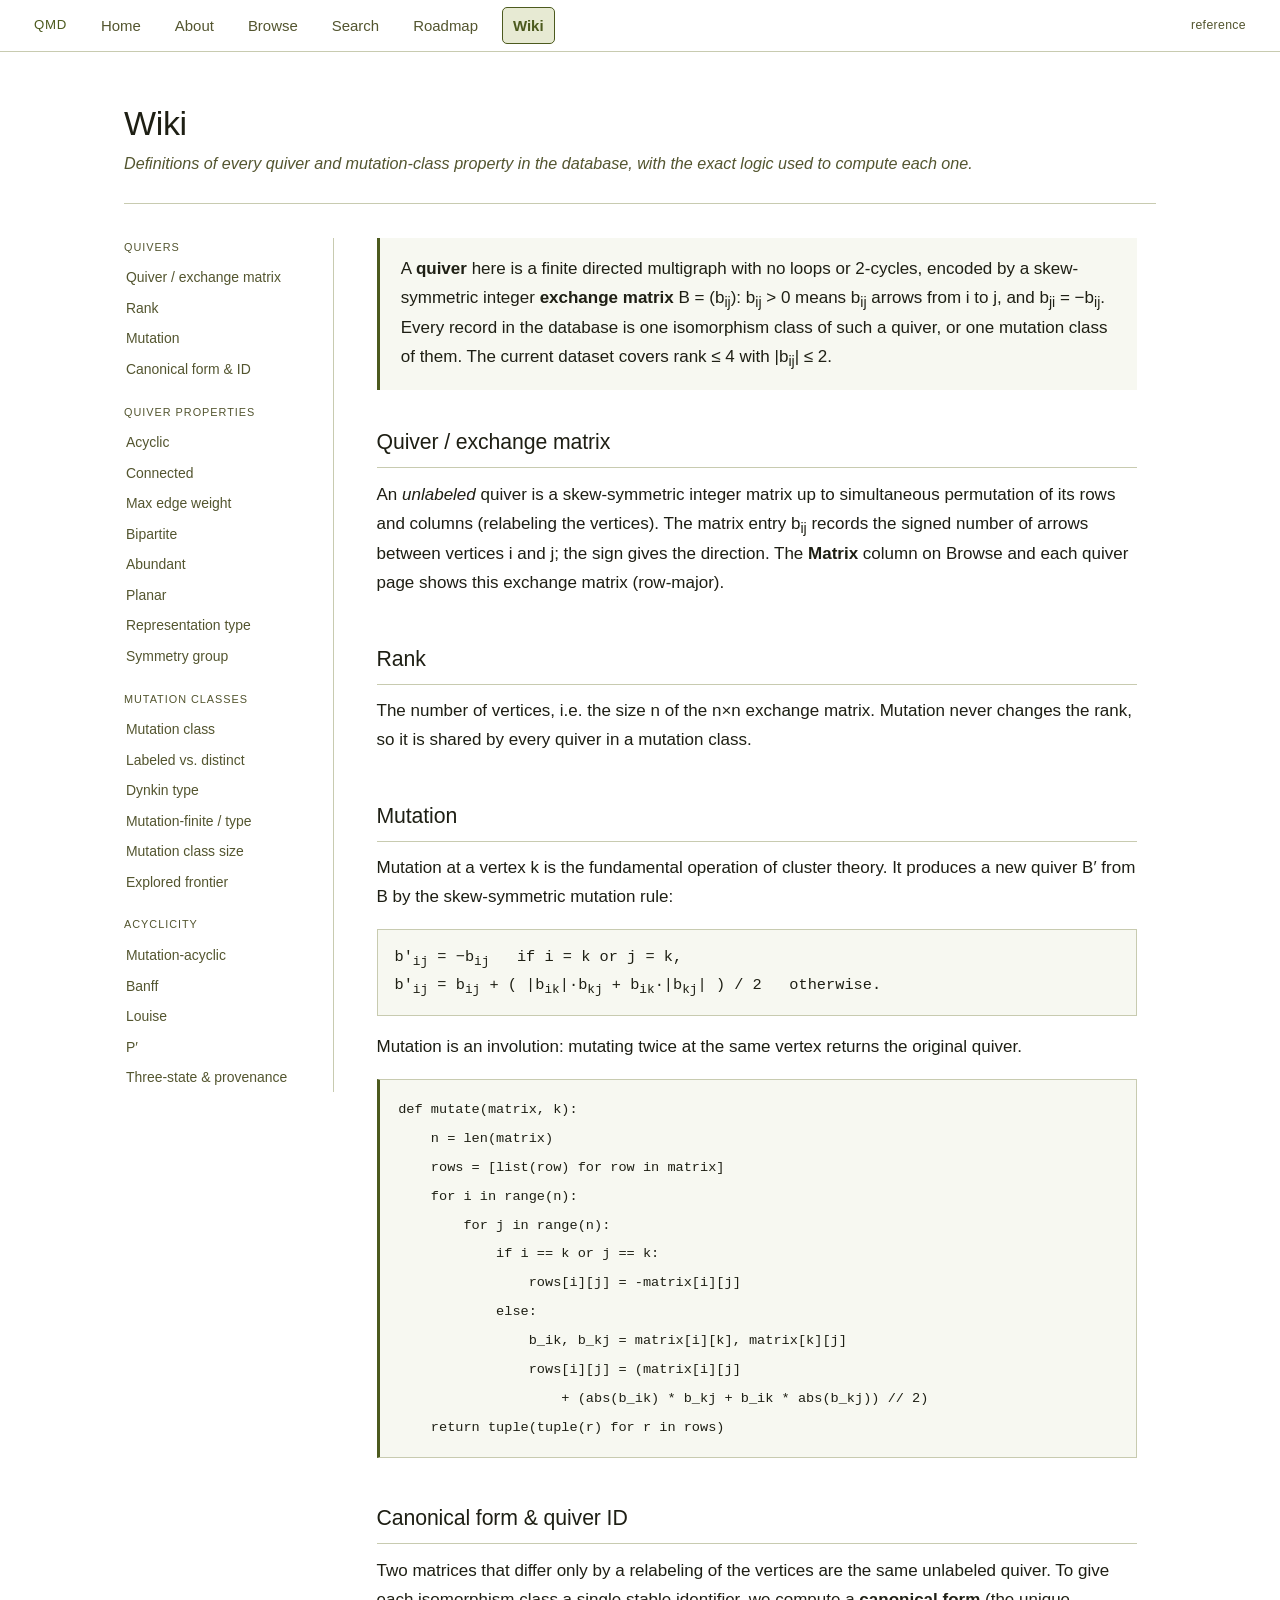
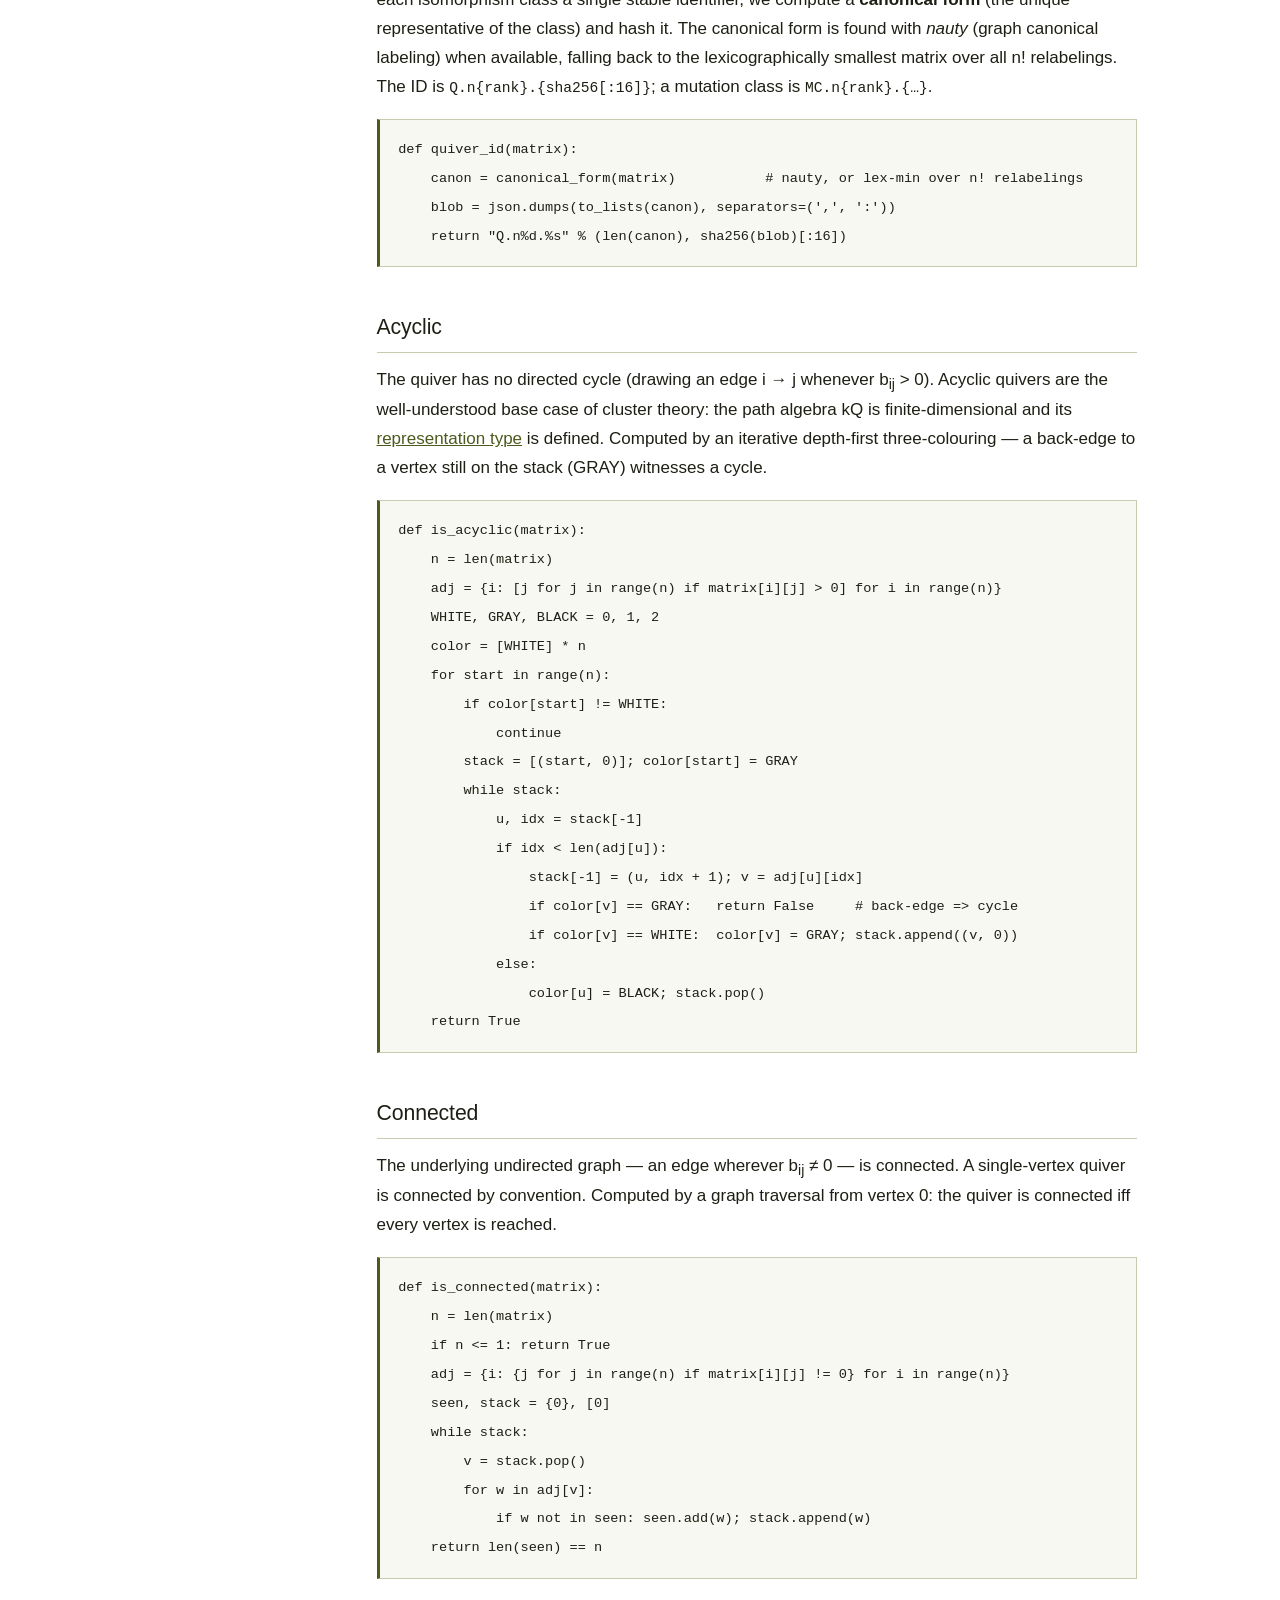
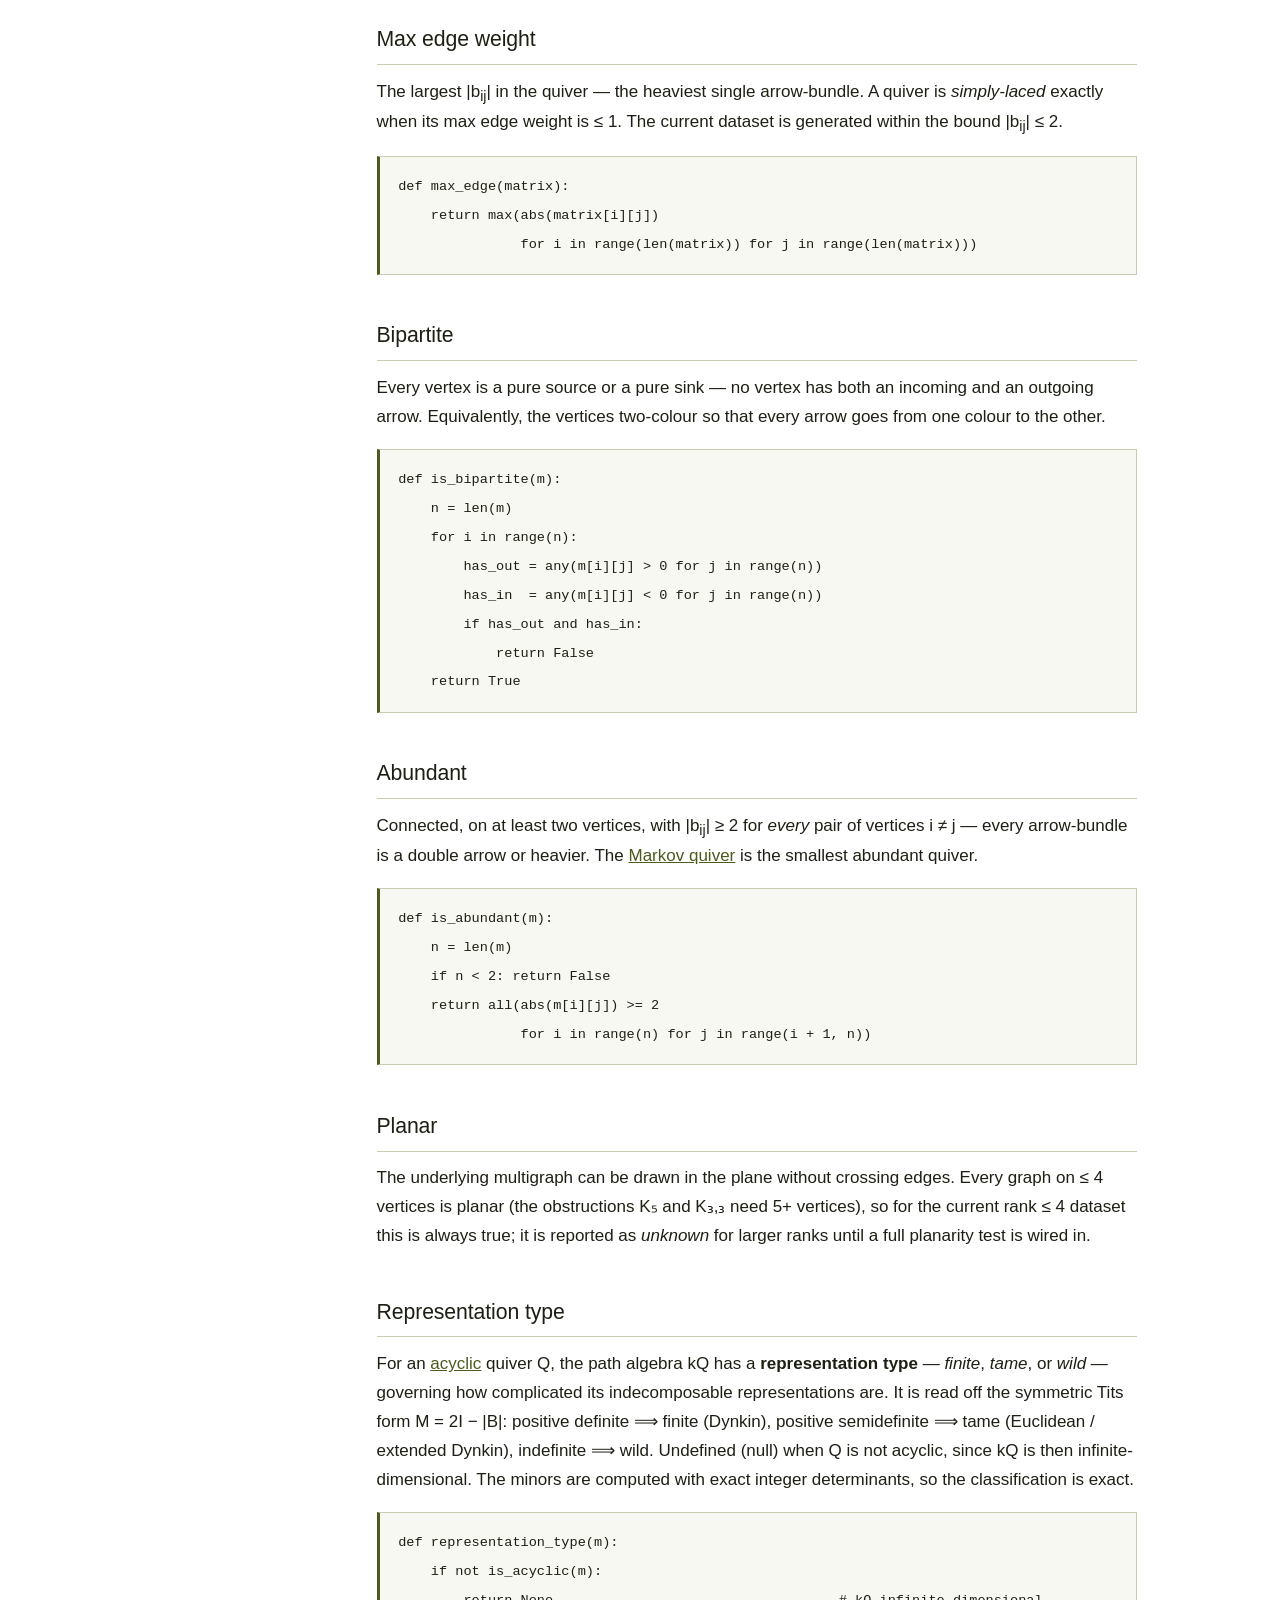
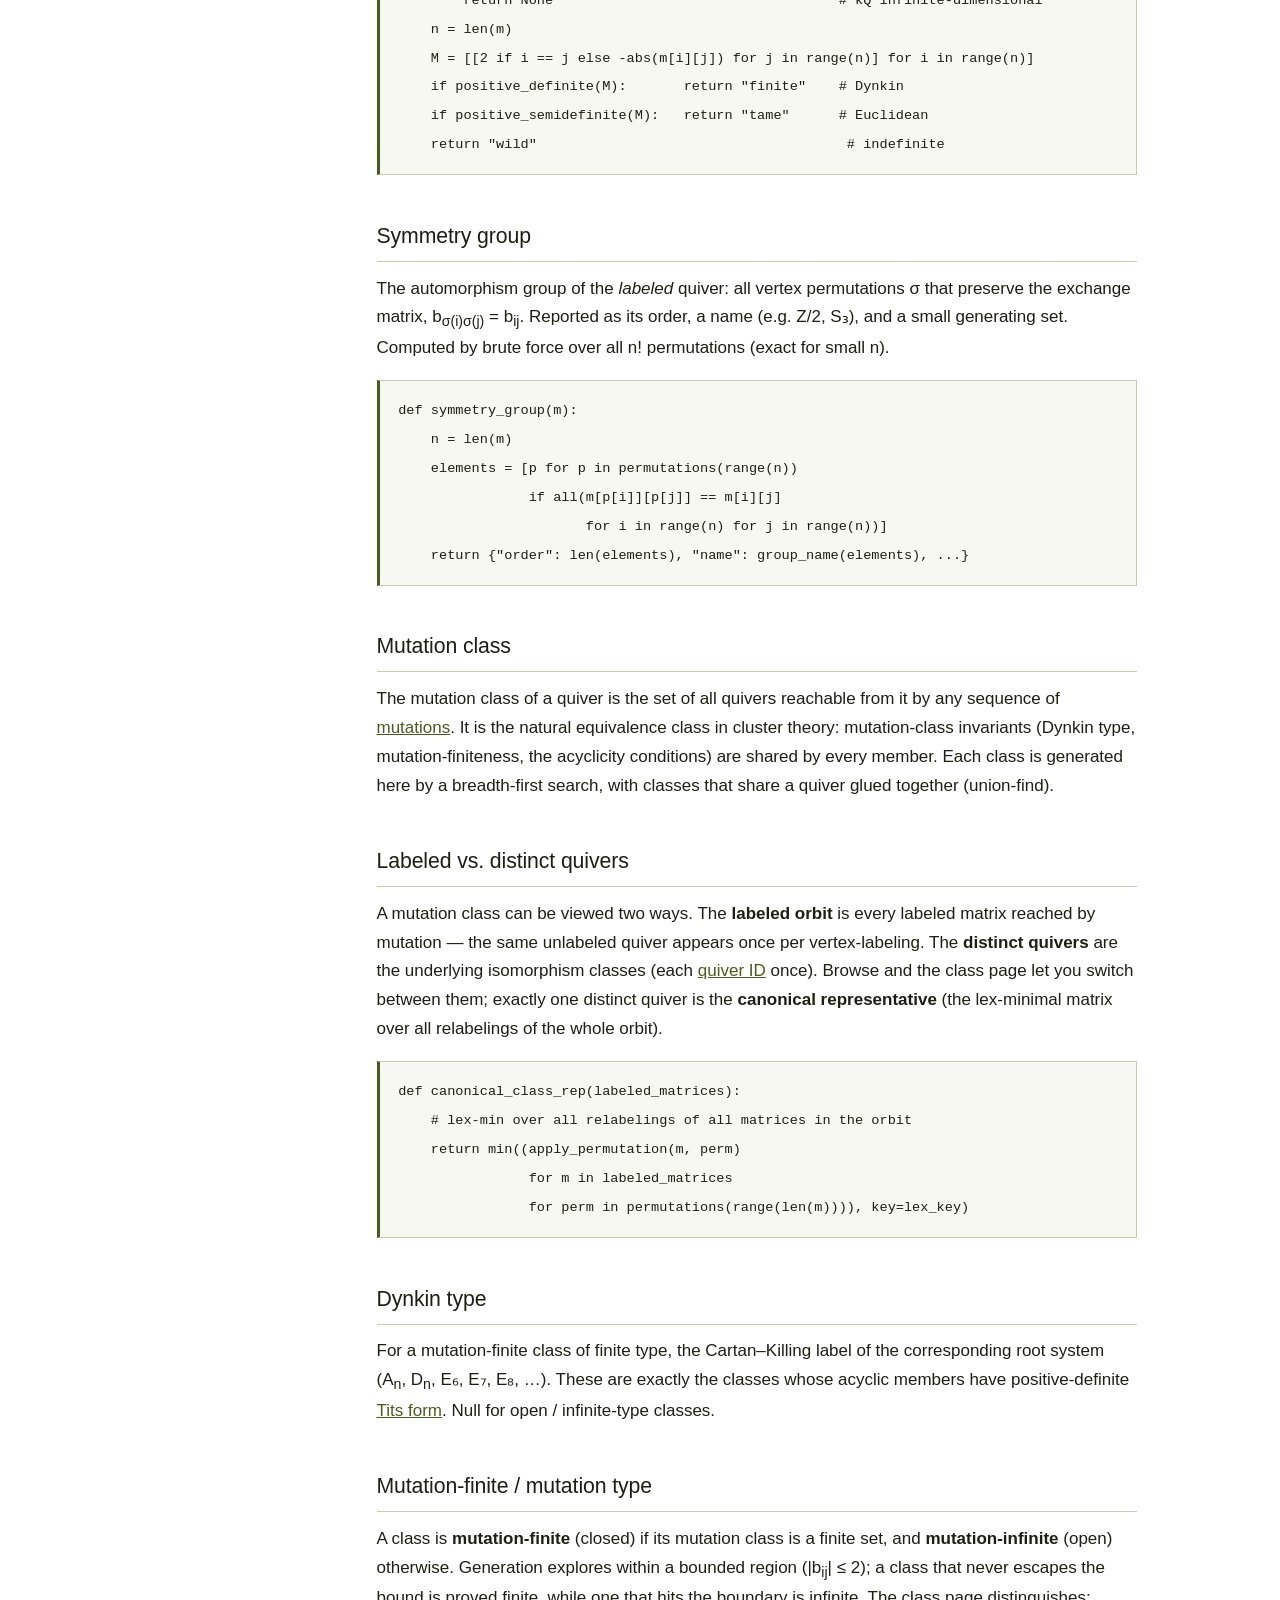
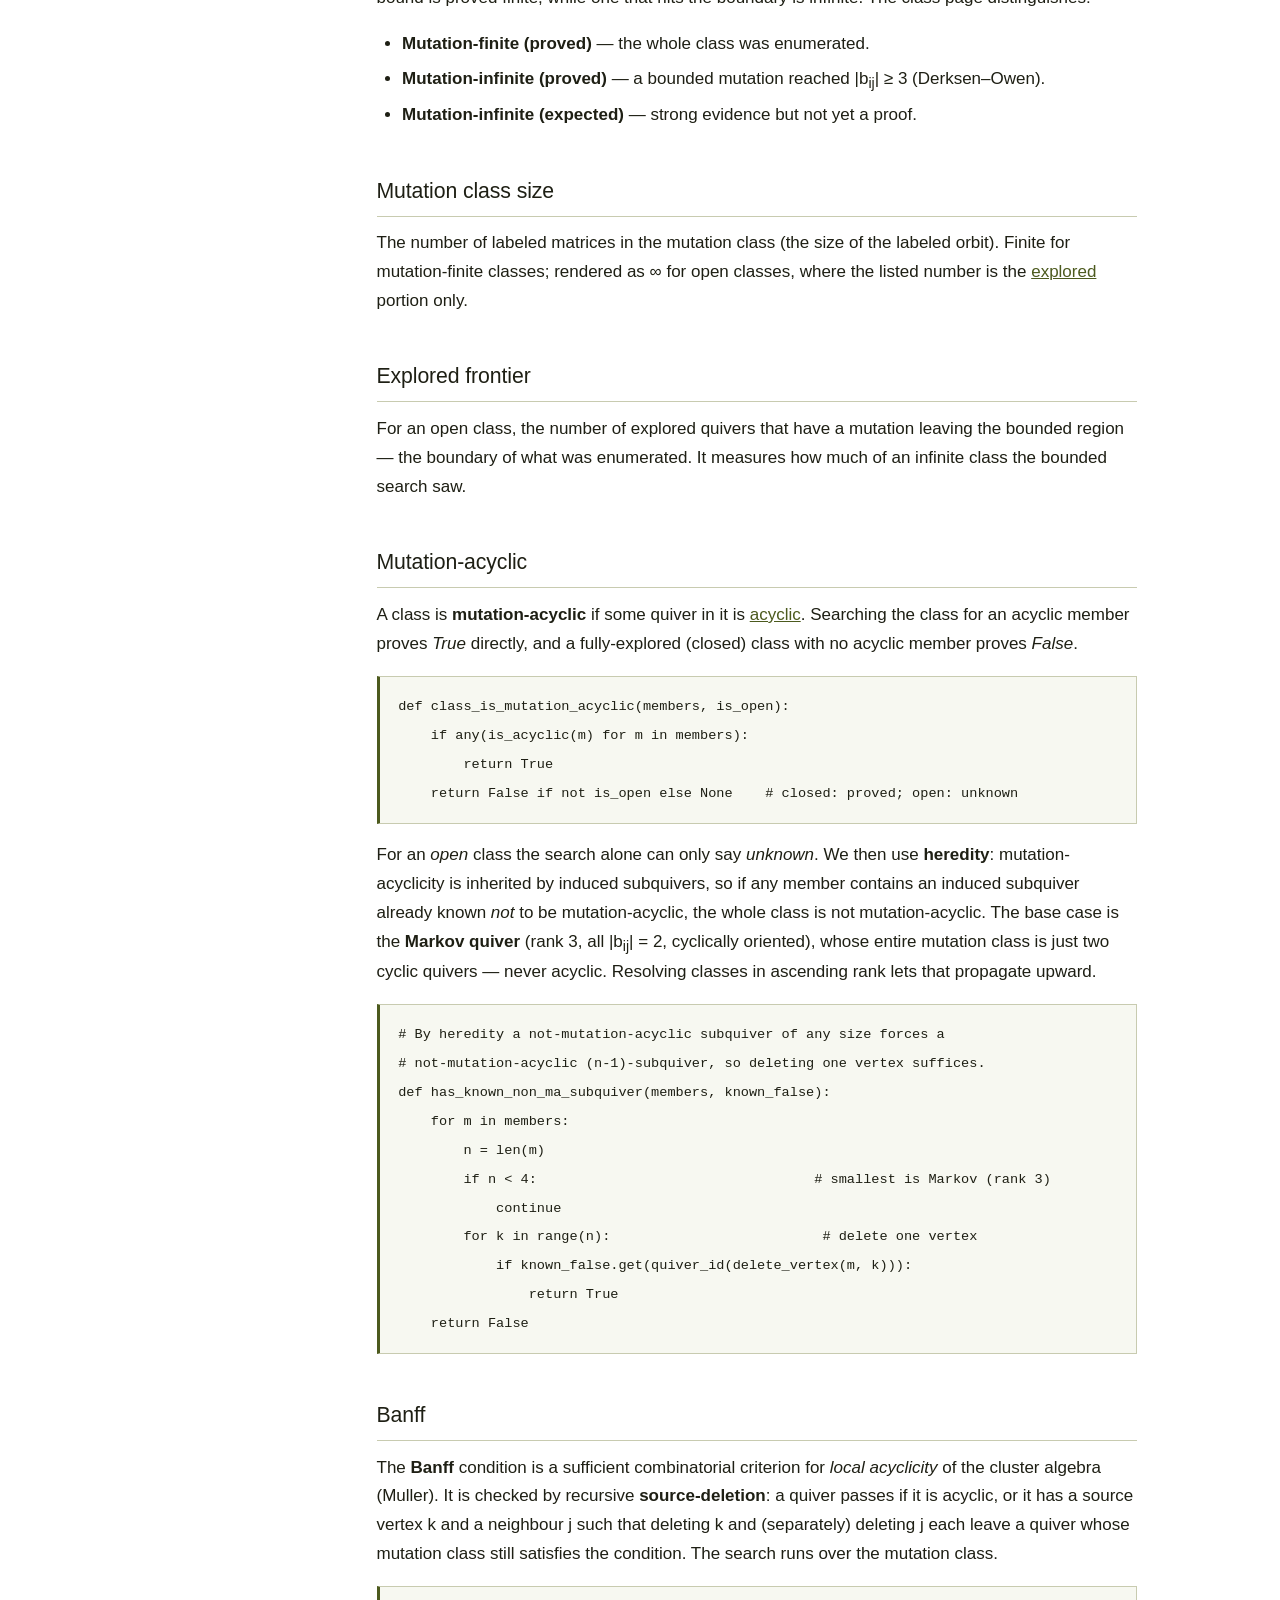
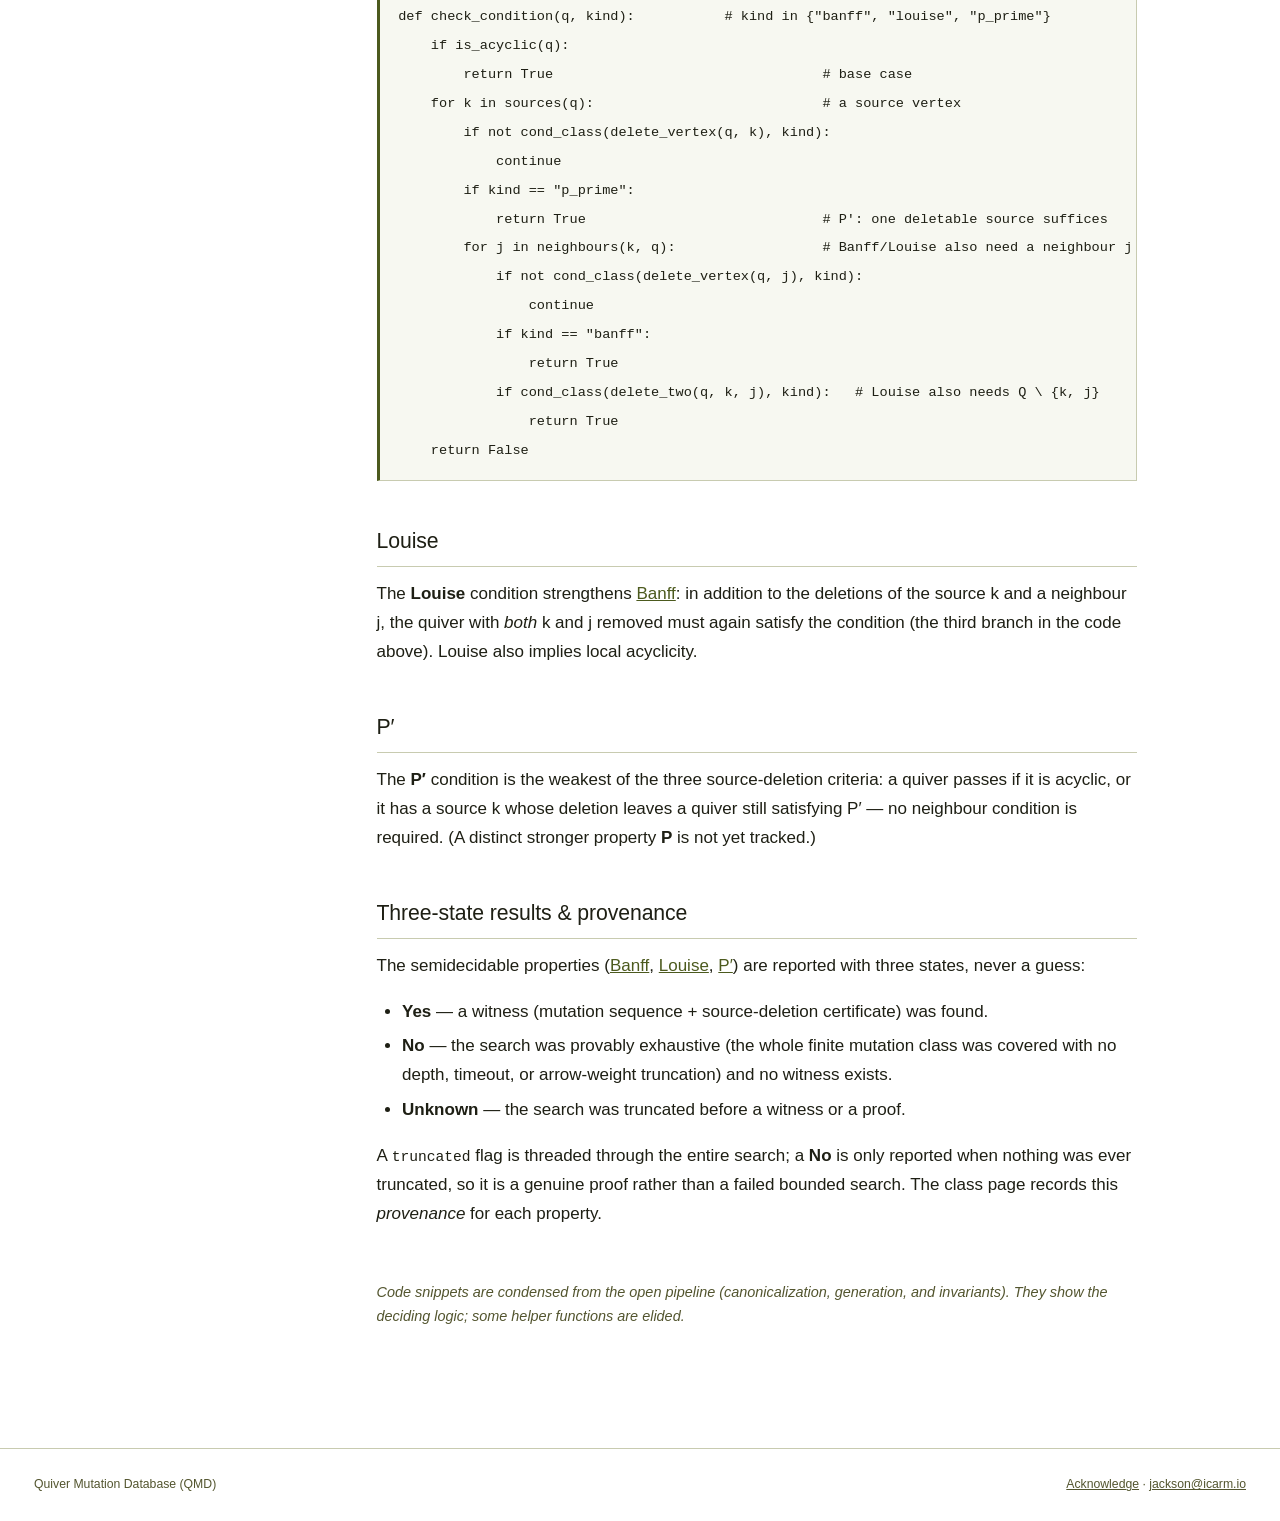
<file: wiki.html>
<!DOCTYPE html>
<html lang="en">
<head>
<meta charset="UTF-8">
<meta name="viewport" content="width=device-width, initial-scale=1.0">
<title>Wiki — QMD</title>
  <!-- Google tag (gtag.js) -->
  <script async src="https://www.googletagmanager.com/gtag/js?id=G-J4QG6T5TE5"></script>
  <script>
    window.dataLayer = window.dataLayer || [];
    function gtag(){dataLayer.push(arguments);}
    gtag('js', new Date());
    gtag('config', 'G-J4QG6T5TE5');
  </script>

  <link rel="stylesheet" href="/style.css" />
</head>
<body>
<a class="skip-link" href="#page-content">Skip to main content</a>

<nav>
  <a href="/" class="brand">QMD</a>
  <a href="/">Home</a>
  <a href="/about.html">About</a>
  <a href="/browse.html">Browse</a>
  <a href="/search.html">Search</a>
  <a href="/roadmap.html">Roadmap</a>
  <a href="/wiki.html" class="active">Wiki</a>
  <div class="spacer"></div>
  <span class="status">reference</span>
</nav>

<!--
  Canonical definitions of every DB invariant / property. Keep in sync with the
  API (separate `api` repo): when an invariant is added there — see the "Adding a
  new invariant" checklist in api/qmd/models.py — add a <section class="wiki-section"
  id="x"> below defining it (with a code snippet if it's computed), add it to the
  table of contents, and link it from the relevant pages (quiver/class property
  labels and browse/search column headers) via /wiki.html#x. A section's id IS the
  deep-link anchor those pages point at, so don't rename ids casually.
-->
<main class="page-wide" id="page-content">
  <div class="page-header">
    <h1>Wiki</h1>
    <p>Definitions of every quiver and mutation-class property in the database, with the exact logic used to compute each one.</p>
  </div>

  <div class="wiki-layout">
    <aside class="wiki-toc" aria-label="Contents">
      <div class="wiki-toc-group">Quivers</div>
      <a href="#quiver">Quiver / exchange matrix</a>
      <a href="#rank">Rank</a>
      <a href="#mutation">Mutation</a>
      <a href="#quiver-id">Canonical form &amp; ID</a>

      <div class="wiki-toc-group">Quiver properties</div>
      <a href="#acyclic">Acyclic</a>
      <a href="#connected">Connected</a>
      <a href="#max-edge">Max edge weight</a>
      <a href="#bipartite">Bipartite</a>
      <a href="#abundant">Abundant</a>
      <a href="#planar">Planar</a>
      <a href="#representation-type">Representation type</a>
      <a href="#symmetry-group">Symmetry group</a>

      <div class="wiki-toc-group">Mutation classes</div>
      <a href="#mutation-class">Mutation class</a>
      <a href="#labeled-vs-distinct">Labeled vs. distinct</a>
      <a href="#dynkin-type">Dynkin type</a>
      <a href="#mutation-finite">Mutation-finite / type</a>
      <a href="#mutation-class-size">Mutation class size</a>
      <a href="#explored-frontier">Explored frontier</a>

      <div class="wiki-toc-group">Acyclicity</div>
      <a href="#mutation-acyclic">Mutation-acyclic</a>
      <a href="#banff">Banff</a>
      <a href="#louise">Louise</a>
      <a href="#p-prime">P′</a>
      <a href="#three-state">Three-state &amp; provenance</a>
    </aside>

    <div class="wiki-content">

      <p class="wiki-intro">
        A <b>quiver</b> here is a finite directed multigraph with no loops or 2-cycles,
        encoded by a skew-symmetric integer <b>exchange matrix</b> B = (b<sub>ij</sub>):
        b<sub>ij</sub> &gt; 0 means b<sub>ij</sub> arrows from i to j, and b<sub>ji</sub> = −b<sub>ij</sub>.
        Every record in the database is one isomorphism class of such a quiver, or one
        mutation class of them. The current dataset covers rank ≤ 4 with |b<sub>ij</sub>| ≤ 2.
      </p>

      <!-- ============ QUIVERS ============ -->
      <section class="wiki-section" id="quiver">
        <h2>Quiver / exchange matrix</h2>
        <p>An <i>unlabeled</i> quiver is a skew-symmetric integer matrix up to simultaneous
        permutation of its rows and columns (relabeling the vertices). The matrix entry
        b<sub>ij</sub> records the signed number of arrows between vertices i and j; the sign
        gives the direction. The <b>Matrix</b> column on Browse and each quiver page shows
        this exchange matrix (row-major).</p>
      </section>

      <section class="wiki-section" id="rank">
        <h2>Rank</h2>
        <p>The number of vertices, i.e. the size n of the n×n exchange matrix. Mutation never
        changes the rank, so it is shared by every quiver in a mutation class.</p>
      </section>

      <section class="wiki-section" id="mutation">
        <h2>Mutation</h2>
        <p>Mutation at a vertex k is the fundamental operation of cluster theory. It produces a
        new quiver B′ from B by the skew-symmetric mutation rule:</p>
        <p class="wiki-formula">
          b′<sub>ij</sub> = −b<sub>ij</sub> &nbsp; if i = k or j = k,<br>
          b′<sub>ij</sub> = b<sub>ij</sub> + ( |b<sub>ik</sub>|·b<sub>kj</sub> + b<sub>ik</sub>·|b<sub>kj</sub>| ) / 2 &nbsp; otherwise.
        </p>
        <p>Mutation is an involution: mutating twice at the same vertex returns the original quiver.</p>
        <pre class="code-block"><code>def mutate(matrix, k):
    n = len(matrix)
    rows = [list(row) for row in matrix]
    for i in range(n):
        for j in range(n):
            if i == k or j == k:
                rows[i][j] = -matrix[i][j]
            else:
                b_ik, b_kj = matrix[i][k], matrix[k][j]
                rows[i][j] = (matrix[i][j]
                    + (abs(b_ik) * b_kj + b_ik * abs(b_kj)) // 2)
    return tuple(tuple(r) for r in rows)</code></pre>
      </section>

      <section class="wiki-section" id="quiver-id">
        <h2>Canonical form &amp; quiver ID</h2>
        <p>Two matrices that differ only by a relabeling of the vertices are the same unlabeled
        quiver. To give each isomorphism class a single stable identifier, we compute a
        <b>canonical form</b> (the unique representative of the class) and hash it. The canonical
        form is found with <i>nauty</i> (graph canonical labeling) when available, falling back to
        the lexicographically smallest matrix over all n! relabelings. The ID is
        <code>Q.n{rank}.{sha256[:16]}</code>; a mutation class is <code>MC.n{rank}.{…}</code>.</p>
        <pre class="code-block"><code>def quiver_id(matrix):
    canon = canonical_form(matrix)           # nauty, or lex-min over n! relabelings
    blob = json.dumps(to_lists(canon), separators=(',', ':'))
    return "Q.n%d.%s" % (len(canon), sha256(blob)[:16])</code></pre>
      </section>

      <!-- ============ QUIVER PROPERTIES ============ -->
      <section class="wiki-section" id="acyclic">
        <h2>Acyclic</h2>
        <p>The quiver has no directed cycle (drawing an edge i → j whenever b<sub>ij</sub> &gt; 0).
        Acyclic quivers are the well-understood base case of cluster theory: the path algebra kQ
        is finite-dimensional and its <a href="#representation-type">representation type</a> is
        defined. Computed by an iterative depth-first three-colouring — a back-edge to a vertex
        still on the stack (GRAY) witnesses a cycle.</p>
        <pre class="code-block"><code>def is_acyclic(matrix):
    n = len(matrix)
    adj = {i: [j for j in range(n) if matrix[i][j] &gt; 0] for i in range(n)}
    WHITE, GRAY, BLACK = 0, 1, 2
    color = [WHITE] * n
    for start in range(n):
        if color[start] != WHITE:
            continue
        stack = [(start, 0)]; color[start] = GRAY
        while stack:
            u, idx = stack[-1]
            if idx &lt; len(adj[u]):
                stack[-1] = (u, idx + 1); v = adj[u][idx]
                if color[v] == GRAY:   return False     # back-edge =&gt; cycle
                if color[v] == WHITE:  color[v] = GRAY; stack.append((v, 0))
            else:
                color[u] = BLACK; stack.pop()
    return True</code></pre>
      </section>

      <section class="wiki-section" id="connected">
        <h2>Connected</h2>
        <p>The underlying undirected graph — an edge wherever b<sub>ij</sub> ≠ 0 — is connected.
        A single-vertex quiver is connected by convention. Computed by a graph traversal from
        vertex 0: the quiver is connected iff every vertex is reached.</p>
        <pre class="code-block"><code>def is_connected(matrix):
    n = len(matrix)
    if n &lt;= 1: return True
    adj = {i: {j for j in range(n) if matrix[i][j] != 0} for i in range(n)}
    seen, stack = {0}, [0]
    while stack:
        v = stack.pop()
        for w in adj[v]:
            if w not in seen: seen.add(w); stack.append(w)
    return len(seen) == n</code></pre>
      </section>

      <section class="wiki-section" id="max-edge">
        <h2>Max edge weight</h2>
        <p>The largest |b<sub>ij</sub>| in the quiver — the heaviest single arrow-bundle. A quiver
        is <i>simply-laced</i> exactly when its max edge weight is ≤ 1. The current dataset is
        generated within the bound |b<sub>ij</sub>| ≤ 2.</p>
        <pre class="code-block"><code>def max_edge(matrix):
    return max(abs(matrix[i][j])
               for i in range(len(matrix)) for j in range(len(matrix)))</code></pre>
      </section>

      <section class="wiki-section" id="bipartite">
        <h2>Bipartite</h2>
        <p>Every vertex is a pure source or a pure sink — no vertex has both an incoming and an
        outgoing arrow. Equivalently, the vertices two-colour so that every arrow goes from one
        colour to the other.</p>
        <pre class="code-block"><code>def is_bipartite(m):
    n = len(m)
    for i in range(n):
        has_out = any(m[i][j] &gt; 0 for j in range(n))
        has_in  = any(m[i][j] &lt; 0 for j in range(n))
        if has_out and has_in:
            return False
    return True</code></pre>
      </section>

      <section class="wiki-section" id="abundant">
        <h2>Abundant</h2>
        <p>Connected, on at least two vertices, with |b<sub>ij</sub>| ≥ 2 for <i>every</i> pair of
        vertices i ≠ j — every arrow-bundle is a double arrow or heavier. The
        <a href="#mutation-acyclic">Markov quiver</a> is the smallest abundant quiver.</p>
        <pre class="code-block"><code>def is_abundant(m):
    n = len(m)
    if n &lt; 2: return False
    return all(abs(m[i][j]) &gt;= 2
               for i in range(n) for j in range(i + 1, n))</code></pre>
      </section>

      <section class="wiki-section" id="planar">
        <h2>Planar</h2>
        <p>The underlying multigraph can be drawn in the plane without crossing edges. Every graph
        on ≤ 4 vertices is planar (the obstructions K₅ and K₃,₃ need 5+ vertices), so for the
        current rank ≤ 4 dataset this is always true; it is reported as <i>unknown</i> for larger
        ranks until a full planarity test is wired in.</p>
      </section>

      <section class="wiki-section" id="representation-type">
        <h2>Representation type</h2>
        <p>For an <a href="#acyclic">acyclic</a> quiver Q, the path algebra kQ has a
        <b>representation type</b> — <i>finite</i>, <i>tame</i>, or <i>wild</i> — governing how
        complicated its indecomposable representations are. It is read off the symmetric Tits form
        M = 2I − |B|: positive definite ⟹ finite (Dynkin), positive semidefinite ⟹ tame
        (Euclidean / extended Dynkin), indefinite ⟹ wild. Undefined (null) when Q is not acyclic,
        since kQ is then infinite-dimensional. The minors are computed with exact integer
        determinants, so the classification is exact.</p>
        <pre class="code-block"><code>def representation_type(m):
    if not is_acyclic(m):
        return None                                   # kQ infinite-dimensional
    n = len(m)
    M = [[2 if i == j else -abs(m[i][j]) for j in range(n)] for i in range(n)]
    if positive_definite(M):       return "finite"    # Dynkin
    if positive_semidefinite(M):   return "tame"      # Euclidean
    return "wild"                                      # indefinite</code></pre>
      </section>

      <section class="wiki-section" id="symmetry-group">
        <h2>Symmetry group</h2>
        <p>The automorphism group of the <i>labeled</i> quiver: all vertex permutations σ that
        preserve the exchange matrix, b<sub>σ(i)σ(j)</sub> = b<sub>ij</sub>. Reported as its order,
        a name (e.g. Z/2, S₃), and a small generating set. Computed by brute force over all n!
        permutations (exact for small n).</p>
        <pre class="code-block"><code>def symmetry_group(m):
    n = len(m)
    elements = [p for p in permutations(range(n))
                if all(m[p[i]][p[j]] == m[i][j]
                       for i in range(n) for j in range(n))]
    return {"order": len(elements), "name": group_name(elements), ...}</code></pre>
      </section>

      <!-- ============ MUTATION CLASSES ============ -->
      <section class="wiki-section" id="mutation-class">
        <h2>Mutation class</h2>
        <p>The mutation class of a quiver is the set of all quivers reachable from it by any
        sequence of <a href="#mutation">mutations</a>. It is the natural equivalence class in
        cluster theory: mutation-class invariants (Dynkin type, mutation-finiteness, the
        acyclicity conditions) are shared by every member. Each class is generated here by a
        breadth-first search, with classes that share a quiver glued together (union-find).</p>
      </section>

      <section class="wiki-section" id="labeled-vs-distinct">
        <h2>Labeled vs. distinct quivers</h2>
        <p>A mutation class can be viewed two ways. The <b>labeled orbit</b> is every labeled
        matrix reached by mutation — the same unlabeled quiver appears once per vertex-labeling.
        The <b>distinct quivers</b> are the underlying isomorphism classes (each
        <a href="#quiver-id">quiver ID</a> once). Browse and the class page let you switch between
        them; exactly one distinct quiver is the <b>canonical representative</b> (the lex-minimal
        matrix over all relabelings of the whole orbit).</p>
        <pre class="code-block"><code>def canonical_class_rep(labeled_matrices):
    # lex-min over all relabelings of all matrices in the orbit
    return min((apply_permutation(m, perm)
                for m in labeled_matrices
                for perm in permutations(range(len(m)))), key=lex_key)</code></pre>
      </section>

      <section class="wiki-section" id="dynkin-type">
        <h2>Dynkin type</h2>
        <p>For a mutation-finite class of finite type, the Cartan–Killing label of the
        corresponding root system (A<sub>n</sub>, D<sub>n</sub>, E₆, E₇, E₈, …). These are exactly
        the classes whose acyclic members have positive-definite
        <a href="#representation-type">Tits form</a>. Null for open / infinite-type classes.</p>
      </section>

      <section class="wiki-section" id="mutation-finite">
        <h2>Mutation-finite / mutation type</h2>
        <p>A class is <b>mutation-finite</b> (closed) if its mutation class is a finite set, and
        <b>mutation-infinite</b> (open) otherwise. Generation explores within a bounded region
        (|b<sub>ij</sub>| ≤ 2); a class that never escapes the bound is proved finite, while one
        that hits the boundary is infinite. The class page distinguishes:</p>
        <ul>
          <li><b>Mutation-finite (proved)</b> — the whole class was enumerated.</li>
          <li><b>Mutation-infinite (proved)</b> — a bounded mutation reached |b<sub>ij</sub>| ≥ 3 (Derksen–Owen).</li>
          <li><b>Mutation-infinite (expected)</b> — strong evidence but not yet a proof.</li>
        </ul>
      </section>

      <section class="wiki-section" id="mutation-class-size">
        <h2>Mutation class size</h2>
        <p>The number of labeled matrices in the mutation class (the size of the labeled orbit).
        Finite for mutation-finite classes; rendered as ∞ for open classes, where the listed
        number is the <a href="#explored-frontier">explored</a> portion only.</p>
      </section>

      <section class="wiki-section" id="explored-frontier">
        <h2>Explored frontier</h2>
        <p>For an open class, the number of explored quivers that have a mutation leaving the
        bounded region — the boundary of what was enumerated. It measures how much of an infinite
        class the bounded search saw.</p>
      </section>

      <!-- ============ ACYCLICITY ============ -->
      <section class="wiki-section" id="mutation-acyclic">
        <h2>Mutation-acyclic</h2>
        <p>A class is <b>mutation-acyclic</b> if some quiver in it is <a href="#acyclic">acyclic</a>.
        Searching the class for an acyclic member proves <i>True</i> directly, and a fully-explored
        (closed) class with no acyclic member proves <i>False</i>.</p>
        <pre class="code-block"><code>def class_is_mutation_acyclic(members, is_open):
    if any(is_acyclic(m) for m in members):
        return True
    return False if not is_open else None    # closed: proved; open: unknown</code></pre>
        <p>For an <i>open</i> class the search alone can only say <i>unknown</i>. We then use
        <b>heredity</b>: mutation-acyclicity is inherited by induced subquivers, so if any member
        contains an induced subquiver already known <i>not</i> to be mutation-acyclic, the whole
        class is not mutation-acyclic. The base case is the <b>Markov quiver</b> (rank 3, all
        |b<sub>ij</sub>| = 2, cyclically oriented), whose entire mutation class is just two cyclic
        quivers — never acyclic. Resolving classes in ascending rank lets that propagate upward.</p>
        <pre class="code-block"><code># By heredity a not-mutation-acyclic subquiver of any size forces a
# not-mutation-acyclic (n-1)-subquiver, so deleting one vertex suffices.
def has_known_non_ma_subquiver(members, known_false):
    for m in members:
        n = len(m)
        if n &lt; 4:                                  # smallest is Markov (rank 3)
            continue
        for k in range(n):                          # delete one vertex
            if known_false.get(quiver_id(delete_vertex(m, k))):
                return True
    return False</code></pre>
      </section>

      <section class="wiki-section" id="banff">
        <h2>Banff</h2>
        <p>The <b>Banff</b> condition is a sufficient combinatorial criterion for <i>local
        acyclicity</i> of the cluster algebra (Muller). It is checked by recursive
        <b>source-deletion</b>: a quiver passes if it is acyclic, or it has a source vertex k and
        a neighbour j such that deleting k and (separately) deleting j each leave a quiver whose
        mutation class still satisfies the condition. The search runs over the mutation class.</p>
        <pre class="code-block"><code>def check_condition(q, kind):           # kind in {"banff", "louise", "p_prime"}
    if is_acyclic(q):
        return True                                 # base case
    for k in sources(q):                            # a source vertex
        if not cond_class(delete_vertex(q, k), kind):
            continue
        if kind == "p_prime":
            return True                             # P': one deletable source suffices
        for j in neighbours(k, q):                  # Banff/Louise also need a neighbour j
            if not cond_class(delete_vertex(q, j), kind):
                continue
            if kind == "banff":
                return True
            if cond_class(delete_two(q, k, j), kind):   # Louise also needs Q \ {k, j}
                return True
    return False</code></pre>
      </section>

      <section class="wiki-section" id="louise">
        <h2>Louise</h2>
        <p>The <b>Louise</b> condition strengthens <a href="#banff">Banff</a>: in addition to the
        deletions of the source k and a neighbour j, the quiver with <i>both</i> k and j removed
        must again satisfy the condition (the third branch in the code above). Louise also implies
        local acyclicity.</p>
      </section>

      <section class="wiki-section" id="p-prime">
        <h2>P′</h2>
        <p>The <b>P′</b> condition is the weakest of the three source-deletion criteria: a quiver
        passes if it is acyclic, or it has a source k whose deletion leaves a quiver still
        satisfying P′ — no neighbour condition is required. (A distinct stronger property
        <b>P</b> is not yet tracked.)</p>
      </section>

      <section class="wiki-section" id="three-state">
        <h2>Three-state results &amp; provenance</h2>
        <p>The semidecidable properties (<a href="#banff">Banff</a>, <a href="#louise">Louise</a>,
        <a href="#p-prime">P′</a>) are reported with three states, never a guess:</p>
        <ul>
          <li><b>Yes</b> — a witness (mutation sequence + source-deletion certificate) was found.</li>
          <li><b>No</b> — the search was provably exhaustive (the whole finite mutation class was
          covered with no depth, timeout, or arrow-weight truncation) and no witness exists.</li>
          <li><b>Unknown</b> — the search was truncated before a witness or a proof.</li>
        </ul>
        <p>A <code>truncated</code> flag is threaded through the entire search; a <b>No</b> is only
        reported when nothing was ever truncated, so it is a genuine proof rather than a failed
        bounded search. The class page records this <i>provenance</i> for each property.</p>
      </section>

      <p class="wiki-foot">Code snippets are condensed from the open pipeline (canonicalization,
      generation, and invariants). They show the deciding logic; some helper functions are elided.</p>

    </div>
  </div>
</main>

<footer>
  <span>Quiver Mutation Database (QMD)</span>
  <span><a href="/acknowledge.html">Acknowledge</a> &middot; <a href="mailto:jackson@icarm.io">jackson@icarm.io</a></span>
</footer>

</body>
</html>
</file>
<file: style.css>
/* ============================================================
   QMD — Shared Stylesheet
   quivermutationdb.org
   ============================================================ */

/* --- Design tokens ---
   Accessible olive palette: one olive hue plus neutrals, differentiated by
   lightness (not hue) so it works for colour-blind users. All text/background
   pairs meet WCAG AA (>=4.5:1), most reach AAA (>=7:1). Arial throughout
   (a system font: no web-font load, consistent rendering). */
:root {
  --ink:         #1e1f14;   /* near-black olive-charcoal (reads as black) */
  --ink-light:   #53552f;   /* secondary text: 7.4:1 on white */
  --rule:        #c8cbb0;   /* hairline borders (decorative) */
  --rule-strong: #6c7048;   /* input/button borders: 5.0:1 on white (>=3) */
  --bg:          #ffffff;   /* white page background */
  --bg-card:     #f7f8f1;   /* faint olive-tinted card lift (reads near-white) */
  --accent:      #4c5a1e;   /* dark olive: 7.2:1 on white, white 7.5:1 on it */
  --accent-soft: #e7ead3;
  --mono:        Arial, Helvetica, sans-serif;
  --serif:       Arial, Helvetica, sans-serif;
}

/* --- Reset --- */
*, *::before, *::after { box-sizing: border-box; margin: 0; padding: 0; }
html { font-size: 17px; }

/* --- Base --- */
body {
  font-family: var(--serif);
  background: var(--bg);
  color: var(--ink);
  line-height: 1.7;
  min-height: 100vh;
}

/* --- Navigation --- */
nav {
  border-bottom: 1px solid var(--rule);
  padding: 0 2rem;
  display: flex;
  align-items: center;
  gap: 2rem;
  height: 52px;
  background: var(--bg);
  position: sticky;
  top: 0;
  z-index: 100;
}
nav .brand {
  font-family: var(--mono);
  font-size: 0.78rem;
  font-weight: 500;
  letter-spacing: 0.05em;
  color: var(--accent);
  text-decoration: none;
  text-transform: uppercase;
}
nav a {
  font-size: 0.88rem;
  color: var(--ink-light);
  text-decoration: none;
  transition: color 0.15s, box-shadow 0.15s;
}
nav a:hover  { color: var(--accent); }
/* Current page: a distinct boxed pill — accent border + soft-olive fill so
   it's unmistakable against the white nav. Negative margin offsets the added
   padding so neighbouring links don't shift. */
nav a.active {
  color: var(--accent);
  font-weight: 600;
  background: var(--accent-soft);
  border: 1px solid var(--accent);
  border-radius: 5px;
  padding: 0.28rem 0.6rem;
  margin: 0 -0.6rem;
  align-self: center;
}
nav .spacer  { flex: 1; }
nav .status {
  font-family: var(--mono);
  font-size: 0.72rem;
  color: var(--ink-light);
  letter-spacing: 0.03em;
}

/* --- Page wrapper --- */
.page {
  max-width: 900px;
  margin: 0 auto;
  padding: 3.5rem 2rem;
}
.page-wide {
  max-width: 1100px;
  margin: 0 auto;
  padding: 3rem 2rem;
}

/* --- Prose typography --- */
h1 {
  font-size: 2rem;
  font-weight: 400;
  letter-spacing: -0.01em;
  line-height: 1.2;
  margin-bottom: 1rem;
}
h2 {
  font-size: 1.25rem;
  font-weight: 500;
  letter-spacing: -0.005em;
  margin-top: 2.5rem;
  margin-bottom: 0.75rem;
  padding-bottom: 0.4rem;
  border-bottom: 1px solid var(--rule);
}
h3 {
  font-size: 1.05rem;
  font-weight: 500;
  margin-top: 1.75rem;
  margin-bottom: 0.5rem;
}
p  { margin-bottom: 1rem; font-size: 1rem; }
p:last-child { margin-bottom: 0; }
strong { font-weight: 500; }
a  { color: var(--accent); text-decoration: underline; }
a:hover { text-decoration: underline; }
/* Controls signal interactivity by shape/position, so no underline on them */
nav a, .brand, .btn, .badge, .page-btn, .view-btn,
.filter-pill button, .breadcrumb a, .skip-link { text-decoration: none; }
nav a:hover, .breadcrumb a:hover { text-decoration: underline; }
ul, ol { margin: 0 0 1rem 1.5rem; }
li { margin-bottom: 0.35rem; font-size: 1rem; }

/* --- Page header (for browse/search/etc.) --- */
.page-header {
  border-bottom: 1px solid var(--rule);
  padding-bottom: 1.5rem;
  margin-bottom: 2rem;
}
.page-header h1 { margin-bottom: 0.35rem; }
.page-header p  { font-size: 0.95rem; color: var(--ink-light); font-style: italic; margin: 0; }

/* --- Breadcrumb --- */
.breadcrumb {
  font-family: var(--mono);
  font-size: 0.72rem;
  color: var(--ink-light);
  margin-bottom: 1.75rem;
  display: flex;
  align-items: center;
  gap: 0.5rem;
}
.breadcrumb a   { color: var(--accent); text-decoration: none; }
.breadcrumb a:hover { text-decoration: underline; }
.breadcrumb .sep { opacity: 0.4; }

/* --- Card / section box --- */
.card {
  background: var(--bg-card);
  border: 1px solid var(--rule);
  padding: 1.5rem;
  margin-bottom: 1.5rem;
}
.card-label {
  font-family: var(--mono);
  font-size: 0.68rem;
  text-transform: uppercase;
  letter-spacing: 0.09em;
  color: var(--ink-light);
  margin-bottom: 1rem;
  padding-bottom: 0.6rem;
  border-bottom: 1px solid var(--rule);
}

/* --- Status box (e.g. "Under active development") --- */
.status-box {
  border: 1px solid var(--rule);
  border-left: 3px solid var(--accent);
  background: var(--bg-card);
  padding: 1.1rem 1.4rem;
  margin: 1.5rem 0;
  font-size: 0.95rem;
}
.status-box p { margin-bottom: 0.5rem; }
.status-box p:last-child { margin-bottom: 0; }

/* --- Inline mono ID / tag --- */
.qid-tag {
  font-family: var(--mono);
  font-size: 0.82rem;
  color: var(--ink-light);
  margin-bottom: 0.5rem;
  letter-spacing: 0.02em;
  display: block;
}

/* --- Badges --- */
.badge {
  display: inline-block;
  font-family: var(--mono);
  font-size: 0.65rem;
  font-weight: 500;
  letter-spacing: 0.05em;
  padding: 0.15rem 0.5rem;
  text-transform: uppercase;
}
/* Differentiated by fill vs outline (+ their text), not hue alone */
.badge-closed { background: var(--accent);  color: #fff;        border: 1px solid var(--accent); }
.badge-open   { background: var(--bg-card); color: var(--ink);  border: 1px solid var(--rule-strong); }
.badge-dev    { background: var(--accent-soft); color: var(--accent); border: 1px solid var(--rule-strong); }

/* --- Buttons --- */
.btn {
  font-family: var(--mono);
  font-size: 0.78rem;
  font-weight: 500;
  letter-spacing: 0.04em;
  padding: 0.45rem 1.1rem;
  border: 1px solid var(--ink);
  background: var(--ink);
  color: var(--bg);
  cursor: pointer;
  text-transform: uppercase;
  transition: background 0.15s, border-color 0.15s;
  text-decoration: none;
  display: inline-block;
}
.btn:hover { background: var(--accent); border-color: var(--accent); color: var(--bg); text-decoration: none; }
.btn-ghost {
  background: transparent;
  color: var(--ink);
}
.btn-ghost:hover { background: var(--accent-soft); border-color: var(--accent); color: var(--accent); }

/* --- Tables --- */
.table-wrap {
  overflow-x: auto;
  border: 1px solid var(--rule);
  background: var(--bg-card);
}
table { width: 100%; border-collapse: collapse; font-size: 0.88rem; }
thead tr { border-bottom: 2px solid var(--rule); background: #eef0e1; }
th {
  font-family: var(--mono);
  font-size: 0.68rem;
  font-weight: 500;
  text-transform: uppercase;
  letter-spacing: 0.07em;
  color: var(--ink-light);
  padding: 0.75rem 1rem;
  text-align: left;
  white-space: nowrap;
}
th.sortable { cursor: pointer; user-select: none; }
th.sortable:hover { color: var(--accent); }
th.sorted .sort-arrow { color: var(--accent); }
.sort-arrow { opacity: 0.4; margin-left: 0.25rem; }
th.sorted .sort-arrow { opacity: 1; }
tbody tr { border-bottom: 1px solid var(--rule); transition: background 0.1s; }
tbody tr:last-child { border-bottom: none; }
tbody tr:hover { background: var(--accent-soft); }
td { padding: 0.7rem 1rem; vertical-align: middle; }
td.mono { font-family: var(--mono); font-size: 0.75rem; color: var(--ink-light); }
td a { font-family: var(--mono); font-size: 0.75rem; color: var(--accent); text-decoration: underline; }

/* --- Matrix rendering --- */
.matrix-container {
  display: flex;
  align-items: stretch;          /* brackets stretch to the matrix height */
  justify-content: center;
  padding: 1rem 0;
  gap: 0.4rem;
}
.matrix-bracket {
  width: 0.45rem;
  border: 1.5px solid var(--ink);
}
.matrix-bracket.left  { border-right: none; }
.matrix-bracket.right { border-left: none; }
.matrix-grid {
  display: grid;
  gap: 0;
  font-family: var(--mono);
  font-size: 0.85rem;
}
.matrix-cell {
  padding: 0.4rem 0.75rem;
  text-align: right;
  color: var(--ink);
  border: 1px solid transparent;
  transition: background 0.1s;
}
.matrix-cell:hover { background: var(--accent-soft); }

/* --- Meta list (key/value pairs) --- */
.meta-list { display: flex; flex-direction: column; gap: 0.6rem; }
.meta-row  { display: flex; justify-content: space-between; align-items: baseline; font-size: 0.9rem; }
.meta-row .key { color: var(--ink-light); font-style: italic; }
.meta-row .val { font-family: var(--mono); font-size: 0.8rem; font-weight: 500; }
.meta-row .val a { color: var(--accent); text-decoration: underline; }

/* --- Filter bar --- */
.filters {
  display: flex;
  gap: 1rem;
  align-items: flex-end;
  flex-wrap: wrap;
  margin-bottom: 1.75rem;
  padding: 1.25rem 1.5rem;
  background: var(--bg-card);
  border: 1px solid var(--rule);
}
.filter-group { display: flex; flex-direction: column; gap: 0.35rem; }
.filter-group label,
.field label {
  font-family: var(--mono);
  font-size: 0.68rem;
  text-transform: uppercase;
  letter-spacing: 0.08em;
  color: var(--ink-light);
}
.filter-group select,
.filter-group input,
.field select,
.field input {
  font-family: var(--mono);
  font-size: 0.8rem;
  padding: 0.4rem 0.6rem;
  border: 1px solid var(--rule-strong);
  background: var(--bg);
  color: var(--ink);
  outline: none;
  min-width: 130px;
}
.filter-group select:focus,
.filter-group input:focus,
.field select:focus,
.field input:focus { border-color: var(--accent); }

/* --- Pagination --- */
.pagination {
  display: flex;
  align-items: center;
  gap: 0.5rem;
  margin-top: 1.5rem;
  justify-content: flex-end;
  font-family: var(--mono);
  font-size: 0.78rem;
}
.page-btn {
  padding: 0.3rem 0.7rem;
  border: 1px solid var(--rule-strong);
  background: var(--bg-card);
  color: var(--ink);
  cursor: pointer;
  font-family: var(--mono);
  font-size: 0.78rem;
  transition: all 0.1s;
}
.page-btn:hover:not(:disabled) { border-color: var(--accent); color: var(--accent); }
.page-btn:disabled  { opacity: 0.4; cursor: default; }
.page-btn.active    { background: var(--ink); color: var(--bg); border-color: var(--ink); }
.page-info          { color: var(--ink-light); padding: 0 0.5rem; }

/* --- Tags / checkbox pills --- */
.tags { display: flex; flex-wrap: wrap; gap: 0.4rem; }
.tag {
  font-family: var(--mono);
  font-size: 0.7rem;
  padding: 0.2rem 0.6rem;
  border: 1px solid var(--rule);
  color: var(--ink-light);
  background: var(--bg);
}
.checkbox-pill {
  font-family: var(--mono);
  font-size: 0.7rem;
  padding: 0.2rem 0.65rem;
  border: 1px solid var(--rule-strong);
  cursor: pointer;
  background: var(--bg);
  color: var(--ink-light);
  user-select: none;
  transition: all 0.1s;
}
.checkbox-pill input { display: none; }
.checkbox-pill:has(input:checked) { background: var(--ink); color: var(--bg); border-color: var(--ink); }
.checkbox-pill:hover:not(:has(input:checked)) { border-color: var(--accent); color: var(--accent); }

/* --- Active filter pills --- */
.active-filters { display: flex; flex-wrap: wrap; gap: 0.5rem; margin-bottom: 1rem; }
.filter-pill {
  font-family: var(--mono);
  font-size: 0.7rem;
  padding: 0.2rem 0.6rem;
  background: var(--accent-soft);
  border: 1px solid var(--rule-strong);
  color: var(--accent);
  display: flex;
  align-items: center;
  gap: 0.4rem;
}
.filter-pill button { background: none; border: none; color: var(--accent); cursor: pointer; font-size: 0.8rem; padding: 0; line-height: 1; }

/* --- Loading / empty states --- */
.state-msg {
  text-align: center;
  padding: 4rem 2rem;
  color: var(--ink-light);
  font-style: italic;
  font-size: 1rem;
}
.state-msg .mono-label {
  font-family: var(--mono);
  font-size: 0.72rem;
  text-transform: uppercase;
  letter-spacing: 0.1em;
  display: block;
  margin-bottom: 0.5rem;
  color: var(--rule);
}
@keyframes spin { to { transform: rotate(360deg); } }
.spinner {
  width: 20px; height: 20px;
  border: 2px solid var(--rule);
  border-top-color: var(--accent);
  border-radius: 50%;
  animation: spin 0.7s linear infinite;
  margin: 0 auto 1rem;
}

/* --- Two / three column grid helpers --- */
.two-col   { display: grid; grid-template-columns: 1fr 1fr;   gap: 1.5rem; margin-bottom: 1.5rem; }
.three-col { display: grid; grid-template-columns: 1fr 1fr 1fr; gap: 1.5rem; margin-bottom: 1.5rem; }
@media (max-width: 700px) {
  .two-col, .three-col { grid-template-columns: 1fr; }
}

/* --- Stats row --- */
.stats-row {
  display: flex;
  gap: 2rem;
  margin-bottom: 1.5rem;
  font-family: var(--mono);
  font-size: 0.78rem;
  color: var(--ink-light);
}
.stats-row span b { color: var(--ink); font-weight: 500; }

/* --- Browse controls (view toggle + stats) --- */
.browse-controls {
  display: flex;
  align-items: center;
  justify-content: space-between;
  flex-wrap: wrap;
  gap: 1rem;
  margin-bottom: 1rem;
}
.browse-controls .stats-row { margin-bottom: 0; }

/* --- Misc view toggle buttons --- */
.view-btn {
  font-family: var(--mono);
  font-size: 0.7rem;
  padding: 0.3rem 0.7rem;
  border: 1px solid var(--rule-strong);
  background: var(--bg-card);
  cursor: pointer;
  color: var(--ink-light);
  transition: all 0.1s;
}
.view-btn.active { background: var(--ink); color: var(--bg); border-color: var(--ink); }
.view-btn:hover:not(.active) { border-color: var(--accent); color: var(--accent); }

/* --- Canon row highlight in tables (olive tint; also carries text) --- */
tr.is-canon td       { background: #edf0dc; }
tr.is-canon:hover td { background: #e4e8cd; }
.canon-mark {
  font-family: var(--mono);
  font-size: 0.68rem;
  color: var(--accent);
  background: var(--accent-soft);
  border: 1px solid var(--rule-strong);
  padding: 0.1rem 0.4rem;
}

/* --- Matrix mini (grid view cards) --- */
.matrix-grid-view {
  display: grid;
  grid-template-columns: repeat(auto-fill, minmax(220px, 1fr));
  gap: 1rem;
  padding: 1rem;
  background: var(--bg-card);
  border: 1px solid var(--rule);
}
.matrix-card {
  border: 1px solid var(--rule);
  padding: 1rem;
  background: var(--bg);
  cursor: pointer;
  transition: border-color 0.15s;
}
.matrix-card:hover        { border-color: var(--accent); }
.matrix-card.is-canon     { border-color: var(--accent); background: #edf0dc; }
.matrix-card-id {
  font-family: var(--mono);
  font-size: 0.65rem;
  color: var(--ink-light);
  margin-bottom: 0.5rem;
  overflow: hidden;
  text-overflow: ellipsis;
  white-space: nowrap;
}
.matrix-card-id a { color: var(--accent); text-decoration: underline; }

/* --- Footer --- */
footer {
  border-top: 1px solid var(--rule);
  margin-top: 4rem;
  padding: 1.5rem 2rem;
  font-family: var(--mono);
  font-size: 0.72rem;
  color: var(--ink-light);
  display: flex;
  justify-content: space-between;
  align-items: center;
  flex-wrap: wrap;
  gap: 0.5rem;
}
footer a { color: var(--ink-light); }
footer a:hover { color: var(--accent); text-decoration: underline; }

/* ============================================================
   Detail pages (quiver / class)
   ============================================================ */

/* --- Title block --- */
.title-block {
  margin-bottom: 2rem;
  padding-bottom: 1.5rem;
  border-bottom: 1px solid var(--rule);
}
.title-block .qid {
  font-family: var(--mono);
  font-size: 0.78rem;
  color: var(--ink-light);
  letter-spacing: 0.02em;
  margin-bottom: 0.5rem;
}
.title-block h1 { margin-bottom: 0.75rem; }
.title-meta { display: flex; flex-wrap: wrap; align-items: center; gap: 0.6rem; }
.stat-pill {
  font-family: var(--mono);
  font-size: 0.72rem;
  color: var(--ink-light);
  border: 1px solid var(--rule);
  background: var(--bg-card);
  padding: 0.2rem 0.6rem;
}
.stat-pill b { color: var(--ink); font-weight: 500; }

/* --- Section cards (mirror .card / .card-label) --- */
.section {
  background: var(--bg-card);
  border: 1px solid var(--rule);
  padding: 1.5rem;
}
.section-full { margin-bottom: 1.5rem; }
.section-label {
  font-family: var(--mono);
  font-size: 0.68rem;
  text-transform: uppercase;
  letter-spacing: 0.09em;
  color: var(--ink-light);
  margin-bottom: 1rem;
  padding-bottom: 0.6rem;
  border-bottom: 1px solid var(--rule);
}
.top-row {
  display: grid;
  grid-template-columns: 1fr 1fr;
  gap: 1.5rem;
  margin-bottom: 1.5rem;
}
@media (max-width: 700px) { .top-row { grid-template-columns: 1fr; } }

/* --- Class page: orbit section --- */
.orbit-section { margin-top: 1.5rem; }
.orbit-header {
  display: flex;
  justify-content: space-between;
  align-items: center;
  flex-wrap: wrap;
  gap: 0.75rem;
  margin-bottom: 1rem;
}
.orbit-controls { display: flex; gap: 0.4rem; }

/* --- Members table (quiver page) --- */
.members-table { border: 1px solid var(--rule); background: var(--bg-card); }

/* ============================================================
   Quiver drawing (SVG)
   ============================================================ */
.quiver-figure {
  display: flex;
  align-items: center;
  justify-content: center;
  padding: 0.5rem 0 1rem;
}
.quiver-svg { max-width: 100%; height: auto; display: block; }
.quiver-node { fill: var(--bg-card); stroke: var(--ink); stroke-width: 1.5; }
.quiver-node-label { font-family: var(--mono); fill: var(--ink); }
.quiver-edge { stroke: var(--ink); stroke-width: 1.5; fill: none; }
.quiver-arrowhead { fill: var(--ink); }
.quiver-weight {
  font-family: var(--mono);
  fill: var(--ink);
  font-weight: 500;
  paint-order: stroke;
  stroke: var(--bg-card);
  stroke-width: 3px;
  stroke-linejoin: round;
}
.quiver-mini .quiver-weight { stroke-width: 2.5px; }

/* --- Collapsible exchange matrix --- */
.matrix-details { margin-top: 1rem; border-top: 1px solid var(--rule); padding-top: 0.75rem; }
.matrix-details summary {
  font-family: var(--mono);
  font-size: 0.68rem;
  text-transform: uppercase;
  letter-spacing: 0.09em;
  color: var(--ink-light);
  cursor: pointer;
  list-style: none;
}
.matrix-details summary::-webkit-details-marker { display: none; }
.matrix-details summary::before { content: '▸\00a0'; }
.matrix-details[open] summary::before { content: '▾\00a0'; }
.matrix-details summary:hover { color: var(--accent); }

/* ============================================================
   Search form
   ============================================================ */
.search-form {
  background: var(--bg-card);
  border: 1px solid var(--rule);
  padding: 1.5rem;
  margin-bottom: 2rem;
}
.form-title {
  font-family: var(--mono);
  font-size: 0.68rem;
  text-transform: uppercase;
  letter-spacing: 0.09em;
  color: var(--ink-light);
  margin-bottom: 1rem;
  padding-bottom: 0.5rem;
  border-bottom: 1px solid var(--rule);
}
.form-title:not(:first-child) { margin-top: 2rem; }
.id-row { display: flex; gap: 0.75rem; align-items: flex-end; flex-wrap: wrap; }
.input-group { display: flex; flex-direction: column; gap: 0.35rem; flex: 1; min-width: 220px; }
.input-group label {
  font-family: var(--mono);
  font-size: 0.68rem;
  text-transform: uppercase;
  letter-spacing: 0.08em;
  color: var(--ink-light);
}
.input-group input {
  font-family: var(--mono);
  font-size: 0.8rem;
  padding: 0.4rem 0.6rem;
  border: 1px solid var(--rule-strong);
  background: var(--bg);
  color: var(--ink);
  outline: none;
  width: 100%;
}
.input-group input:focus { border-color: var(--accent); }
.filter-grid {
  display: grid;
  grid-template-columns: repeat(auto-fit, minmax(150px, 1fr));
  gap: 1rem;
}
.check-group { display: flex; flex-direction: column; gap: 0.5rem; }
.check-group > label {
  font-family: var(--mono);
  font-size: 0.68rem;
  text-transform: uppercase;
  letter-spacing: 0.08em;
  color: var(--ink-light);
}
.checkboxes { display: flex; flex-wrap: wrap; gap: 0.5rem; }
.form-actions { display: flex; gap: 0.75rem; margin-top: 1.5rem; }
.results-header {
  display: flex;
  justify-content: space-between;
  align-items: center;
  flex-wrap: wrap;
  gap: 0.5rem;
  margin-bottom: 1rem;
}
.results-count { font-family: var(--mono); font-size: 0.78rem; color: var(--ink-light); }
.results-count b { color: var(--ink); font-weight: 500; }

/* --- Sortable column headers (browse) --- */
th[data-col] { cursor: pointer; user-select: none; }
th[data-col]:hover { color: var(--accent); }

/* ============================================================
   Download modal (shared by browse / search)
   ============================================================ */
.dl-overlay {
  position: fixed;
  inset: 0;
  z-index: 200;
  background: rgba(30, 31, 20, 0.45);   /* olive-charcoal scrim */
  display: flex;
  align-items: center;
  justify-content: center;
  padding: 1.5rem;
}
.dl-overlay[hidden] { display: none; }
.dl-modal {
  background: var(--bg-card);
  border: 1px solid var(--rule-strong);
  border-top: 3px solid var(--accent);
  max-width: 430px;
  width: 100%;
}
.dl-modal { padding: 1.5rem 1.75rem 1.75rem; }
.dl-head {
  display: flex;
  align-items: center;
  justify-content: space-between;
  margin-bottom: 0.5rem;
}
.dl-head h2 { border: none; margin: 0; padding: 0; font-size: 1.15rem; }
.dl-close {
  background: none;
  border: none;
  font-size: 1.5rem;
  line-height: 1;
  color: var(--ink-light);
  cursor: pointer;
  padding: 0 0.25rem;
}
.dl-close:hover { color: var(--accent); }
.dl-sub { font-size: 0.9rem; color: var(--ink-light); margin-bottom: 1.25rem; }
.dl-field { display: flex; flex-direction: column; gap: 0.35rem; margin-bottom: 1rem; }
.dl-field label {
  font-family: var(--mono);
  font-size: 0.68rem;
  text-transform: uppercase;
  letter-spacing: 0.08em;
  color: var(--ink-light);
}
.dl-field .dl-opt { text-transform: none; letter-spacing: 0; font-style: italic; }
.dl-field input {
  font-family: var(--mono);
  font-size: 0.85rem;
  padding: 0.5rem 0.6rem;
  border: 1px solid var(--rule-strong);
  background: var(--bg);
  color: var(--ink);
  outline: none;
}
.dl-field input:focus { border-color: var(--accent); }

/* Format / contents choice rows (segmented controls) */
.dl-choice {
  display: flex;
  align-items: center;
  justify-content: space-between;
  gap: 1rem;
  margin-bottom: 0.85rem;
}
.dl-choice-label {
  font-family: var(--mono);
  font-size: 0.68rem;
  text-transform: uppercase;
  letter-spacing: 0.08em;
  color: var(--ink-light);
}
.dl-seg { display: flex; gap: 0.4rem; }
.dl-seg .seg {
  font-family: var(--mono);
  font-size: 0.72rem;
  padding: 0.4rem 0.75rem;
  border: 1px solid var(--rule-strong);
  background: var(--bg);
  color: var(--ink-light);
  cursor: pointer;
  transition: all 0.1s;
}
.dl-seg .seg.active { background: var(--ink); color: var(--bg); border-color: var(--ink); }
.dl-seg .seg:hover:not(.active) { border-color: var(--accent); color: var(--accent); }

.dl-note { font-size: 0.78rem; color: var(--ink-light); font-style: italic; margin: 1.1rem 0 1.25rem; }
.dl-actions { display: flex; gap: 0.6rem; justify-content: flex-end; }
@media (max-width: 480px) {
  .dl-actions { flex-direction: column-reverse; }
  .dl-actions .btn { width: 100%; }
}

/* ============================================================
   Wiki
   ============================================================ */
.wiki-layout {
  display: grid;
  grid-template-columns: 210px 1fr;
  gap: 2.5rem;
  align-items: start;
}
.wiki-toc {
  position: sticky;
  top: 68px;
  display: flex;
  flex-direction: column;
  gap: 0.1rem;
  font-size: 0.82rem;
  border-right: 1px solid var(--rule);
  padding-right: 1rem;
}
.wiki-toc-group {
  font-family: var(--mono);
  font-size: 0.64rem;
  text-transform: uppercase;
  letter-spacing: 0.09em;
  color: var(--ink-light);
  margin: 1rem 0 0.35rem;
}
.wiki-toc-group:first-child { margin-top: 0; }
.wiki-toc a {
  color: var(--ink-light);
  text-decoration: none;
  padding: 0.15rem 0;
  border-left: 2px solid transparent;
  padding-left: 0.6rem;
  margin-left: -0.6rem;
}
.wiki-toc a:hover { color: var(--accent); border-left-color: var(--accent); }

.wiki-content { max-width: 760px; min-width: 0; }
.wiki-intro {
  font-size: 1rem;
  color: var(--ink);
  border-left: 3px solid var(--accent);
  background: var(--bg-card);
  padding: 1rem 1.25rem;
  margin-bottom: 2rem;
}
.wiki-section { margin-bottom: 2.5rem; scroll-margin-top: 68px; }
.wiki-section h2 {
  margin-top: 0;
  border-bottom: 1px solid var(--rule);
  padding-bottom: 0.4rem;
}
.wiki-formula {
  font-family: ui-monospace, Menlo, Consolas, monospace;
  font-size: 0.9rem;
  background: var(--bg-card);
  border: 1px solid var(--rule);
  padding: 0.8rem 1rem;
  margin: 1rem 0;
}
.wiki-foot { font-size: 0.85rem; color: var(--ink-light); font-style: italic; margin-top: 3rem; }

/* Code blocks — system monospace (no web-font load) for readability */
.code-block {
  background: var(--bg-card);
  border: 1px solid var(--rule);
  border-left: 3px solid var(--accent);
  padding: 0.9rem 1.1rem;
  overflow-x: auto;
  margin: 1rem 0;
}
.code-block code {
  font-family: ui-monospace, Menlo, Consolas, "Courier New", monospace;
  font-size: 0.8rem;
  line-height: 1.55;
  color: var(--ink);
  white-space: pre;
}
/* Inline code */
code {
  font-family: ui-monospace, Menlo, Consolas, "Courier New", monospace;
  font-size: 0.86em;
}

@media (max-width: 820px) {
  .wiki-layout { grid-template-columns: 1fr; }
  .wiki-toc {
    position: static;
    border-right: none;
    border-bottom: 1px solid var(--rule);
    padding-right: 0;
    padding-bottom: 1rem;
    margin-bottom: 1.5rem;
  }
}

/* --- "Definition" deep-links (property labels -> wiki) --- */
.def-link {
  color: inherit;
  text-decoration: none;
  border-bottom: 1px dotted var(--rule-strong);
}
.def-link:hover { color: var(--accent); border-bottom-color: var(--accent); }

/* --- Column-header info links (table headers -> wiki) --- */
.col-info {
  color: var(--rule-strong);
  text-decoration: none;
  font-style: normal;
  font-weight: 400;
  cursor: help;
  margin-left: 0.2rem;
}
.col-info:hover { color: var(--accent); }

/* ============================================================
   Home page
   ============================================================ */
.hero-tag {
  font-style: italic;
  color: var(--ink-light);
  font-size: 1.05rem;
  max-width: 62ch;
  margin-bottom: 1.5rem;
}

/* Live stat cards */
.home-stats { display: flex; flex-wrap: wrap; gap: 1rem; margin: 2rem 0 1rem; }
.stat-card {
  flex: 1 1 170px;
  border: 1px solid var(--rule);
  background: var(--bg-card);
  padding: 1.1rem 1.25rem;
}
.stat-card .num {
  font-family: var(--mono);
  font-size: 1.9rem;
  font-weight: 600;
  color: var(--accent);
  line-height: 1.1;
}
.stat-card .lbl {
  font-family: var(--mono);
  font-size: 0.7rem;
  text-transform: uppercase;
  letter-spacing: 0.08em;
  color: var(--ink-light);
  margin-top: 0.4rem;
}

/* Section heading for home blocks (no heavy rule like h2) */
.home-h {
  font-family: var(--mono);
  font-size: 0.72rem;
  text-transform: uppercase;
  letter-spacing: 0.1em;
  color: var(--ink-light);
  margin: 2.75rem 0 1rem;
}

/* Action cards (Browse / Search / Random …) — links and buttons look alike */
.action-grid {
  display: grid;
  grid-template-columns: repeat(auto-fit, minmax(210px, 1fr));
  gap: 1rem;
}
.action-card {
  display: flex;
  flex-direction: column;
  align-items: flex-start;
  gap: 0.5rem;
  width: 100%;
  text-align: left;
  border: 1px solid var(--rule-strong);
  background: var(--bg);
  padding: 1.4rem 1.3rem;
  font: inherit;
  color: var(--ink);
  text-decoration: none;
  cursor: pointer;
  transition: border-color 0.15s, background 0.15s;
}
.action-card:hover { border-color: var(--accent); background: var(--accent-soft); }
.action-card .ac-icon {
  width: 26px;
  height: 26px;
  color: var(--accent);
  margin-bottom: 0.3rem;
}
.action-card .ac-title { font-weight: 600; font-size: 1rem; color: var(--ink); line-height: 1.3; }
.action-card .ac-desc  { font-size: 0.85rem; color: var(--ink-light); line-height: 1.5; margin-top: auto; }

/* Side-by-side cards distribute their content so the bottom rows line up */
.card-flex { display: flex; flex-direction: column; }

/* Featured quiver */
.featured-quiver { display: flex; flex-direction: column; text-align: center; }
.featured-quiver .quiver-figure { flex: 1; margin: 0.25rem 0 0.85rem; min-height: 180px; }
.featured-id {
  font-family: var(--mono);
  font-size: 0.72rem;
  color: var(--ink-light);
  word-break: break-all;
  margin-bottom: 0.9rem;
}
.featured-actions { display: flex; gap: 0.6rem; justify-content: center; flex-wrap: wrap; }

/* "Did you know" fact */
.fact-text { flex: 1; font-size: 0.98rem; line-height: 1.6; margin-bottom: 1rem; }
.fact-next {
  align-self: flex-start;
  font-family: var(--mono);
  font-size: 0.72rem;
  background: none;
  border: none;
  color: var(--accent);
  cursor: pointer;
  padding: 0;
  text-decoration: underline;
}
.fact-next:hover { color: var(--ink); }

/* Recent updates */
.update-list { list-style: none; margin: 0; }
.update-list li {
  display: flex;
  gap: 0.9rem;
  padding: 0.7rem 0;
  border-bottom: 1px solid var(--rule);
  font-size: 0.92rem;
}
.update-list li:last-child { border-bottom: none; }
.update-list .when {
  font-family: var(--mono);
  font-size: 0.72rem;
  color: var(--ink-light);
  white-space: nowrap;
  flex-shrink: 0;
  padding-top: 0.1rem;
  min-width: 5.5rem;
}

/* How to cite */
.cite-head { display: flex; align-items: center; justify-content: space-between; gap: 1rem; margin-bottom: 0.75rem; }
.copy-btn {
  font-family: var(--mono);
  font-size: 0.7rem;
  text-transform: uppercase;
  letter-spacing: 0.05em;
  padding: 0.35rem 0.7rem;
  border: 1px solid var(--rule-strong);
  background: var(--bg);
  color: var(--ink-light);
  cursor: pointer;
  transition: all 0.1s;
  white-space: nowrap;
}
.copy-btn:hover { border-color: var(--accent); color: var(--accent); }

/* ============================================================
   Acknowledgement page
   ============================================================ */
.ack-quote {
  border-left: 3px solid var(--accent);
  background: var(--bg-card);
  padding: 0.9rem 1.25rem;
  margin: 1rem 0;
  font-style: italic;
  color: var(--ink);
}
.ack-note {
  margin-top: 2rem;
  font-size: 0.95rem;
  color: var(--ink-light);
}

/* ============================================================
   Accessibility
   ============================================================ */

/* Skip link — off-screen until focused by the keyboard */
.skip-link {
  position: absolute;
  left: 0.5rem;
  top: -3.5rem;
  z-index: 1000;
  background: var(--ink);
  color: var(--bg-card);
  padding: 0.6rem 1rem;
  font-weight: bold;
  transition: top 0.15s;
}
.skip-link:focus { top: 0.5rem; }

/* Visible keyboard focus on every interactive element.  Element-specific so
   it overrides the inputs' own `outline: none` by source order. */
a:focus-visible, button:focus-visible, input:focus-visible,
select:focus-visible, textarea:focus-visible, summary:focus-visible,
[tabindex]:focus-visible {
  outline: 3px solid var(--ink);
  outline-offset: 2px;
}

/* Larger, easier targets */
.btn { min-height: 44px; display: inline-flex; align-items: center; justify-content: center; }
nav a { display: inline-flex; align-items: center; align-self: stretch; }

/* Respect users who prefer reduced motion */
@media (prefers-reduced-motion: reduce) {
  *, *::before, *::after {
    animation-duration: 0.001ms !important;
    animation-iteration-count: 1 !important;
    transition-duration: 0.001ms !important;
    scroll-behavior: auto !important;
  }
}
</file>
